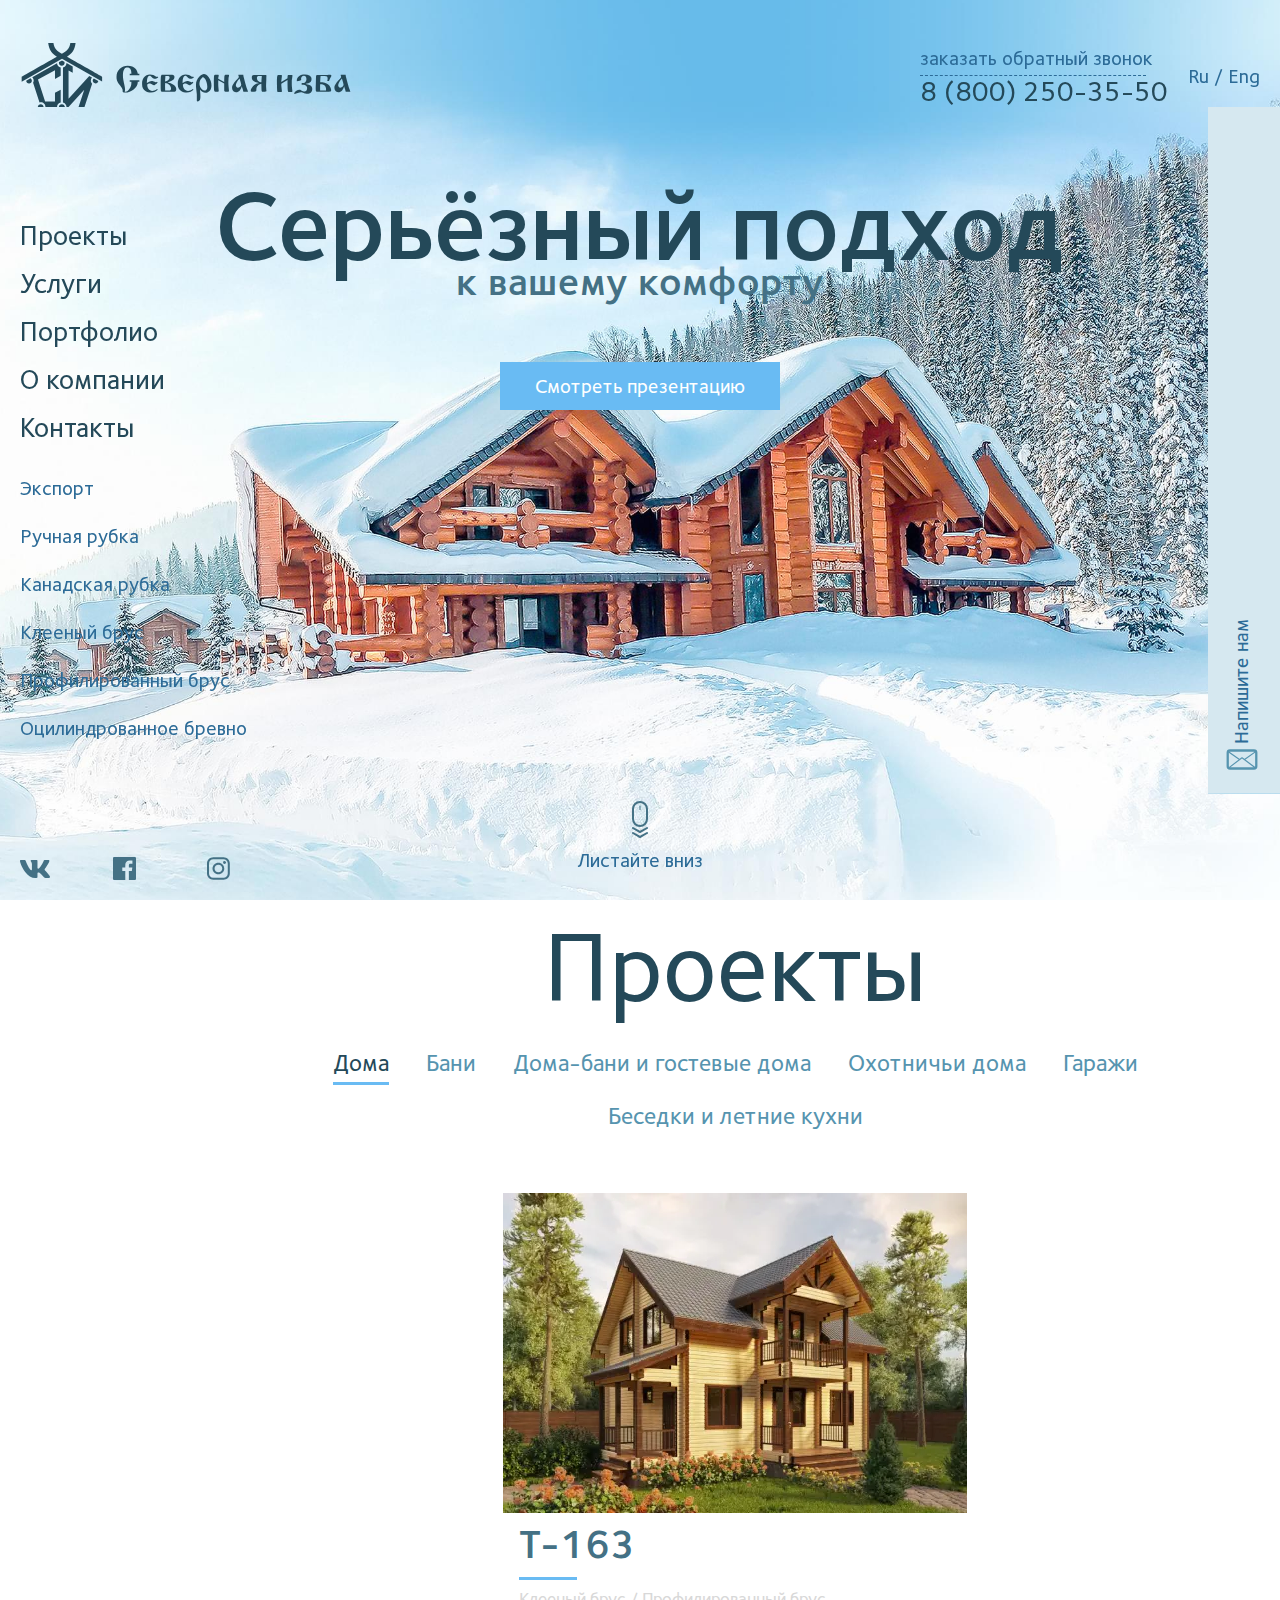
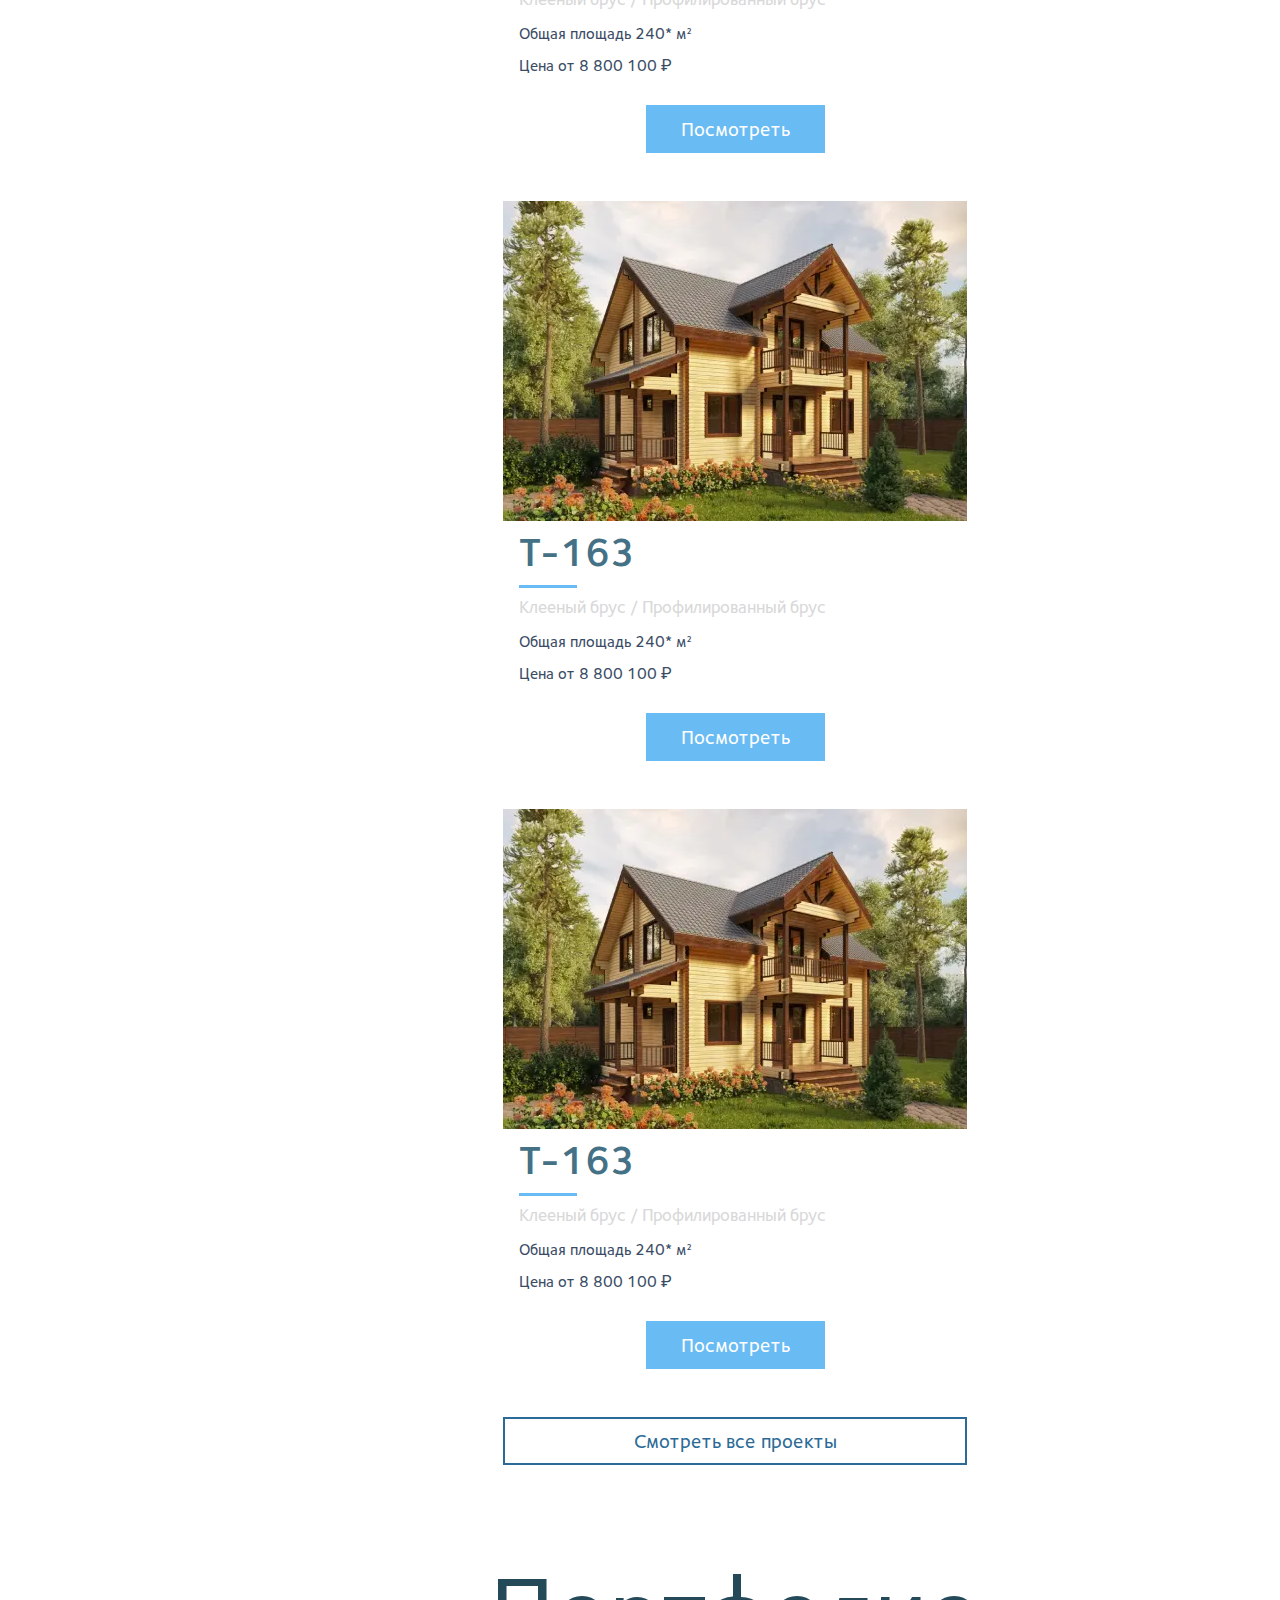
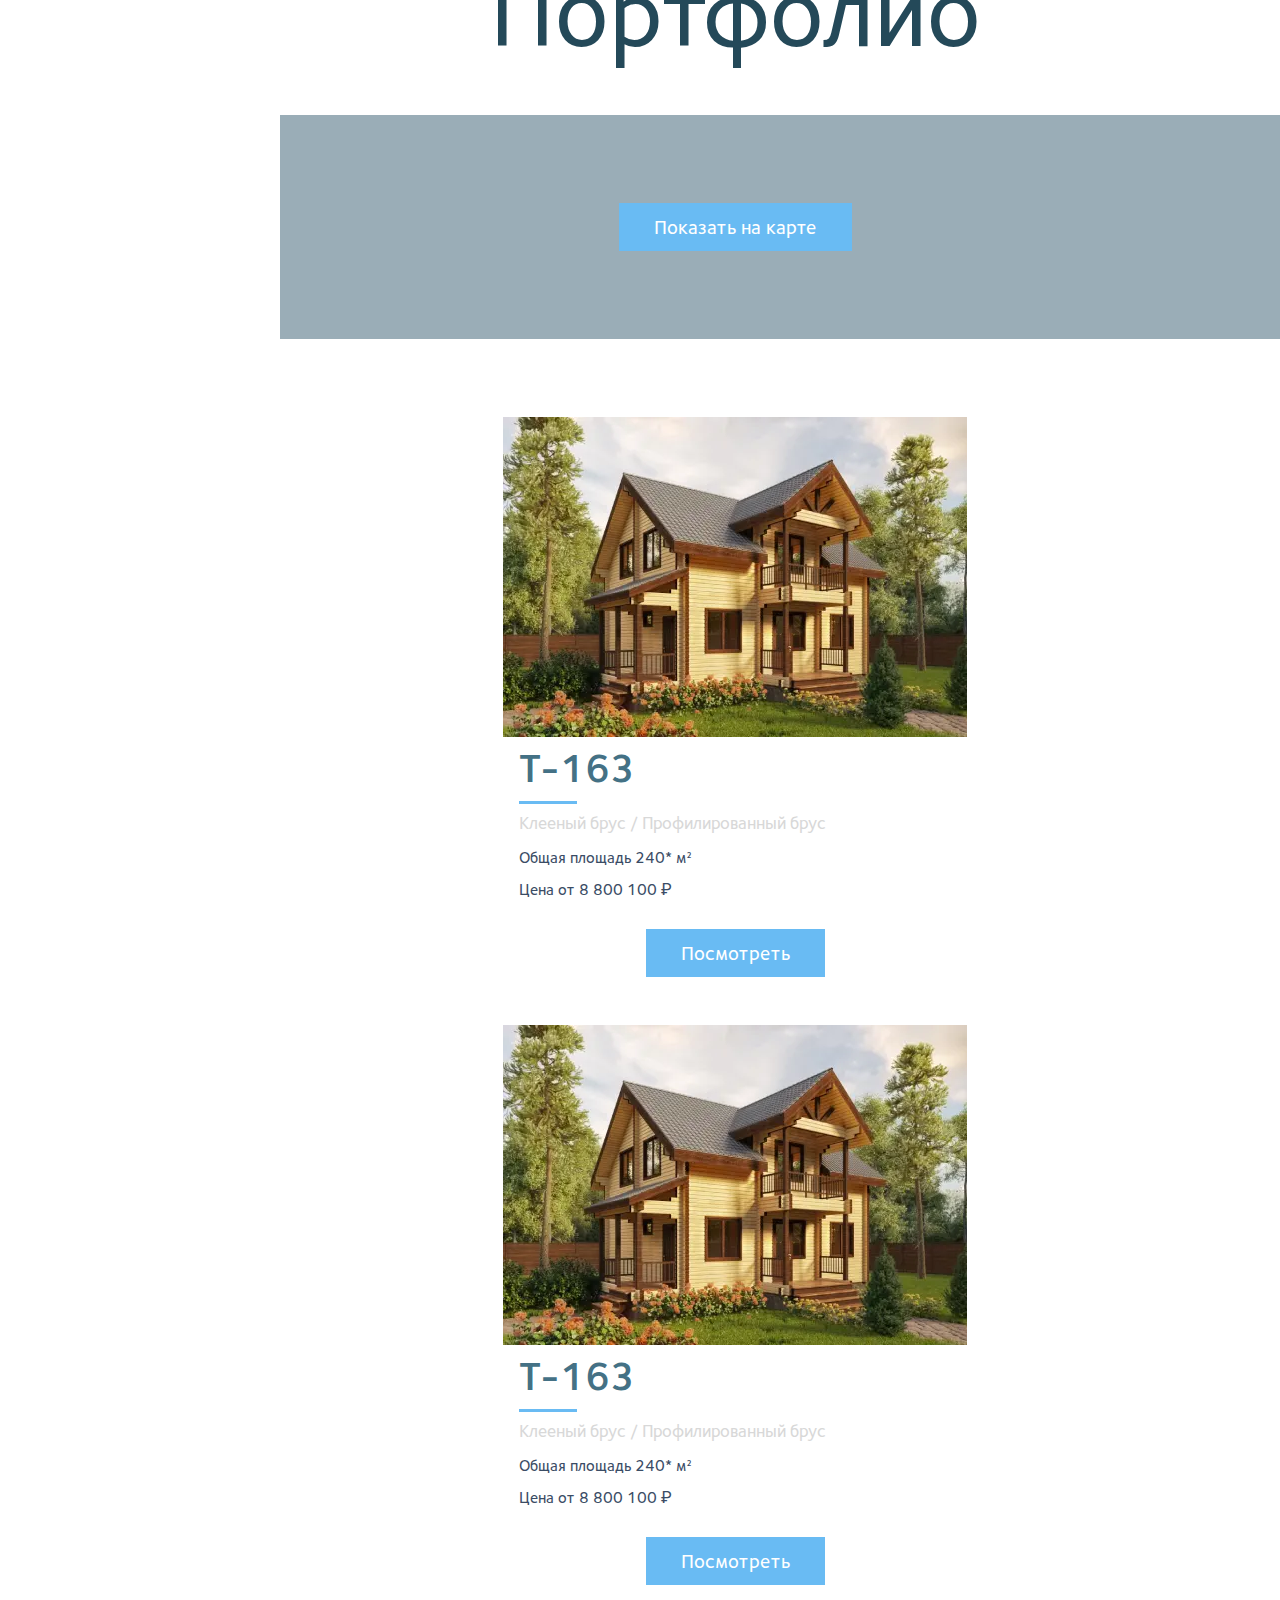
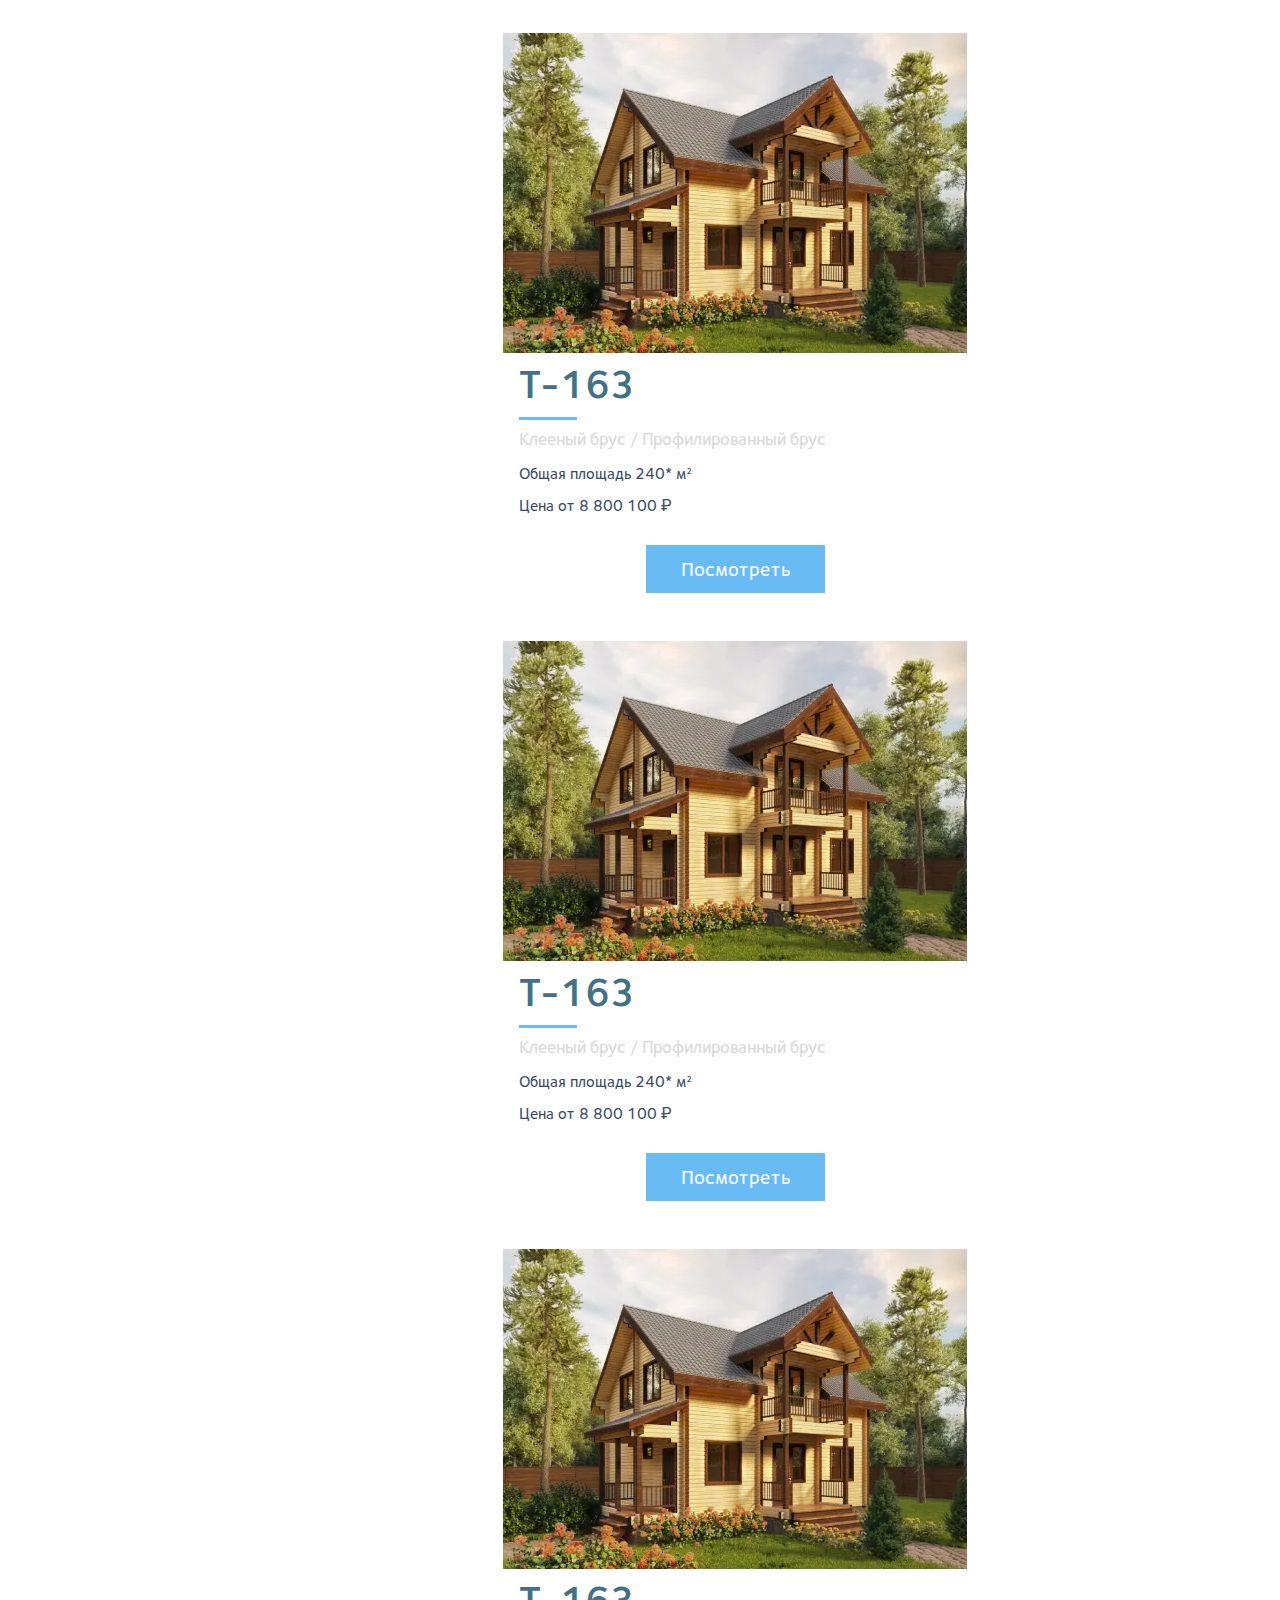
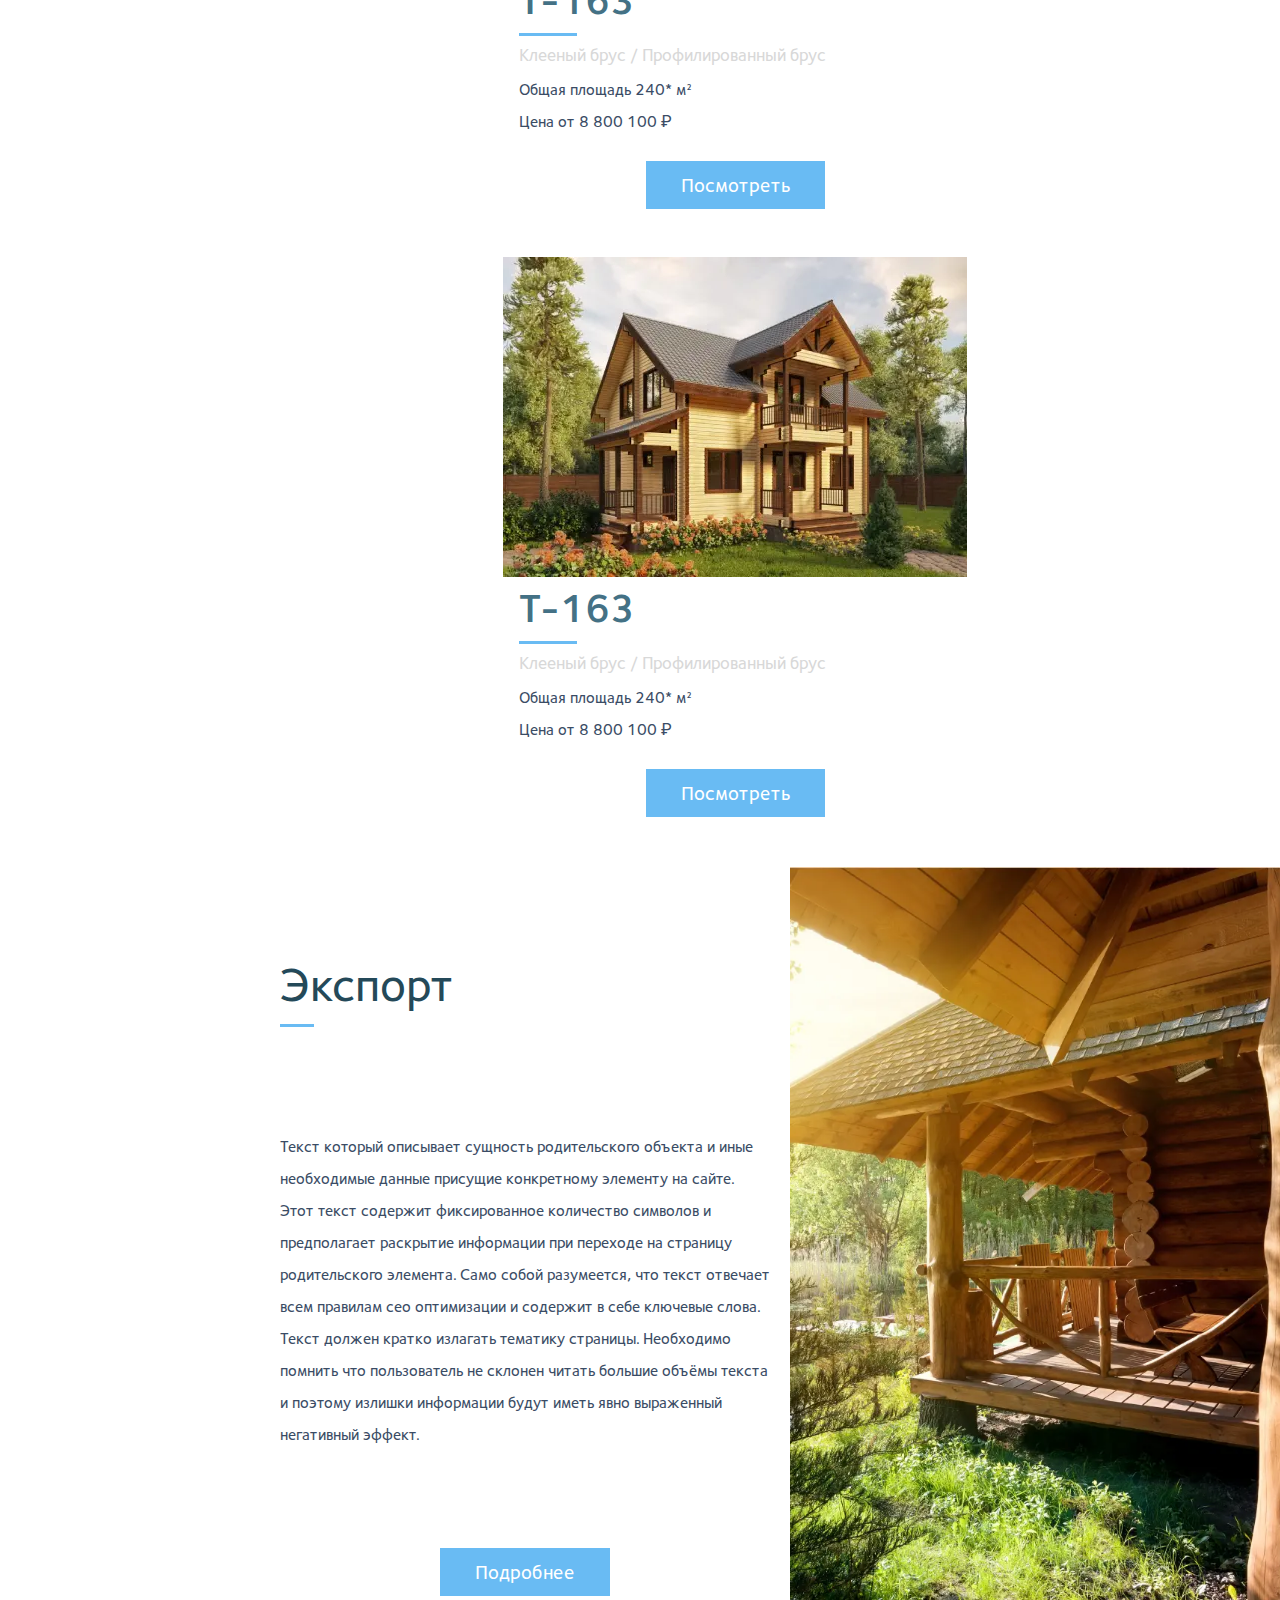
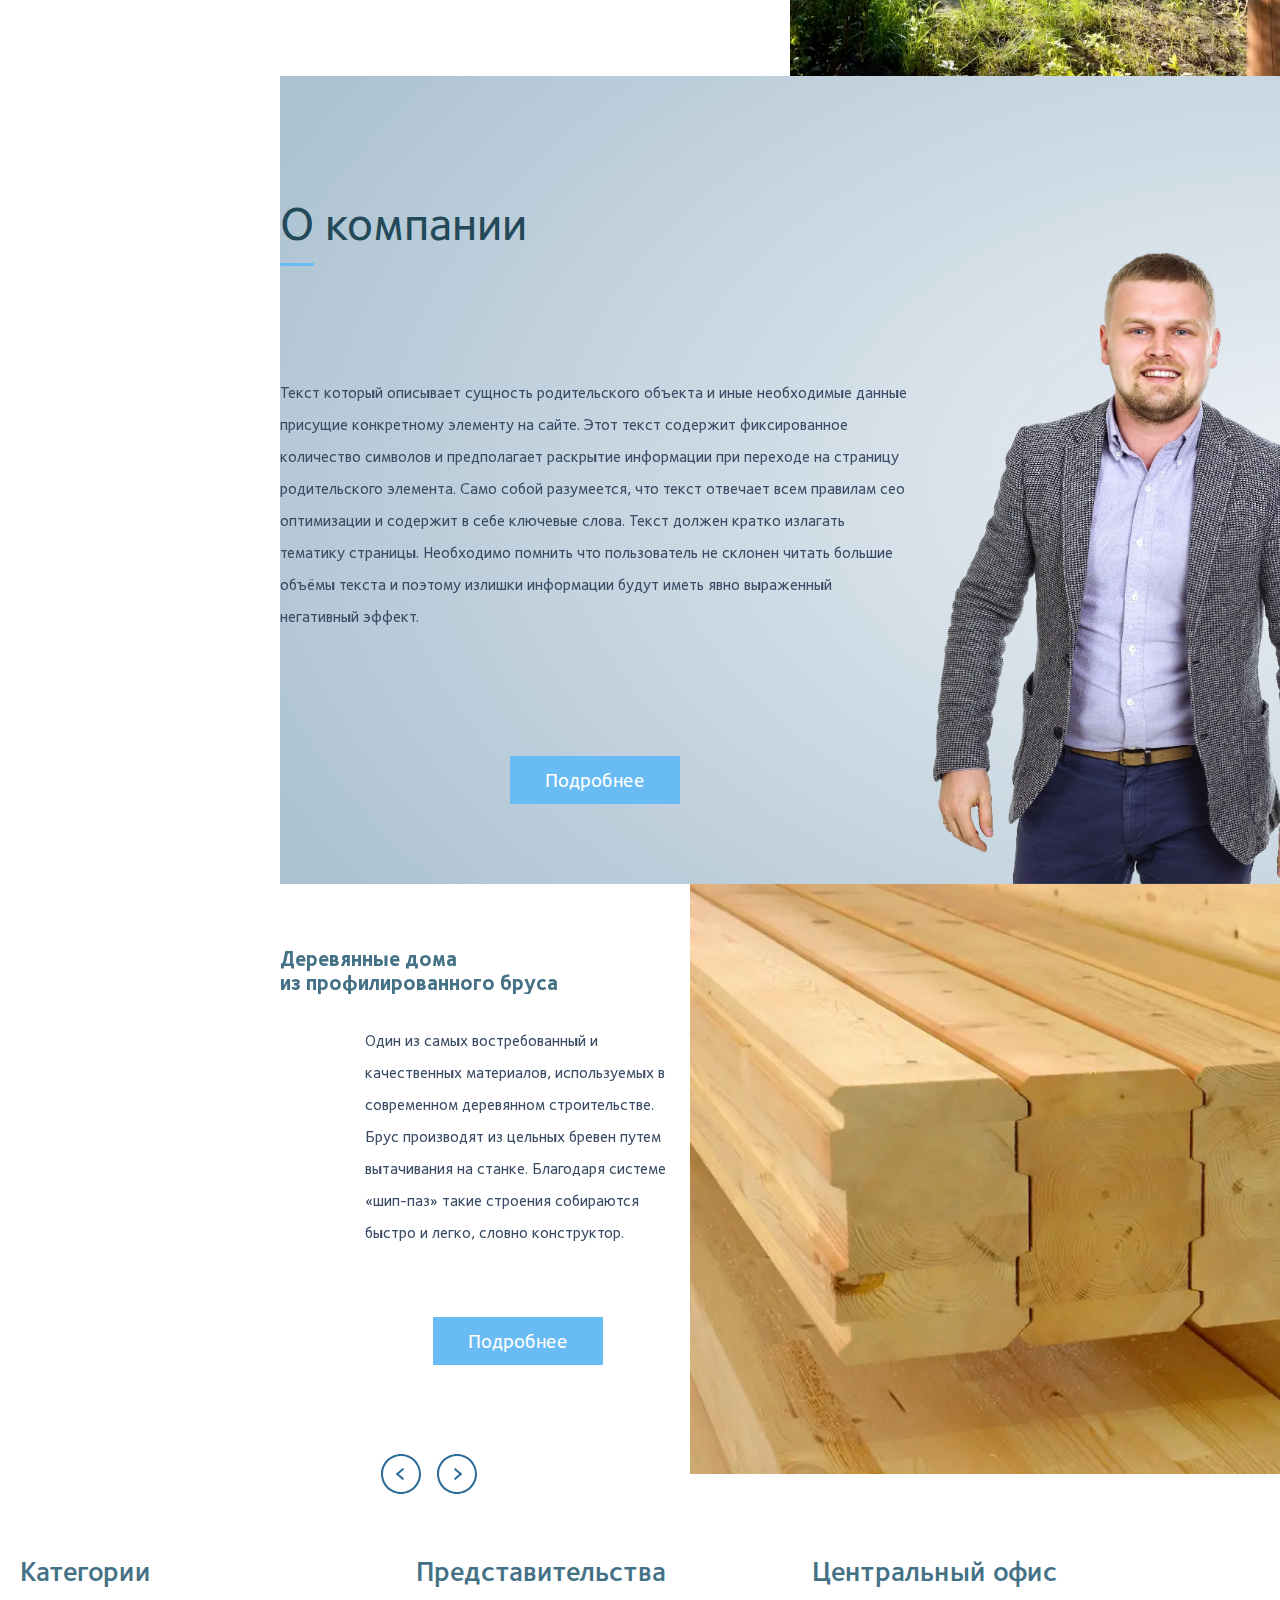
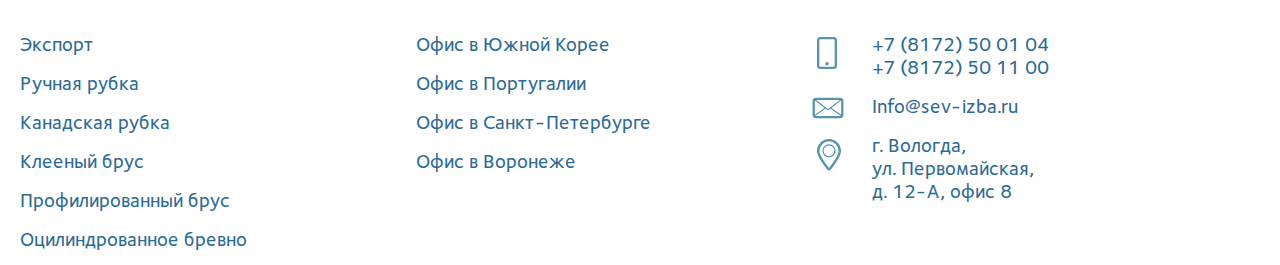
<file: index.html>
<!DOCTYPE html><html lang="ru"><head>	<link rel="stylesheet" href="css/style.min.css" />	<link rel="icon" href="img/logo2.svg" />	<meta http-equiv="Content-type" content="text/html;charset=UTF-8" />	<meta name="viewport" content="width=device-width, initial-scale=1, maximum-scale=1">	<meta name="robots" content="noodp">	<meta name="format-detection" content="telephone=no">	<!-- <meta name="format-detection" content="address=no"> -->	<meta name="description"		content="Срубы из Вологды Северная Изба Строительство деревянных домов Проектирование деревянных домов, производитель клееного бруса, производитель оцилиндрованного">	<meta name="keywords"		content="Срубы из Вологды Северная Изба Строительство деревянных домов. Проектирование. Производство. Строительство. Экспорт деревянных домов. Контакты, деревянные дома Вологда, деревянные дома в вологде, заказать дом из оцилиндрованного бревна, дом из оцилиндрованного бревна вологда, проект деревянного дома вологда , строительство деревянных домов подмосковье, срубы бань из вологды, вологда сруб бани, клееный брус северная изба, дома из оцилиндрованного бруса, строительство домов вологда под ключ, комплекты домов из клееного бруса">	<title>Срубы из Вологды Северная Изба Строительство деревянных домов</title></head><body>	<div class="main-wrapper">		<header class="header">	<div class="header__container">		<div class="header__mail">			<picture><source srcset="./img/mail_icon.svg" type="image/webp"><img src="./img/mail_icon.svg" alt="mail" class="header__mail-image"></picture>		</div>		<div class="header__logo logo-main">			<picture><source srcset="./img/logo_dark.svg" type="image/webp"><img src="./img/logo_dark.svg" alt="logo" class="logo-main__image"></picture>			<picture><source srcset="./img/logo2.svg" type="image/webp"><img src="./img/logo2.svg" alt="logo" class="logo-main__image-mini"></picture>		</div>		<div class="burger">			<span class="burger__span"></span>		</div>		<div class="header__group">			<div class="header__callback">				<div class="header__callback-text">заказать обратный звонок</div>				<div class="header__callback-text-tablet">Заказать обратный звонок</div>				<div class="header__callback-number">8 (800) 250-35-50</div>			</div>			<div class="header__language language">Ru / Eng			</div>			<div class="header__language-table language">Eng			</div>		</div>	</div></header>		<!-- <aside class="menu-wrapper"> --><menu class="menu">	<div class="menu__container">		<div class="menu__top">			<ul>				<li><a class="menu__top-link" data-type="projects-all">Проекты</a></li>				<li><a class="menu__top-link " data-type="services">Услуги</a></li>				<!-- <li><a class="menu__top-link" data-type="prices">Цены</a></li> -->				<li><a class="menu__top-link" data-type="portfolio-all">Портфолио</a></li>				<li><a class="menu__top-link" data-type="company">О компании</a></li>				<li><a class="menu__top-link" data-type="contacts">Контакты</a></li>			</ul>		</div>		<div class="menu__bottom">			<ul>				<li><a class="menu__bottom-link" data-type="hand-felling">Экспорт</a></li>				<li><a class="menu__bottom-link" data-type="hand-felling">Ручная рубка</a></li>				<li><a class="menu__bottom-link" data-type="hand-felling">Канадская рубка</a></li>				<li><a class="menu__bottom-link" data-type="hand-felling">Клееный брус</a></li>				<li><a class="menu__bottom-link" data-type="hand-felling">Профилированный брус</a></li>				<li><a class="menu__bottom-link" data-type="hand-felling">Оцилиндрованное бревно</a></li>			</ul>		</div>	</div>	<div class="social-nets">		<div class="social-nets__vk">			<a href=""><picture><source srcset="./img/vk_logo_dark.svg" type="image/webp"><img src="./img/vk_logo_dark.svg" alt="vk" class="social-nets__image social-nets__image_vk"></picture></a>		</div>		<div class="social-nets__fb">			<a href=""><picture><source srcset="./img/fb_logo_dark.svg" type="image/webp"><img src="./img/fb_logo_dark.svg" alt="fb" class="social-nets__image"></picture></a>		</div>		<div class="social-nets__inst">			<a href=""><picture><source srcset="./img/inst_logo_dark.svg" type="image/webp"><img src="./img/inst_logo_dark.svg" alt="instagram" class="social-nets__image"></picture></a>		</div>	</div></menu><!-- </aside> -->		<menu class="menu-disable">	<div class="menu-disable__container">		<div class="menu-disable__top">			<ul>				<li><a class="menu-disable__top-link" data-type="projects-all">Проекты</a></li>				<li><a class="menu-disable__top-link" data-type="services">Услуги</a></li>				<!-- <li><a class="menu-disable__top-link" data-type="prices">Цены</a></li> -->				<!-- <li><a class="menu-disable__top-link" data-type="portfolio-all">Портфолио</a></li> -->				<li><a class="menu-disable__top-link" data-type="company">О компании</a></li>				<li><a class="menu-disable__top-link" data-type="contacts">Контакты</a></li>			</ul>		</div>		<div class="menu-disable__bottom">			<ul>				<!-- <li><a class="menu-disable__bottom-link" data-type="hand-felling">Экспорт</a></li> -->				<li><a class="menu-disable__bottom-link" data-type="hand-felling">Ручная рубка</a></li>				<li><a class="menu-disable__bottom-link" data-type="hand-felling">Канадская рубка</a></li>				<li><a class="menu-disable__bottom-link" data-type="hand-felling">Клееный брус</a></li>				<li><a class="menu-disable__bottom-link" data-type="hand-felling">Профилированный брус</a></li>				<li><a class="menu-disable__bottom-link" data-type="hand-felling">Оцилиндрованное бревно</a></li>			</ul>		</div>		<div class="menu-disable__footer">			<div class="menu-disable__footer-text">				<a href="" class="menu-disable__footer-link">Eng</a>			</div>		</div>		<div class="social-nets">	<div class="social-nets__vk">		<a href=""><picture><source srcset="./img/vk_logo_dark.svg" type="image/webp"><img src="./img/vk_logo_dark.svg" alt="vk" class="social-nets__image social-nets__image_vk"></picture></a>	</div>	<div class="social-nets__fb">		<a href=""><picture><source srcset="./img/fb_logo_dark.svg" type="image/webp"><img src="./img/fb_logo_dark.svg" alt="fb" class="social-nets__image"></picture></a>	</div>	<div class="social-nets__inst">		<a href=""><picture><source srcset="./img/inst_logo_dark.svg" type="image/webp"><img src="./img/inst_logo_dark.svg" alt="instagram" class="social-nets__image"></picture></a>	</div></div>	</div></menu>		<section class="topic" data-startPage="yes">	<div class="topic__top">		<div class="topic__title title-main">Серьёзный подход		</div>		<div class="topic__text">к вашему комфорту		</div>		<button class="topic__button button">Смотреть презентацию		</button>	</div>	<div class="topic__footer">		<button class="topic__footer-button button">Заказать обратный звонок</button>	</div></section>		<section class="projects" data-type="projects" data-startPage="yes">	<div class="projects__title title-main">Проекты</div>	<menu class="projects__menu">		<div class="projects__menu-item projects__menu-item_active" data-type="house">Дома</div>		<div class="projects__menu-item" data-type="bath">Бани</div>		<div class="projects__menu-item">Дома-бани и гостевые дома</div>		<div class="projects__menu-item">Охотничьи дома</div>		<div class="projects__menu-item">Гаражи</div>		<div class="projects__menu-item">Беседки и летние кухни</div>	</menu>	<div class="projects__body">		<!-- Блок с домами: data-type="house" -->		<div class="projects__item main-item" data-type="house">			<div class="main-item__container">				<div class="main-item__foto">					<picture><source srcset="./img/houses/t163.webp" type="image/webp"><img src="./img/houses/t163.jpg" class="main-item__image" alt=""></picture>				</div>				<div class="main-item__description">					<div class="main-item__title">T-163</div>					<div class="main-item__contain">Клееный брус / Профилированный брус</div>					<div class="main-item__area">Общая площадь 240* м²					</div>					<div class="main-item__price">Цена от 8 800 100 <span class="main-item__price ruble">₽</span></div>				</div>			</div>			<button class="main-item__button button">Посмотреть</button>		</div>		<div class="projects__item main-item" data-type="house">			<div class="main-item__container">				<div class="main-item__foto">					<picture><source srcset="./img/houses/t163.webp" type="image/webp"><img src="./img/houses/t163.jpg" class="main-item__image" alt=""></picture>				</div>				<div class="main-item__description">					<div class="main-item__title">T-163</div>					<div class="main-item__contain">Клееный брус / Профилированный брус</div>					<div class="main-item__area">Общая площадь 240* м²					</div>					<div class="main-item__price">Цена от 8 800 100 <span class="main-item__price ruble">₽</span></div>				</div>			</div>			<button class="main-item__button button">Посмотреть</button>		</div>		<div class="projects__item main-item" data-type="house">			<div class="main-item__container">				<div class="main-item__foto">					<picture><source srcset="./img/houses/t163.webp" type="image/webp"><img src="./img/houses/t163.jpg" class="main-item__image" alt=""></picture>				</div>				<div class="main-item__description">					<div class="main-item__title">T-163</div>					<div class="main-item__contain">Клееный брус / Профилированный брус</div>					<div class="main-item__area">Общая площадь 240* м²					</div>					<div class="main-item__price">Цена от 8 800 100 <span class="main-item__price ruble">₽</span></div>				</div>			</div>			<button class="main-item__button button">Посмотреть</button>		</div>		<!-- Блок с банями: data-type="bath" -->	</div>	<button class="projects__button button_white">Смотреть все проекты</button></section>		<section class="projects-all" data-type="projects-all">	<div class="projects-all__container">		<div class="projects-all__title title-main">Проекты			<div class="projects-all__filter-mobile">фильтры +</div>		</div>		<form class="projects-all__form projects-form">			<div class="projects-form__clear-block-mobile">				<span class="projects-form__clear-block-mobile-text">Очистить фильтры</span>				<div class="projects-form__clear-block-mobile-exit"></div>			</div>			<select name="data-type" class="projects-form__text projects-form__build" data-placeholder="Тип строения">				<option value=""></option>				<!-- <option disabled selected value="">Тип строения</option> -->				<option value="" data-type="first">Любое строение</option>				<option value="house">Дом</option>				<option value="bath">Баня</option>				<option value="house-bath">Дом-баня / гостевой дом</option>				<option value="house-hunting">Охотничий дом</option>				<option value="garage">Гараж</option>				<option value="pavilion">Беседка / летняя кухня</option>			</select>			<select name="data-material" class="projects-form__text projects-form__material" data-placeholder="Материал">				<option value=""></option>>				<!-- <option disabled selected value="">Материал</option> -->				<option value="" data-type="first">Любой материал</option>				<option value="export">Экспорт</option>				<option value="hand-felling">Ручная рубка</option>				<option value="canadian-timber">Канадская рубка</option>				<option value="glued-timber">Клееный брус</option>				<option value="profiled-timber">Профилированный брус</option>				<option value="rounded-timber">Оцилиндрованное бревно</option>			</select>			<div class="projects-form__container">				<input type="number" data-type="price" value="" name="data-pricemin" placeholder="Стоимость, ₽, от"					class="projects-form__number">				<input type="number" data-type="price" value="" name="data-pricemax" placeholder="до"					class="projects-form__number">			</div>			<div class="projects-form__container">				<input type="number" data-type="size" value="" name="data-sizemin" placeholder="Площадь, м², от"					class="projects-form__number">				<input type="number" data-type="size" value="" name="data-sizemax" placeholder="до"					class="projects-form__number">			</div>			<select name="data-bedroom" class="projects-form__text projects-form__text-mini projects-form__bedroom"				data-placeholder="Количество спален">				<option value=""></option>>				<!-- <option disabled selected value="">Количество спален</option> -->				<option value="" data-type="first">Любое количество</option>				<option value="1" data-bedroom="1">Одна спальня</option>				<option value="2" data-bedroom="2">Две спальни</option>				<option value="3" data-bedroom="3">Три спальни</option>				<option value="4" data-bedroom="4">Четыре спальни</option>			</select>			<div class="projects-form__radio-group projects-form__text-mini">Этажность:				<input type="radio" data-floor="1" name="data-floor" id="r1" value="1" class="projects-form__radio">				<label for="r1">1</label>				<input type="radio" data-floor="2" name="data-floor" id="r2" value="2" class="projects-form__radio">				<label for="r2">2</label>				<input type="radio" data-floor="3" name="data-floor" id="r3" value="3" class="projects-form__radio">				<label for="r3">3</label>			</div>			<select name="data-season" class="projects-form__text projects-form__text-mini projects-form__season"				data-placeholder="Сезонность">				<option value=""></option>>				<!-- <option disabled selected value="">Сезонность</option> -->				<option value="" data-type="first">Любой сезон</option>				<option value="summer" data-season="summer">Лето</option>				<option value="winter" data-season="winter">Круглогодично</option>			</select>			<div class="projects-form__container">				<input type="number" data-type="terrace" name="data-terracemin" value="" placeholder="Терасса, м², от"					class="projects-form__number">				<input type="number" data-type="terrace" name="data-terracemax" value="" placeholder="до"					class="projects-form__number">			</div>			<button class="projects-form__button-mobile">Показать проекты домов</button>		</form>		<div class="projects-all__body">			<!-- Блок с домами: data-type="house" -->			<div class="projects-all__item item-projects-all" data-type="house" data-material="glued-timber"				data-sizemin="235" data-sizemax="235" data-pricemin="12000000" data-pricemax="12000000" data-season="summer"				data-floor="2" data-bedroom="2" data-terracemin="30" data-terracemax="30">				<div class="item-projects-all__title">L-100 summer</div>				<div class="item-projects-all__contain">Клееный брус</div>				<div class="item-projects-all__foto">					<picture><source srcset="./img/houses/l100.webp" type="image/webp"><img src="./img/houses/l100.jpg" class="item-projects-all__image" alt=""></picture>				</div>				<div class="item-projects-all__category square">					<div class="item-projects-all__category-text">Общая площадь</div>					<div class="item-projects-all__category-size">235 м²					</div>				</div>				<div class="item-projects-all__category bedroom">					<div class="item-projects-all__category-text">Кол-во спален</div>					<div class="item-projects-all__category-size">2 шт					</div>				</div>				<div class="item-projects-all__category price">					<div class="item-projects-all__category-text">Стоимость</div>					<div class="item-projects-all__category-size">12 000 000 <span							class="item-projects-all__category-size ruble">₽</span>					</div>				</div>				<button class="item-projects-all__button button">Посмотреть</button>			</div>			<div class="projects-all__item item-projects-all" data-type="house" data-material="rounded-timber"				data-sizemin="335" data-sizemax="335" data-pricemin="22000000" data-pricemax="22000000" data-season="winter"				data-floor="3" data-bedroom="3" data-terracemin="50" data-terracemax="50">				<div class="item-projects-all__title">L-44 winter</div>				<div class="item-projects-all__contain">Оцилиндрованное бревно</div>				<div class="item-projects-all__foto">					<picture><source srcset="./img/houses/l44.webp" type="image/webp"><img src="./img/houses/l44.jpg" class="item-projects-all__image" alt=""></picture>				</div>				<div class="item-projects-all__category square">					<div class="item-projects-all__category-text">Общая площадь</div>					<div class="item-projects-all__category-size">335 м²					</div>				</div>				<div class="item-projects-all__category bedroom">					<div class="item-projects-all__category-text">Кол-во спален</div>					<div class="item-projects-all__category-size">3 шт					</div>				</div>				<div class="item-projects-all__category price">					<div class="item-projects-all__category-text">Стоимость</div>					<div class="item-projects-all__category-size">22 000 000 <span							class="item-projects-all__category-size ruble">₽</span>					</div>				</div>				<button class="item-projects-all__button button">Посмотреть</button>			</div>			<div class="projects-all__item item-projects-all" data-type="house" data-material="profiled-timber"				data-sizemin="135" data-sizemax="135" data-pricemin="9000000" data-pricemax="9000000" data-season="summer"				data-floor="1" data-bedroom="1" data-terracemin="20" data-terracemax="20">				<div class="item-projects-all__title">L-100 summer</div>				<div class="item-projects-all__contain">Профилированный брус</div>				<div class="item-projects-all__foto">					<picture><source srcset="./img/houses/l100.webp" type="image/webp"><img src="./img/houses/l100.jpg" class="item-projects-all__image" alt=""></picture>				</div>				<div class="item-projects-all__category square">					<div class="item-projects-all__category-text">Общая площадь</div>					<div class="item-projects-all__category-size">135 м²					</div>				</div>				<div class="item-projects-all__category bedroom">					<div class="item-projects-all__category-text">Кол-во спален</div>					<div class="item-projects-all__category-size">1 шт					</div>				</div>				<div class="item-projects-all__category price">					<div class="item-projects-all__category-text">Стоимость</div>					<div class="item-projects-all__category-size">9 000 000 <span							class="item-projects-all__category-size ruble">₽</span>					</div>				</div>				<button class="item-projects-all__button button">Посмотреть</button>			</div>			<div class="projects-all__item item-projects-all" data-type="bath" data-material="hand-felling"				data-sizemin="90" data-sizemax="90" data-pricemin="7000000" data-pricemax="7000000" data-season="summer"				data-floor="1" data-bedroom="1" data-terracemin="10" data-terracemax="10">				<div class="item-projects-all__title">L-44 bath summer</div>				<div class="item-projects-all__contain">Ручная рубка</div>				<div class="item-projects-all__foto">					<picture><source srcset="./img/houses/l44.webp" type="image/webp"><img src="./img/houses/l44.jpg" class="item-projects-all__image" alt=""></picture>				</div>				<div class="item-projects-all__category square">					<div class="item-projects-all__category-text">Общая площадь</div>					<div class="item-projects-all__category-size">90 м²					</div>				</div>				<div class="item-projects-all__category bedroom">					<div class="item-projects-all__category-text">Кол-во спален</div>					<div class="item-projects-all__category-size">1 шт					</div>				</div>				<div class="item-projects-all__category price">					<div class="item-projects-all__category-text">Стоимость</div>					<div class="item-projects-all__category-size">7 000 000 <span							class="item-projects-all__category-size ruble">₽</span>					</div>				</div>				<button class="item-projects-all__button button">Посмотреть</button>			</div>			<!-- Блок с банями: data-type="bath" -->		</div>		<button class="projects-all__button button_white">Смотреть все проекты</button>	</div></section>		<section class="project-solo">	<nav class="project-solo__navigation-top">		<p class="project-solo__navigation-top-item">проекты</p>		<p class="project-solo__navigation-top-item">дома</p>	</nav>	<div class="project-solo__project-number title-main line1024">L-34</div>	<div class="project-solo__slider slider">		<div class="slider__container">			<div class="slider__container-image">				<div class="slider__image">					<picture><source srcset="./img/houses/solo/l34.webp" type="image/webp"><img src="./img/houses/solo/l34.jpg" alt="l34"></picture>				</div>				<div class="slider__image">					<picture><source srcset="./img/houses/solo/l34.webp" type="image/webp"><img src="./img/houses/solo/l34.jpg" alt="l34"></picture>				</div>				<div class="slider__image">					<picture><source srcset="./img/houses/solo/l34.webp" type="image/webp"><img src="./img/houses/solo/l34.jpg" alt="l34"></picture>				</div>			</div>			<div class="slider__portfolio-link">				<div class="slider__portfolio-link-title">Посмотреть вживую				</div>				<div class="slider__portfolio-link-text">В разделе портфолио есть фото завершенного проекта				</div>			</div>			<section class="slider__arrow-group">				<button class="slider__arrow"></button>				<button class="slider__arrow slider__arrow_right"></button>			</section>			<button class="slider__button button">Заказать строительство</button>			<div class="slider__button-wrapper"></div>		</div>	</div>	<select class="project-solo__material" value="" data-placeholder="Материал">		<!-- Добавляем пустой тег <option>, чтобы отображался атрибут data-placeholder="Материал" (его отдельно стилизуем) -->		<option value=""></option>		<!-- <option hidden disabled value="" data-type="zero">Материал</option> -->		<option data-type="first" value="">Любой материал</option>		<option value="">Оцилиндрованное бревно</option>		<option value="">Клееный брус</option>		<option value="">Профилированный брус</option>		<option value="">Ручная рубка</option>		<option value="">Канадская рубка</option>	</select>	<section class="project-solo__description solo-description">		<div class="solo-description__price">			<div class="solo-description__price-title">Базовая цена</div>			<div class="solo-description__price-price">6 276 524 <span class="solo-description__price-price ruble">₽</span>			</div>			<output class="solo-description__price-meter2">26 152 <span					class="solo-description__price-meter2 ruble">₽</span> за м²</output>		</div>		<div class="solo-description__properties">			<div class="solo-description__properties-item properties-item">				<div class="properties-item__image-container">					<picture><source srcset="./img/full-square.webp" type="image/webp"><img class="properties-item__image" src="./img/full-square.png" alt="logo"></picture>				</div>				<div class="properties-item__title">Общая площадь				</div>				<div class="properties-item__value">≈240 м²</div>			</div>			<div class="solo-description__properties-item properties-item">				<div class="properties-item__image-container">					<picture><source srcset="./img/height.webp" type="image/webp"><img class="properties-item__image" src="./img/height.png" alt="logo"></picture>				</div>				<div class="properties-item__title">Высота 1 этажа				</div>				<div class="properties-item__value">2,9 м</div>			</div>			<div class="solo-description__properties-item properties-item">				<div class="properties-item__image-container">					<picture><source srcset="./img/height.webp" type="image/webp"><img class="properties-item__image" src="./img/height.png" alt="logo"></picture>				</div>				<div class="properties-item__title">Высота аттиковой стены 2 этажа				</div>				<div class="properties-item__value">2,9 м</div>			</div>			<div class="solo-description__properties-item properties-item">				<div class="properties-item__image-container">					<picture><source srcset="./img/bedroom.webp" type="image/webp"><img class="properties-item__image" src="./img/bedroom.png" alt="logo"></picture>				</div>				<div class="properties-item__title long">Количество спален				</div>				<div class="properties-item__title short">Кол-во спален				</div>				<div class="properties-item__value">2</div>			</div>			<div class="solo-description__properties-item properties-item">				<div class="properties-item__image-container">					<picture><source srcset="./img/shower.webp" type="image/webp"><img class="properties-item__image" src="./img/shower.png" alt="logo"></picture>				</div>				<div class="properties-item__title long">Количество душевых				</div>				<div class="properties-item__title short">Кол-во душевых				</div>				<div class="properties-item__value">4</div>			</div>			<div class="solo-description__properties-item properties-item">				<div class="properties-item__image-container">					<picture><source srcset="./img/terrace.webp" type="image/webp"><img class="properties-item__image" src="./img/terrace.png" alt="logo"></picture>				</div>				<div class="properties-item__title">Площадь террас				</div>				<div class="properties-item__value">≈240 м²</div>			</div>		</div>	</section>	<div class="project-solo__download-offer solo-description__properties-item properties-item last">		<div class="properties-item__image-container last">			<picture><source srcset="./img/download-offer.webp" type="image/webp"><img class="properties-item__image" src="./img/download-offer.png" alt="logo"></picture>		</div>		<div class="properties-item__title last">Скачать предложение		</div>		<div class="properties-item__value last">по проекту L-34</div>	</div>	<div class="project-solo__title  title-one">Что включено</div>	<div class="project-solo__text">Подготовка: выезд специалистов-консультантов на объект; корректировка проекта;		размещение строения на генплане; разбивка осей на местности, определяющих габариты будущего дома.		Строительство: все работы выполняются только штатными сотрудниками; на строительной площадке проводится системный		технический контроль; доставка материала включена до 100 км.	</div>	<ul class="project-solo__text">		<li>Персональный менеджер 7/24 (принцип “одного окна”, консультации) </li>		<li>Срок строительства проекта CKD-240 - 80 дней</li>		<li>Гарантия выполнения сроков договора. </li>		<li>2 технических обслуживания включены в стоимость</li>		<li>Гарантия: 5 лет</li>	</ul>	<section class="project-solo__features features">		<div class="features__item">			<div class="features__image-container">				<picture><source srcset="./img/foundation.webp" type="image/webp"><img class="features__image" src="./img/foundation.png" alt="logo"></picture>			</div>			<div class="features__title">Фундамент			</div>			<div class="features__text">Свайно-ростверковый. Самый распространненый на сегодняшний день тип фундамента.				Сваи на глубину 1,8 м, ростверк по сваям 250х440 мм.</div>		</div>		<div class="features__item">			<div class="features__image-container">				<picture><source srcset="./img/roof.webp" type="image/webp"><img class="features__image" src="./img/roof.png" alt="logo"></picture>			</div>			<div class="features__title">Кровля			</div>			<div class="features__text">Металлочерепица. Стропильная система из сухой строганной доски, металлочерепица,				кровельный пирог 200 мм, водосточная система.</div>		</div>		<div class="features__item">			<div class="features__image-container">				<picture><source srcset="./img/wall.webp" type="image/webp"><img class="features__image" src="./img/wall.png" alt="logo"></picture>			</div>			<div class="features__title">Стены			</div>			<div class="features__text">Стеновой клееный брус 200х185 (оптимальная толщина стен для постоянного проживания				в нашем регионе), перекрытия из сухой строганной доски.</div>		</div>		<div class="features__item">			<div class="features__image-container">				<picture><source srcset="./img/window.webp" type="image/webp"><img class="features__image" src="./img/window.png" alt="logo"></picture>			</div>			<div class="features__title">Наружные окна			</div>			<div class="features__text">Оконные и дверные конструкции с использованием профилей из твердого ПВХ. Текстурная				ламинация в любой цвет снаружи или внутри.</div>		</div>		<div class="features__item">			<div class="features__image-container">				<picture><source srcset="./img/price.webp" type="image/webp"><img class="features__image" src="./img/price.png" alt="logo"></picture>			</div>			<div class="features__title">Цена не изменна			</div>			<div class="features__text">Изменение заявленной стоимости возможно только в одном случае: неровный участок				(перепад);			</div>		</div>		<div class="features__item change">			<div class="features__image-container">				<picture><source srcset="./img/price.webp" type="image/webp"><img class="features__image" src="./img/price.png" alt="logo"></picture>			</div>			<div class="features__title">Хотите изменить комплектацию?			</div>			<div class="features__text">Посмотрите подробное описание				- Создайте свою комплектацию и узнайте ее стоимость онлайн			</div>			<button class="features__item__button button">Изменить</button>		</div>		<div class="features__item">			<div class="features__image-container">				<picture><source srcset="./img/door.webp" type="image/webp"><img class="features__image" src="./img/door.png" alt="logo"></picture>			</div>			<div class="features__title">Наружные двери			</div>			<div class="features__text">Оконные и дверные конструкции с использованием профилей из твердого ПВХ. Текстурная				ламинация в любой цвет снаружи или внутри.</div>		</div>		<div class="features__item">			<div class="features__image-container">				<picture><source srcset="./img/floor.webp" type="image/webp"><img class="features__image" src="./img/floor.png" alt="logo"></picture>			</div>			<div class="features__title">Перекрытия			</div>			<div class="features__text">Оконные и дверные конструкции с использованием профилей из твердого ПВХ. Текстурная				ламинация в любой цвет снаружи или внутри.</div>		</div>	</section>	<section class="project-solo__plan plan">		<div class="plan__wrapper"></div>		<div class="plan__title title-one">Планировки		</div>		<div class="plan__slider">			<div class="plan__slider-item">				<picture><source srcset="./img/plan1.webp" type="image/webp"><img class="plan__slider-image" src="./img/plan1.jpg" alt="plan"></picture>			</div>			<div class="plan__slider-item item2">				<picture><source srcset="./img/plan2.webp" type="image/webp"><img class="plan__slider-image" src="./img/plan2.jpg" alt="plan"></picture>			</div>			<div class="plan__slider-item">				<picture><source srcset="./img/plan1.webp" type="image/webp"><img class="plan__slider-image" src="./img/plan1.jpg" alt="plan"></picture>			</div>			<section class="plan__arrow-group">				<button class="plan__arrow"></button>				<button class="plan__arrow plan__arrow_right"></button>			</section>		</div>		<div class="plan__title-bottom">Хотите свою планировку?		</div>		<div class="plan__text">Запишитесь на встречу с архитектором CKD и разработайте собственную планировку совершенно			бесплатно.</div>		<div class="plan__button button">Заказать</div>	</section>	<section class="project-solo__similar-projects similar-projects">		<div class="similar-projects__title  title-one">Похожие проекты</div>		<div class="projects__body">			<!-- Блок с домами: data-type="house" -->			<div class="projects__item main-item" data-type="house">				<div class="main-item__container">					<div class="main-item__foto">						<picture><source srcset="./img/houses/t163.webp" type="image/webp"><img src="./img/houses/t163.jpg" class="main-item__image" alt=""></picture>					</div>					<div class="main-item__description">						<div class="main-item__title">T-163</div>						<div class="main-item__contain">Клееный брус / Профилированный брус</div>						<div class="main-item__area">Общая площадь 240* м²						</div>						<div class="main-item__price">Цена от 8 800 100 <span class="main-item__price ruble">₽</span></div>					</div>				</div>				<button class="main-item__button button">Посмотреть</button>			</div>			<div class="projects__item main-item" data-type="house">				<div class="main-item__container">					<div class="main-item__foto">						<picture><source srcset="./img/houses/t163.webp" type="image/webp"><img src="./img/houses/t163.jpg" class="main-item__image" alt=""></picture>					</div>					<div class="main-item__description">						<div class="main-item__title">T-163</div>						<div class="main-item__contain">Клееный брус / Профилированный брус</div>						<div class="main-item__area">Общая площадь 240* м²						</div>						<div class="main-item__price">Цена от 8 800 100 <span class="main-item__price ruble">₽</span></div>					</div>				</div>				<button class="main-item__button button">Посмотреть</button>			</div>			<div class="projects__item main-item" data-type="house">				<div class="main-item__container">					<div class="main-item__foto">						<picture><source srcset="./img/houses/t163.webp" type="image/webp"><img src="./img/houses/t163.jpg" class="main-item__image" alt=""></picture>					</div>					<div class="main-item__description">						<div class="main-item__title">T-163</div>						<div class="main-item__contain">Клееный брус / Профилированный брус</div>						<div class="main-item__area">Общая площадь 240* м²						</div>						<div class="main-item__price">Цена от 8 800 100 <span class="main-item__price ruble">₽</span></div>					</div>				</div>				<button class="main-item__button button">Посмотреть</button>			</div>			<!-- Блок с банями: data-type="bath" -->		</div>	</section>	<div class="project-solo__button-bottom button_white">Смотреть все проекты</div></section>		<section class="portfolio" data-startPage="yes">	<div class="portfolio__title title-main">Портфолио</div>	<section class="portfolio__body">		<div id="map" class="portfolio__map">			<picture><source srcset="./img/close-button-item-map.webp" type="image/webp"><img src="./img/close-button-item-map.png" class="portfolio__map-exit" alt=""></picture>		</div>		<div class="portfolio__item main-item" data-place="dolgoprudniy">			<div class="main-item__container">				<div class="main-item__foto">					<picture><source srcset="./img/map-house.webp" type="image/webp"><img src="./img/map-house.jpg" class="main-item__image" alt=""></picture>					<picture><source srcset="./img/close-button-item-map.webp" type="image/webp"><img src="./img/close-button-item-map.png" class="main-item__exit" alt=""></picture>				</div>				<div class="main-item__description">					<div class="main-item__title">Охотничий домик в Долгопрудном</div>					<div class="main-item__contain">Клееный брус / Профилированный брус</div>					<div class="main-item__area">Общая площадь 240* м²					</div>					<div class="main-item__price">Цена от 8 800 100 <span class="main-item__price ruble">₽</span></div>				</div>			</div>			<button class="main-item__button">Подробнее</button>		</div>		<div class="portfolio__item main-item" data-place="balashiha">			<div class="main-item__container">				<div class="main-item__foto">					<picture><source srcset="./img/map-house.webp" type="image/webp"><img src="./img/map-house.jpg" class="main-item__image" alt=""></picture>					<picture><source srcset="./img/close-button-item-map.webp" type="image/webp"><img src="./img/close-button-item-map.png" class="main-item__exit" alt=""></picture>				</div>				<div class="main-item__description">					<div class="main-item__title">Дом в Балашихе</div>					<div class="main-item__contain">Клееный брус / Профилированный брус</div>					<div class="main-item__area">Общая площадь 240* м²					</div>					<div class="main-item__price">Цена от 8 800 100 <span class="main-item__price ruble">₽</span></div>				</div>			</div>			<button class="main-item__button">Подробнее</button>		</div>		<div class="portfolio__item main-item" data-place="moskovskiy">			<div class="main-item__container">				<div class="main-item__foto">					<picture><source srcset="./img/map-house.webp" type="image/webp"><img src="./img/map-house.jpg" class="main-item__image" alt=""></picture>					<picture><source srcset="./img/close-button-item-map.webp" type="image/webp"><img src="./img/close-button-item-map.png" class="main-item__exit" alt=""></picture>				</div>				<div class="main-item__description">					<div class="main-item__title">Баня в Московском</div>					<div class="main-item__contain">Клееный брус / Профилированный брус</div>					<div class="main-item__area">Общая площадь 240* м²					</div>					<div class="main-item__price">Цена от 8 800 100 <span class="main-item__price ruble">₽</span></div>				</div>			</div>			<button class="main-item__button">Подробнее</button>		</div>		<div class="portfolio__mark" data-place="dolgoprudniy">			<picture><source srcset="./img/placemark.webp" type="image/webp"><img src="./img/placemark.png" alt="mark" class="portfolio__mark-image"></picture>		</div>		<div class="portfolio__mark portfolio__mark_middle" data-place="balashiha">			<picture><source srcset="./img/placemark.webp" type="image/webp"><img src="./img/placemark.png" alt="mark" class="portfolio__mark-image"></picture>		</div>		<div class="portfolio__mark portfolio__mark_small" data-place="moskovskiy">			<picture><source srcset="./img/placemark.webp" type="image/webp"><img src="./img/placemark.png" alt="mark" class="portfolio__mark-image"></picture>		</div>	</section>	<button class="portfolio__button button">Показать на карте</button>	<section class="portfolio-items">		<!-- Блок с домами: data-type="house" -->		<div class="portfolio__item main-item" data-type="house">			<div class="main-item__container">				<div class="main-item__foto">					<picture><source srcset="./img/houses/t163.webp" type="image/webp"><img src="./img/houses/t163.jpg" class="main-item__image" alt=""></picture>				</div>				<div class="main-item__description">					<div class="main-item__title">T-163</div>					<div class="main-item__contain">Клееный брус / Профилированный брус</div>					<div class="main-item__area">Общая площадь 240* м²					</div>					<div class="main-item__price">Цена от 8 800 100 <span class="main-item__price ruble">₽</span></div>				</div>			</div>			<button class="main-item__button button">Посмотреть</button>		</div>		<div class="portfolio__item main-item" data-type="house">			<div class="main-item__container">				<div class="main-item__foto">					<picture><source srcset="./img/houses/t163.webp" type="image/webp"><img src="./img/houses/t163.jpg" class="main-item__image" alt=""></picture>				</div>				<div class="main-item__description">					<div class="main-item__title">T-163</div>					<div class="main-item__contain">Клееный брус / Профилированный брус</div>					<div class="main-item__area">Общая площадь 240* м²					</div>					<div class="main-item__price">Цена от 8 800 100 <span class="main-item__price ruble">₽</span></div>				</div>			</div>			<button class="main-item__button button">Посмотреть</button>		</div>		<div class="portfolio__item main-item" data-type="house">			<div class="main-item__container">				<div class="main-item__foto">					<picture><source srcset="./img/houses/t163.webp" type="image/webp"><img src="./img/houses/t163.jpg" class="main-item__image" alt=""></picture>				</div>				<div class="main-item__description">					<div class="main-item__title">T-163</div>					<div class="main-item__contain">Клееный брус / Профилированный брус</div>					<div class="main-item__area">Общая площадь 240* м²					</div>					<div class="main-item__price">Цена от 8 800 100 <span class="main-item__price ruble">₽</span></div>				</div>			</div>			<button class="main-item__button button">Посмотреть</button>		</div>		<div class="portfolio__item main-item" data-type="house">			<div class="main-item__container">				<div class="main-item__foto">					<picture><source srcset="./img/houses/t163.webp" type="image/webp"><img src="./img/houses/t163.jpg" class="main-item__image" alt=""></picture>				</div>				<div class="main-item__description">					<div class="main-item__title">T-163</div>					<div class="main-item__contain">Клееный брус / Профилированный брус</div>					<div class="main-item__area">Общая площадь 240* м²					</div>					<div class="main-item__price">Цена от 8 800 100 <span class="main-item__price ruble">₽</span></div>				</div>			</div>			<button class="main-item__button button">Посмотреть</button>		</div>		<div class="portfolio__item main-item" data-type="house">			<div class="main-item__container">				<div class="main-item__foto">					<picture><source srcset="./img/houses/t163.webp" type="image/webp"><img src="./img/houses/t163.jpg" class="main-item__image" alt=""></picture>				</div>				<div class="main-item__description">					<div class="main-item__title">T-163</div>					<div class="main-item__contain">Клееный брус / Профилированный брус</div>					<div class="main-item__area">Общая площадь 240* м²					</div>					<div class="main-item__price">Цена от 8 800 100 <span class="main-item__price ruble">₽</span></div>				</div>			</div>			<button class="main-item__button button">Посмотреть</button>		</div>		<div class="portfolio__item main-item" data-type="house">			<div class="main-item__container">				<div class="main-item__foto">					<picture><source srcset="./img/houses/t163.webp" type="image/webp"><img src="./img/houses/t163.jpg" class="main-item__image" alt=""></picture>				</div>				<div class="main-item__description">					<div class="main-item__title">T-163</div>					<div class="main-item__contain">Клееный брус / Профилированный брус</div>					<div class="main-item__area">Общая площадь 240* м²					</div>					<div class="main-item__price">Цена от 8 800 100 <span class="main-item__price ruble">₽</span></div>				</div>			</div>			<button class="main-item__button button">Посмотреть</button>		</div>	</section></section>		<section class="portfolio-all" data-type="portfolio-all">	<div class="portfolio-all__title title-main">Портфолио</div>	<section class="portfolio-all__body">		<!-- Блок с домами: data-type="house" -->		<div class="portfolio__item main-item" data-type="house">			<div class="main-item__container">				<div class="main-item__foto">					<picture><source srcset="./img/houses/t163.webp" type="image/webp"><img src="./img/houses/t163.jpg" class="main-item__image" alt=""></picture>				</div>				<div class="main-item__description">					<div class="main-item__title">T-163</div>					<div class="main-item__contain">Клееный брус / Профилированный брус</div>					<div class="main-item__area">Общая площадь 240* м²					</div>					<div class="main-item__price">Цена от 8 800 100 <span class="main-item__price ruble">₽</span></div>				</div>			</div>			<button class="main-item__button button">Посмотреть</button>		</div>		<div class="portfolio__item main-item" data-type="house">			<div class="main-item__container">				<div class="main-item__foto">					<picture><source srcset="./img/houses/t163.webp" type="image/webp"><img src="./img/houses/t163.jpg" class="main-item__image" alt=""></picture>				</div>				<div class="main-item__description">					<div class="main-item__title">T-163</div>					<div class="main-item__contain">Клееный брус / Профилированный брус</div>					<div class="main-item__area">Общая площадь 240* м²					</div>					<div class="main-item__price">Цена от 8 800 100 <span class="main-item__price ruble">₽</span></div>				</div>			</div>			<button class="main-item__button button">Посмотреть</button>		</div>		<div class="portfolio__item main-item" data-type="house">			<div class="main-item__container">				<div class="main-item__foto">					<picture><source srcset="./img/houses/t163.webp" type="image/webp"><img src="./img/houses/t163.jpg" class="main-item__image" alt=""></picture>				</div>				<div class="main-item__description">					<div class="main-item__title">T-163</div>					<div class="main-item__contain">Клееный брус / Профилированный брус</div>					<div class="main-item__area">Общая площадь 240* м²					</div>					<div class="main-item__price">Цена от 8 800 100 <span class="main-item__price ruble">₽</span></div>				</div>			</div>			<button class="main-item__button button">Посмотреть</button>		</div>		<div class="portfolio__item main-item" data-type="house">			<div class="main-item__container">				<div class="main-item__foto">					<picture><source srcset="./img/houses/t163.webp" type="image/webp"><img src="./img/houses/t163.jpg" class="main-item__image" alt=""></picture>				</div>				<div class="main-item__description">					<div class="main-item__title">T-163</div>					<div class="main-item__contain">Клееный брус / Профилированный брус</div>					<div class="main-item__area">Общая площадь 240* м²					</div>					<div class="main-item__price">Цена от 8 800 100 <span class="main-item__price ruble">₽</span></div>				</div>			</div>			<button class="main-item__button button">Посмотреть</button>		</div>		<div class="portfolio__item main-item" data-type="house">			<div class="main-item__container">				<div class="main-item__foto">					<picture><source srcset="./img/houses/t163.webp" type="image/webp"><img src="./img/houses/t163.jpg" class="main-item__image" alt=""></picture>				</div>				<div class="main-item__description">					<div class="main-item__title">T-163</div>					<div class="main-item__contain">Клееный брус / Профилированный брус</div>					<div class="main-item__area">Общая площадь 240* м²					</div>					<div class="main-item__price">Цена от 8 800 100 <span class="main-item__price ruble">₽</span></div>				</div>			</div>			<button class="main-item__button button">Посмотреть</button>		</div>		<div class="portfolio__item main-item" data-type="house">			<div class="main-item__container">				<div class="main-item__foto">					<picture><source srcset="./img/houses/t163.webp" type="image/webp"><img src="./img/houses/t163.jpg" class="main-item__image" alt=""></picture>				</div>				<div class="main-item__description">					<div class="main-item__title">T-163</div>					<div class="main-item__contain">Клееный брус / Профилированный брус</div>					<div class="main-item__area">Общая площадь 240* м²					</div>					<div class="main-item__price">Цена от 8 800 100 <span class="main-item__price ruble">₽</span></div>				</div>			</div>			<button class="main-item__button button">Посмотреть</button>		</div>	</section></section>		<section class="export" data-startPage="yes">	<div class="export__wrapper"></div>	<h1 class="export__title title-one">Экспорт</h1>	<div class="export__text text-main">Текст который описывает сущность родительского объекта и иные необходимые данные		присущие конкретному элементу на сайте.		Этот текст содержит фиксированное количество символов и предполагает раскрытие информации при переходе на страницу		родительского элемента. Само собой разумеется, что текст отвечает всем правилам сео оптимизации и содержит в себе		ключевые слова. Текст должен кратко излагать тематику страницы. Необходимо помнить что пользователь не склонен		читать большие объёмы текста и поэтому излишки информации будут иметь явно выраженный негативный эффект. </div>	<button class="export__button button">Подробнее</button>	<div class="export__image-container">		<picture><source srcset="./img/photo-export.webp" type="image/webp"><img class="export__image" src="./img/photo-export.jpg" alt="photo"></picture>	</div></section>		<section class="company" data-type="company" data-startPage="yes">	<div class="company__wrapper"></div>	<div class="company__photo-wrapper"></div>	<div class="company__photo">		<picture><source srcset="./img/director.webp" type="image/webp"><img class="company__image" src="./img/director.png" alt="photo"></picture>	</div>	<h1 class="company__title title-one">О компании</h1>	<div class="company__text text-main">Текст который описывает сущность родительского объекта и иные необходимые данные		присущие конкретному элементу на сайте.		Этот текст содержит фиксированное количество символов и предполагает раскрытие информации при переходе на страницу		родительского элемента. Само собой разумеется, что текст отвечает всем правилам сео оптимизации и содержит в себе		ключевые слова. Текст должен кратко излагать тематику страницы. Необходимо помнить что пользователь не склонен		читать большие объёмы текста и поэтому излишки информации будут иметь явно выраженный негативный эффект. </div>	<button class="company__button button">Подробнее</button></section>		<section class="triple-slider">	<div class="triple-slider__wrapper"></div>	<div class="triple-slider__slider-title slider-title">		<div class="slider-title__item title-two">Деревянные дома <br> из профилированного бруса</div>		<div class="slider-title__item title-two">Дома <br> из оцилиндрованного бревна</div>	</div>	<div class="triple-slider__slider-text slider-text">		<div class="slider-text__item text-main">Один из самых востребованный и качественных материалов, используемых в			современном деревянном строительстве. Брус производят из цельных бревен путем вытачивания на станке. Благодаря			системе «шип-паз» такие строения собираются быстро и легко, словно конструктор.</div>		<div class="slider-text__item text-main">Lorem ipsum dolor sit amet consectetur, adipisicing elit. Quaerat			excepturi blanditiis perspiciatis, quam labore maiores quasi suscipit, qui aut dolor ipsum tenetur ipsam			accusamus, perferendis repellendus ad a earum velit?</div>	</div>	<button class="triple-slider__button button">Подробнее</button>	<div class="triple-slider__slider-left slider-left">		<div class="slider-left__item">			<picture><source srcset="./img/image-left-slider.webp" type="image/webp"><img class="slider-left__image" src="./img/image-left-slider.jpg" alt="image"></picture>		</div>		<div class="slider-left__item">			<picture><source srcset="./img/image-left-slider.webp" type="image/webp"><img class="slider-left__image" src="./img/image-left-slider.jpg" alt="image"></picture>		</div>	</div>	<div class="triple-slider__slider-main slider-main" data-startPage="yes">		<div class="slider-main__item">			<picture><source srcset="./img/image-main-slider.webp" type="image/webp"><img class="slider-main__image" src="./img/image-main-slider.jpg" alt="image"></picture>		</div>		<div class="slider-main__item">			<picture><source srcset="./img/image-main-slider.webp" type="image/webp"><img class="slider-main__image" src="./img/image-main-slider.jpg" alt="image"></picture>		</div>	</div>	<div class="triple-slider__slider-right slider-right">		<div class="slider-right__item">			<picture><source srcset="./img/image-right-slider.webp" type="image/webp"><img class="slider-right__image" src="./img/image-right-slider.jpg" alt="image"></picture>		</div>		<div class="slider-right__item">			<picture><source srcset="./img/image-right-slider.webp" type="image/webp"><img class="slider-right__image" src="./img/image-right-slider.jpg" alt="image"></picture>		</div>	</div>	<section class="triple-slider__arrow-group">		<button class="triple-slider__arrow"></button>		<button class="triple-slider__arrow triple-slider__arrow_right"></button>	</section></section>		<section class="contacts" data-type="contacts">	<div class="contacts__title-main title-main line">Контактная информация</div>	<div class="contacts__text text-main">Текст который описывает сущность родительского объекта и иные необходимые		данные присущие конкретному элементу на сайте. Этот текст содержит фиксированное количество символов и		предполагает раскрытие информации при переходе на страницу родительского элемента</div>	<section class="contacts__office office">		<div class="office__title title-two">Главный офис в Вологде</div>		<div class="office__item">			<div class="office__item-title">Адрес головного офиса			</div>			<div class="office__item-text">160011 г. Вологда, ул Первомайская 12-А, офис 8			</div>		</div>		<div class="office__item">			<div class="office__item-title">Время работы			</div>			<div class="office__item-text">c 9:00 до 18:00			</div>		</div>		<div class="office__item">			<div class="office__item-title">Телефоны			</div>			<div class="office__item-text">+7 (800) 250 35 50 (звонок по РФ бесплатный) <br>				+7 (8172) 50 01 04<br>				+7 (911) 508-11-44			</div>		</div>		<div class="office__item">			<div class="office__item-title">Email			</div>			<div class="office__item-text">info@sev-izba.ru			</div>		</div>		<div class="office__item">			<div class="office__item-title">Реквизиты			</div>			<div class="office__item-text">ООО «Крона»			</div>			<div class="office__item-text item-text-closed">				ИНН 3525379962<br>				КПП 352501001<br>				ОГРН 1163525081686<br>				р/с 40702810112000012465<br>				к/с 30101810900000000644 в Вологодском<br>отделении №8638 ПАО Сербанк России<br>				БИК 041909644<br>				директор Бельский М.В. на основании Устава			</div>		</div>	</section>	<section class="contacts__foreing-offices foreing-offices">		<div class="foreing-offices__item">			<div class="foreing-offices__title title-two">Вологда</div>			<div class="foreing-offices__subtitle text-main">Северная Изба</div>			<div class="foreing-offices__text text-main">Republic of Korea Gyeonggi-do ,448-140, Yongin-si, Suji-gu,				Seongbok-dong,				771</div>			<button class="foreing-offices__button-write button_white">Написать</button>			<button class="foreing-offices__button-call button">Позвонить</button>			<div class="foreing-offices__line-bottom"></div>		</div>		<div class="foreing-offices__item">			<div class="foreing-offices__title title-two">Португалия			</div>			<div class="foreing-offices__subtitle text-main">Северная Изба «VILLA de Madeira»</div>			<div class="foreing-offices__text text-main">Republic of Korea Gyeonggi-do ,448-140, Yongin-si, Suji-gu,				Seongbok-dong,				771</div>			<button class="foreing-offices__button-write button_white">Написать</button>			<button class="foreing-offices__button-call button">Позвонить</button>			<div class="foreing-offices__line-bottom"></div>		</div>		<div class="foreing-offices__item">			<div class="foreing-offices__title title-two">Вологда</div>			<div class="foreing-offices__subtitle text-main">Северная Изба</div>			<div class="foreing-offices__text text-main">Republic of Korea Gyeonggi-do ,448-140, Yongin-si, Suji-gu,				Seongbok-dong,				771</div>			<button class="foreing-offices__button-write button_white">Написать</button>			<button class="foreing-offices__button-call button">Позвонить</button>			<div class="foreing-offices__line-bottom"></div>		</div>		<div class="foreing-offices__item">			<div class="foreing-offices__title title-two">Португалия			</div>			<div class="foreing-offices__subtitle text-main">Северная Изба «VILLA de Madeira»</div>			<div class="foreing-offices__text text-main">Republic of Korea Gyeonggi-do ,448-140, Yongin-si, Suji-gu,				Seongbok-dong,				771</div>			<button class="foreing-offices__button-write button_white">Написать</button>			<button class="foreing-offices__button-call button">Позвонить</button>			<div class="foreing-offices__line-bottom"></div>		</div>	</section>	<div id="contacts-map" class="contacts__map"></div></section><section class="representations" data-type="contacts">	<div class="representations__background"></div>	<div class="representations__title title-main line">Представительства</div>	<div class="representations__content content">		<div class="content__item">			<div class="content__title title-two">Южная Корея</div>			<div class="content__subtitle text-main">SANGWOON TRADE Co.</div>			<div class="content__text text-main">Republic of Korea Gyeonggi-do ,448-140, Yongin-si, Suji-gu,				Seongbok-dong, 771</div>			<div class="content__phone text-main">82(0)10-5285-7708 <br>				82(0)10-7410-7112</div>			<button class="content__button button">Написать</button>			<div class="content__line-bottom"></div>		</div>		<div class="content__item">			<div class="content__title title-two">Португалия</div>			<div class="content__subtitle text-main">Северная Изба «VILLA de Madeira»</div>			<div class="content__text text-main">A República De Portugal 2970-006 Sesimbra de Castelo. Fabricante «VILLA				de Madeira»</div>			<div class="content__phone text-main">+351 961 724 107</div>			<button class="content__button button">Написать</button>			<div class="content__line-bottom"></div>		</div>		<div class="content__item">			<div class="content__title title-two">Санкт-Петербург</div>			<div class="content__subtitle text-main">Северная Изба СПБ</div>			<div class="content__text text-main">г. Санкт-Петербург, Менделеевская ул., дом 2, оф.312</div>			<div class="content__phone text-main">+7 (812) 939 89 86</div>			<button class="content__button button">Написать</button>			<div class="content__line-bottom"></div>		</div>		<div class="content__item">			<div class="content__title title-two">Воронеж</div>			<div class="content__subtitle text-main">Северная Изба Черноземье</div>			<div class="content__text text-main">г. Воронеж ул. Куцыгина 32 оф.305</div>			<div class="content__phone text-main">+7 (900) 958 85 45<br>				+7 (900) 958 85 45<br>				+7 (919) 232 55 62			</div>			<button class="content__button button">Написать</button>			<div class="content__line-bottom"></div>		</div>	</div></section>		<section class="services" data-type="services">	<div class="services__title title-main">Услуги</div>	<menu class="services__menu">		<div class="services__menu-item active" data-type="projecting">Проектирование</div>		<div class="services__menu-item" data-type="production">Производство</div>		<div class="services__menu-item" data-type="building">Строительство</div>	</menu>	<div class="services__menu-line"></div>	<div class="services__content" data-type="projecting">		<div class="services__item item">			<div class="item__title title-two line">Комплексное проектирование</div>			<div class="item__text text-main">Качественное проектирование — это залог беспроблемного строительства,				максимальный срок эксплуатации вашего дома и комфортная жизнь в нём.</div>			<div class="item__link">Подробнее</div>		</div>		<div class="services__item item">			<div class="item__title title-two line">Эскизное проектирование</div>			<div class="item__text text-main">Состав чертежей: привязка объекта на участке, планы этажей, фасады здания,				продольные и поперечные разрезы, спецификация дверных и оконных проемов.</div>			<div class="item__link">Подробнее</div>		</div>		<div class="services__item item">			<div class="item__title title-two line">Архитектурное				проектирование</div>			<div class="item__text text-main">Этот этап является ключевым. Он включает целый ряд разделов, которые детально				будут описывать устройство вашего дома</div>			<div class="item__link">Подробнее</div>		</div>		<div class="services__item item">			<div class="item__title title-two line">Конструктивные				решения</div>			<div class="item__text text-main">Проект Конструктивные решения - аббревиатура КР - является частью общего				проекта вашего будущего дома.</div>			<div class="item__link">Подробнее</div>		</div>		<div class="services__item item">			<div class="item__title title-two line">Дизайн				проект</div>			<div class="item__text text-main">На первый взгляд может показаться, что создание интерьера – это одно чистое				творчество и масса удовольствий. </div>			<div class="item__link">Подробнее</div>		</div>		<div class="services__item item">			<div class="item__title title-two line">Инженерные системы</div>			<div class="item__text text-main">Газ, электричество, канализация и водопровод нужны современному человеку как				воздух.</div>			<div class="item__link">Подробнее</div>		</div>		<div class="services__item item">			<div class="item__title title-two line">Ландшафтный				дизайн</div>			<div class="item__text text-main">Если вы выбрали экологичный деревянный дом, то любовь к природе,				натуральности и красоте должна привести вас к желанию создать красивый ландшафт.</div>			<div class="item__link">Подробнее</div>		</div>	</div>	<div class="services__content" data-type="production">		<div class="services__item item">			<div class="item__title title-two line">Производство</div>			<div class="item__text text-main">Lorem ipsum dolor sit amet consectetur adipisicing elit. Ipsam explicabo				recusandae, ratione accusantium molestiae, ab earum reprehenderit quibusdam delectus modi deleniti labore				excepturi, soluta asperiores obcaecati debitis dolorem ut fugit?</div>			<div class="item__link">Подробнее</div>		</div>		<div class="services__item item">			<div class="item__title title-two line">Производство</div>			<div class="item__text text-main">Lorem ipsum dolor sit amet consectetur adipisicing elit. Ipsam explicabo				recusandae, ratione accusantium molestiae, ab earum reprehenderit quibusdam delectus modi deleniti labore				excepturi, soluta asperiores obcaecati debitis dolorem ut fugit?</div>			<div class="item__link">Подробнее</div>		</div>		<div class="services__item item">			<div class="item__title title-two line">Производство</div>			<div class="item__text text-main">Lorem ipsum dolor sit amet consectetur adipisicing elit. Ipsam explicabo				recusandae, ratione accusantium molestiae, ab earum reprehenderit quibusdam delectus modi deleniti labore				excepturi, soluta asperiores obcaecati debitis dolorem ut fugit?</div>			<div class="item__link">Подробнее</div>		</div>	</div>	<div class="services__content" data-type="building">		<div class="services__item item">			<div class="item__title title-two line">Строительство</div>			<div class="item__text text-main">Lorem ipsum dolor sit amet consectetur adipisicing elit. Ipsam explicabo				recusandae, ratione accusantium molestiae, ab earum reprehenderit quibusdam delectus modi deleniti labore				excepturi, soluta asperiores obcaecati debitis dolorem ut fugit?</div>			<div class="item__link">Подробнее</div>		</div>	</div></section>		<footer class="footer" data-startPage="yes">	<div class="footer__container container">		<div class="footer__category">			<div class="footer__title">Категории</div>			<ul>				<li><a href="" class="footer__item ">Экспорт</a></li>				<li><a href="" class="footer__item ">Ручная рубка</a></li>				<li><a href="" class="footer__item ">Канадская рубка</a></li>				<li><a href="" class="footer__item ">Клееный брус</a></li>				<li><a href="" class="footer__item ">Профилированный брус</a></li>				<li><a href="" class="footer__item ">Оцилиндрованное бревно</a></li>			</ul>		</div>		<div class="footer__representations">			<div class="footer__title">Представительства</div>			<ul>				<li><a href="" class="footer__item ">Офис в Южной Корее</a></li>				<li><a href="" class="footer__item ">Офис в Португалии</a></li>				<li><a href="" class="footer__item ">Офис в Санкт-Петербурге</a></li>				<li><a href="" class="footer__item ">Офис в Воронеже</a></li>			</ul>		</div>		<div class="footer__office">			<div class="footer__title">Центральный офис</div>			<ul>				<li><a href="" class="footer__item footer__item-tel">+7 (8172) 50 01 04 <br> +7 (8172) 50 11 00</a></li>				<li><a href="" class="footer__item footer__item-email">Info@sev-izba.ru</a></li>				<li><a href="" class="footer__item footer__item-address">г. Вологда, <br>ул. Первомайская, <br> д. 12-А,						офис						8</a>				</li>			</ul>		</div>		<div class="footer__map" id="mapFooter">			<!-- <picture><source srcset="./img/map-office2.webp" type="image/webp"><img class="footer__map-image" src="./img/map-office2.jpg" alt="map"></picture> -->		</div>	</div></footer>		<section class="hand-felling" data-type="hand-felling">	<section class="hand-felling__items-block items-block">		<div class="items-block__title title-main">Дома ручной рубки</div>		<div class="items-block__body">			<!-- Блок с домами: data-type="house" -->			<div class="items-block__item main-item" data-type="house" data-visible="yes">				<div class="main-item__container">					<div class="main-item__foto">						<picture><source srcset="./img/houses/t163.webp" type="image/webp"><img src="./img/houses/t163.jpg" class="main-item__image" alt=""></picture>					</div>					<div class="main-item__description">						<div class="main-item__title">T-163</div>						<div class="main-item__contain">Клееный брус / Профилированный брус</div>						<div class="main-item__area">Общая площадь 240* м²						</div>						<div class="main-item__price">Цена от 8 800 100 <span class="main-item__price ruble">₽</span></div>					</div>				</div>				<button class="main-item__button button">Посмотреть</button>			</div>			<div class="items-block__item main-item" data-type="house" data-visible="yes">				<div class="main-item__container">					<div class="main-item__foto">						<picture><source srcset="./img/houses/t163.webp" type="image/webp"><img src="./img/houses/t163.jpg" class="main-item__image" alt=""></picture>					</div>					<div class="main-item__description">						<div class="main-item__title">T-163</div>						<div class="main-item__contain">Клееный брус / Профилированный брус</div>						<div class="main-item__area">Общая площадь 240* м²						</div>						<div class="main-item__price">Цена от 8 800 100 <span class="main-item__price ruble">₽</span></div>					</div>				</div>				<button class="main-item__button button">Посмотреть</button>			</div>			<div class="items-block__item main-item" data-type="house" data-visible="yes">				<div class="main-item__container">					<div class="main-item__foto">						<picture><source srcset="./img/houses/t163.webp" type="image/webp"><img src="./img/houses/t163.jpg" class="main-item__image" alt=""></picture>					</div>					<div class="main-item__description">						<div class="main-item__title">T-163</div>						<div class="main-item__contain">Клееный брус / Профилированный брус</div>						<div class="main-item__area">Общая площадь 240* м²						</div>						<div class="main-item__price">Цена от 8 800 100 <span class="main-item__price ruble">₽</span></div>					</div>				</div>				<button class="main-item__button button">Посмотреть</button>			</div>			<div class="items-block__item main-item" data-type="house">				<div class="main-item__container">					<div class="main-item__foto">						<picture><source srcset="./img/houses/t163.webp" type="image/webp"><img src="./img/houses/t163.jpg" class="main-item__image" alt=""></picture>					</div>					<div class="main-item__description">						<div class="main-item__title">T-163</div>						<div class="main-item__contain">Клееный брус / Профилированный брус</div>						<div class="main-item__area">Общая площадь 240* м²						</div>						<div class="main-item__price">Цена от 8 800 100 <span class="main-item__price ruble">₽</span></div>					</div>				</div>				<button class="main-item__button button">Посмотреть</button>			</div>			<div class="items-block__item main-item" data-type="house">				<div class="main-item__container">					<div class="main-item__foto">						<picture><source srcset="./img/houses/t163.webp" type="image/webp"><img src="./img/houses/t163.jpg" class="main-item__image" alt=""></picture>					</div>					<div class="main-item__description">						<div class="main-item__title">T-163</div>						<div class="main-item__contain">Клееный брус / Профилированный брус</div>						<div class="main-item__area">Общая площадь 240* м²						</div>						<div class="main-item__price">Цена от 8 800 100 <span class="main-item__price ruble">₽</span></div>					</div>				</div>				<button class="main-item__button button">Посмотреть</button>			</div>			<div class="items-block__item main-item" data-type="house">				<div class="main-item__container">					<div class="main-item__foto">						<picture><source srcset="./img/houses/t163.webp" type="image/webp"><img src="./img/houses/t163.jpg" class="main-item__image" alt=""></picture>					</div>					<div class="main-item__description">						<div class="main-item__title">T-163</div>						<div class="main-item__contain">Клееный брус / Профилированный брус</div>						<div class="main-item__area">Общая площадь 240* м²						</div>						<div class="main-item__price">Цена от 8 800 100 <span class="main-item__price ruble">₽</span></div>					</div>				</div>				<button class="main-item__button button">Посмотреть</button>			</div>			<!-- Блок с банями: data-type="bath" -->		</div>	</section>	<section class="hand-felling__description description">		<div class="description__container">			<div class="description__wrapper"></div>			<div class="description__text text-main">Деревянные дома ручной рубки – одна из древнейших технологий				возведения				жилых и				вспомогательных строений. Практически в любом регионе планеты, обладающим достаточными запасами строительной				древесины, уже несколько тысячелетий тому назад зодчие возводили рубленые дома, фортификационные сооружения				и				даже мосты, выделяющиеся своей оригинальной эстетикой и уникальными эксплуатационными характеристиками. <br>				<br>				Благодаря высокой экологичности и здоровому микроклимату в ХХІ				столетии				мода на				классические деревянные дома, выстроенные по канонам древнерусского зодчества, постепенно возвращается.				Итак,				вы решились приобрести деревянный дом ручной рубки. Давайте более детально познакомимся с технологией				строительства и преимуществами рубленных зданий.			</div>			<div class="description__button button_white">Смотреть проекты домов</div>			<div class="description__image-container-one">				<picture><source srcset="./img/photo-export.webp" type="image/webp"><img class="description__image-one" src="./img/photo-export.jpg" alt="photo"></picture>			</div>		</div>	</section>	<section class="hand-felling__advantages advantages">		<div class="advantages__container">			<div class="advantages__title title-three">Преимущества</div>			<div class="advantages__slider-group">				<div class="advantages__text ">					<div class="advantages__text-container text-main">						• изготовление дома ручной рубки только из зимнего леса;						• ручная ювелирная работа при производстве сруба из бревна;						• множество индивидуальных решений при производстве сруба (дикий стиль, современный стиль,						классический						сруб, технология Post and Beam);						• различные варианты обработки дерева (под рубанок, под скобель, неполное снятие коры);						• при обработке под скобель сохраняется естественный защитный слой - заболонь;						• минимальное образование трещин по сравнению с оцилиндрованным бревном (при изготовлении сруба из						зимнего						леса);						• высокая экология жилых и вспомогательных помещений;					</div>				</div>				<div class="advantages__text ">					<div class="advantages__text-container text-main">						• отсутствие необходимости в специальной внутренней отделке						помещения;						• оптимальные климатические условия для проживания в течение круглого года (показатель влажности и						температурный режим, антисептические свойства смол);						• высокие эксплуатационные характеристики и долгосрочность строения. Например, деревянным домам в						музее						деревянного зодчества Семенково (под Вологдой) уже более 100 лет!						• постройка дома обойдется в 1,5 раза дешевле, чем покупка квартиры в стандартной новостройке при						меньшей						площади квартиры в 2 раза);						• для жилых пространств натуральные бревна выполняют роль надежного защитного фильтра.					</div>				</div>				<section class="advantages__arrow-group">					<button class="advantages__arrow"></button>					<button class="advantages__arrow advantages__arrow_right"></button>				</section>			</div>		</div>	</section>	<section class="hand-felling__bottom-block bottom-block">		<div class="bottom-block__container">			<div class="bottom-block__logs">				<picture><source srcset="./img/logs.webp" type="image/webp"><img class="bottom-block__logs-photo" src="./img/logs.jpg" alt="logs-photo"></picture>			</div>			<div class="bottom-block__select-image">				<picture><source srcset="./img/selecting-log.webp" type="image/webp"><img class="bottom-block__select-photo" src="./img/selecting-log.jpg" alt="select-photo"></picture>			</div>			<div class="bottom-block__select-text-gpoup">				<div class="bottom-block__select-title title-three">Выбор материалов для строительства деревянного дома				</div>				<div class="bottom-block__select-text text-main">Деревянные дома ручной рубки чаще всего возводят из ели,					сосны, кедра и лиственницы. Качественная древесина обладает необходимой прочностью для строительства					объемных двух-трехэтажных строений.					Для бревенчатого дома ручной рубки подбирают нижнюю наиболее смолистую часть свежесрубленной					древесины. В процессе обработки мастера получают подготовленное для дальнейшего строительства бревно с					минимальным количеством сучком и визуальных дефектов.</div>			</div>			<div class="bottom-block__process-image">				<picture><source srcset="./img/processing-log.webp" type="image/webp"><img class="bottom-block__process-photo" src="./img/processing-log.jpg" alt="process-photo"></picture>			</div>			<div class="bottom-block__process-text-gpoup">				<div class="bottom-block__process-title title-three">Обработка бревен				</div>				<div class="bottom-block__process-text text-main">После получения материалов для строительства					деревянного дома, необходимо немедленно приступать к их обработке, в противном случае лес может					потерять свои базовые характеристики. Таким образом, бревна окоряются вручную, проходят антисепцию, а					затем складируются в штабелях и просушиваются с целью снижения влажности строительного материала.				</div>			</div>		</div>	</section></section>	</div>	<div class="scroll">	<div class="scroll__logo">		<picture><source srcset="./img/scroll_icon.svg" type="image/webp"><img src="./img/scroll_icon.svg" alt="logo" class="scroll__image"></picture>	</div>	<div class="scroll__text">Листайте вниз</div></div>	<section class="feedback">	<div class="feedback__before">		<p>Напишите нам</p>	</div>	<form id="feedbackForm" enctype="multipart/form-data" class="feedback__form feedback-form" method="post">		<div class=" feedback-form__exit">			<picture><source srcset="./img/close-button.webp" type="image/webp"><img class="feedback-form__exit-image" src="./img/close-button.png" alt="exit"></picture>		</div>		<div class="feedback-form__title">Напишите нам		</div>		<div class="feedback-form__text">Оставьте свое сообщение в этой форме, мы постараемся помочь вам в вашем вопросе!		</div>		<textarea class="feedback-form__input required" type="text" name="text" value="" placeholder="Добрый день!						 Подскажите пожалуйста примерные сроки поставки до" minlength="" required></textarea>		<input class="feedback-form__input required" type="text" name="yourname" value="" placeholder="Имя" minlength="4"			required>		<input class="feedback-form__input" type="tel" name="telephone" value="" placeholder="Телефон" minlength="7"			pattern="^((8|\+7)[\- ]?)?(\(?\d{3}\)?[\- ]?)?[\d\- ]{7,10}$">		<input class="feedback-form__input" type="email" name="email" value="" placeholder="e-mail" minlength="7"			pattern="^((8|\+7)[\- ]?)?(\(?\d{3}\)?[\- ]?)?[\d\- ]{7,10}$" required>		<button class="feedback-form__button button" type="submit" name="button">Отправить</button>		<div class="feedback-form__accept">Нажимая кнопку отправить вы соглашаетесь на обработку данных и подвеждаете факт			ознакомления с политикой конфиденциальности		</div>	</form></section><section class="feedback-form-succses feedback-form">	<div class="feedback-form-succses__container">		<div class="feedback-form-succses__title">Готово!		</div>		<div class="feedback-form-succses__text">В ближайшее время мы получим ваше сообщение, и свяжемся с вами. Ожидайте			звонка!		</div>		<picture><source srcset="./img/done.webp" type="image/webp"><img class="feedback-form-succses__image" src="./img/done.png" alt="succses"></picture>	</div></section><section class="button-to-top">	<picture><source srcset="./img/top_icon.svg" type="image/webp"><img class="button-to-top__image" src="./img/top_icon.svg" alt="button-to-top"></picture></section>	<section class="callback">	<form class="callback__form callback-form" action="index.html" method="post">		<div class="callback-form__exit">			<picture><source srcset="./img/close-button.webp" type="image/webp"><img class="callback-form__exit-image" src="./img/close-button.png" alt="exit"></picture>		</div>		<div class="callback-form__line"></div>		<div class="callback-form__title">Обратный звонок		</div>		<input class="callback-form__input required" type="text" name="yourname" value="" placeholder="Имя" minlength="3"			required>		<input class="callback-form__input" type="tel" name="telephone" value="" placeholder="Телефон" minlength="7"			pattern="^((8|\+7)[\- ]?)?(\(?\d{3}\)?[\- ]?)?[\d\- ]{7,10}$" required>		<div class="callback-form__accept-container">			<div class="callback-form__accept">Нажимая кнопку отправить вы соглашаетесь на обработку данных и подвеждаете				факт				ознакомления с политикой конфиденциальности			</div>		</div>		<button class="callback-form__button button" type="submit" name="button">Перезвонить</button>	</form>	<div class="callback-form callback-form_succses">		<div class="callback-form__exit">			<picture><source srcset="./img/close-button.webp" type="image/webp"><img class="callback-form__exit-image" src="./img/close-button.png" alt="exit"></picture>		</div>		<div class="callback-form_succses__image-wrapper">			<picture><source srcset="./img/done.webp" type="image/webp"><img class="callback-form_succses__image" src="./img/done.png" alt="succses"></picture>		</div>		<div class="callback-form__text">Ваша заявка принята!		</div>		<div class="callback-form__text callback-form__text_bottom">Ожидайте звонка в ближайшее время!		</div>		<button class="callback-form__button button" type="button" name="button">Ok</button>	</div></section>		<script src="https://ajax.googleapis.com/ajax/libs/jquery/3.4.1/jquery.min.js"></script>	<script src="js/slick.min.js"></script>	<script src="js/jquery.validate.js"></script>	<script src="js/jquery.formstyler.js"></script>	<!-- <script src="js/jquery.inputmask.min.js"></script> -->	<script src="https://api-maps.yandex.ru/2.1/?lang=ru_RU&amp;apikey=<50041e89-19da-4d75-befe-7b0fc5d035be>"		type="text/javascript"></script>	<!-- <script src="js/script.js"></script> -->	<script src="js/script.min.js"></script></body></html>
</file>
<file: css/style.min.css>
@charset "UTF-8";*{padding:0;margin:0;border:0}*,:after,:before{-webkit-box-sizing:border-box;box-sizing:border-box}:active,:focus{outline:0}a:active,a:focus{outline:0}aside,footer,header,nav{display:block}body,html{height:100%;width:100%;font-size:100%;line-height:1;font-size:14px;-ms-text-size-adjust:100%;-moz-text-size-adjust:100%;-webkit-text-size-adjust:100%}button,input,textarea{font-family:inherit}input::-ms-clear{display:none}button{cursor:pointer}button::-moz-focus-inner{padding:0;border:0}a,a:visited{text-decoration:none}a:hover{text-decoration:none}ul li{list-style:none}img{vertical-align:top}h1,h2,h3,h4,h5,h6{font-size:inherit;font-weight:inherit}@font-face{font-family:FS-Medium;font-style:normal;font-weight:500;src:local("FoundrySterlingOT3-Medium"),url(../fonts/Medium/FS-Medium.woff2) format("woff2"),url(../fonts/Medium/FS-Medium.woff) format("woff"),url(../fonts/Medium/FS-Medium.svg) format("svg"),url(../fonts/Medium/FS-Medium.otf) format("otf"),url(../fonts/Medium/FS-Medium.eot) format("eot")}@font-face{font-family:FS-Light;font-style:normal;font-weight:300;src:local("FoundrySterlingOT3-Light"),url(../fonts/Light/FS-Light.woff2) format("woff2"),url(../fonts/Light/FS-Light.woff) format("woff"),url(../fonts/Light/FS-Light.svg) format("svg"),url(../fonts/Light/FS-Light.otf) format("otf"),url(../fonts/Light/FS-Light.eot) format("eot")}@font-face{font-family:FS-ExtraBold;font-style:normal;font-weight:800;src:local("FoundrySterlingOT3-ExtraBold"),url(../fonts/ExtraBold/FS-ExtraBold.woff2) format("woff2"),url(../fonts/ExtraBold/FS-ExtraBold.woff) format("woff"),url(../fonts/ExtraBold/FS-ExtraBold.svg) format("svg"),url(../fonts/ExtraBold/FS-ExtraBold.otf) format("otf"),url(../fonts/ExtraBold/FS-ExtraBold.eot) format("eot")}@font-face{font-family:FS-Demi;font-style:normal;font-weight:600;src:local("FoundrySterlingOT3-Demi"),url(../fonts/Demi/FS-Demi.woff2) format("woff2"),url(../fonts/Demi/FS-Demi.woff) format("woff"),url(../fonts/Demi/FS-Demi.svg) format("svg"),url(../fonts/Demi/FS-Demi.otf) format("otf"),url(../fonts/Demi/FS-Demi.eot) format("eot")}@font-face{font-family:FS-Book;font-style:normal;font-weight:300;src:local("FoundrySterlingOT3-Book"),url(../fonts/Book/FS-Book.woff2) format("woff2"),url(../fonts/Book/FS-Book.woff) format("woff"),url(../fonts/Book/FS-Book.svg) format("svg"),url(../fonts/Book/FS-Book.otf) format("otf"),url(../fonts/Book/FS-Book.eot) format("eot")}@font-face{font-family:FS-Bold;font-style:normal;font-weight:700;src:local("FoundrySterlingOT3-Bold"),url(../fonts/Bold/FS-Bold.woff2) format("woff2"),url(../fonts/Bold/FS-Bold.woff) format("woff"),url(../fonts/Bold/FS-Bold.svg) format("svg"),url(../fonts/Bold/FS-Bold.otf) format("otf"),url(../fonts/Bold/FS-Bold.eot) format("eot")}@font-face{font-family:FS-BkItalic;font-style:italic;font-weight:300;src:local("FoundrySterlingOT3-BkItalic"),url(../fonts/BlackItalic/FS-BkItalic.woff2) format("woff2"),url(../fonts/BlackItalic/FS-BkItalic.woff) format("woff"),url(../fonts/BlackItalic/FS-BkItalic.svg) format("svg"),url(../fonts/BlackItalic/FS-BkItalic.otf) format("otf"),url(../fonts/BlackItalic/FS-BkItalic.eot) format("eot")}@font-face{font-family:Roboto;font-style:normal;font-weight:300;src:local("Roboto"),url(../fonts/Roboto-Light/Roboto-Light.woff2) format("woff2"),url(../fonts/Roboto-Light/Roboto-Light.woff) format("woff"),url(../fonts/Roboto-Light/Roboto-Light.svg) format("svg"),url(../fonts/Roboto-Light/Roboto-Light.otf) format("otf"),url(../fonts/Roboto-Light/Roboto-Light.eot) format("eot")}@font-face{font-family:Roboto;font-style:normal;font-weight:400;src:local("Roboto"),url(../fonts/Roboto-Regular/Roboto-Regular.woff2) format("woff2"),url(../fonts/Roboto-Regular/Roboto-Regular.woff) format("woff"),url(../fonts/Roboto-Regular/Roboto-Regular.svg) format("svg"),url(../fonts/Roboto-Regular/Roboto-Regular.otf) format("otf"),url(../fonts/Roboto-Regular/Roboto-Regular.eot) format("eot")}@font-face{font-family:Roboto;font-style:normal;font-weight:500;src:local("Roboto"),url(../fonts/Roboto-Medium/Roboto-Medium.woff2) format("woff2"),url(../fonts/Roboto-Medium/Roboto-Medium.woff) format("woff"),url(../fonts/Roboto-Medium/Roboto-Medium.svg) format("svg"),url(../fonts/Roboto-Medium/Roboto-Medium.otf) format("otf"),url(../fonts/Roboto-Medium/Roboto-Medium.eot) format("eot")}@font-face{font-family:Roboto;font-style:normal;font-weight:700;src:local("Roboto"),url(../fonts/Roboto-Bold/Roboto-Bold.woff2) format("woff2"),url(../fonts/Roboto-Bold/Roboto-Bold.woff) format("woff"),url(../fonts/Roboto-Bold/Roboto-Bold.svg) format("svg"),url(../fonts/Roboto-Bold/Roboto-Bold.otf) format("otf"),url(../fonts/Roboto-Bold/Roboto-Bold.eot) format("eot")}.logo-main{width:332px;height:64px;cursor:pointer}.logo-main__image{-o-object-fit:cover;object-fit:cover}.logo-main__image-mini{display:none}.language{font-family:FS-Medium;font-size:20px;color:#2c6b97;cursor:pointer}.header{-ms-grid-row:1;-ms-grid-column:1;-ms-grid-column-span:3;grid-area:head;position:fixed;left:50%;-webkit-transform:translateX(-50%);-ms-transform:translateX(-50%);transform:translateX(-50%);padding-top:43px;padding-bottom:20px;z-index:1002}.header_white{background-color:#fff;width:100vw}.header__container{margin:0 auto;width:1920px;display:-ms-grid;display:grid;-ms-grid-rows:auto;-ms-grid-columns:20px minmax(auto,350px) 1fr minmax(auto,1355px) 20px;grid-template:auto/20px minmax(auto,350px) 1fr minmax(auto,1355px) 20px;-webkit-box-align:center;-ms-flex-align:center;align-items:center}.header__mail{display:none;cursor:pointer;-ms-grid-column:2;-ms-grid-column-span:1;grid-column:2/3}.header__mail-image{width:32px;height:32px;-o-object-fit:contain;object-fit:contain;position:relative;top:2px}.header__logo{-ms-grid-column:2;-ms-grid-column-span:1;grid-column:2/3}.header__group{-ms-grid-column:4;-ms-grid-column-span:1;grid-column:4/5;-ms-grid-column-align:end;justify-self:end;display:-ms-grid;display:grid;-ms-grid-rows:1fr;-ms-grid-columns:auto 1fr auto;grid-template:1fr/auto 1fr auto;-webkit-box-align:center;-ms-flex-align:center;align-items:center}.header__callback{font-family:FS-Medium}.header__callback-text{color:#2c6b97;font-size:20px;cursor:pointer;position:relative;padding-bottom:9px}.header__callback-text::after{position:absolute;content:"";width:226px;border-bottom:1px dashed #2c6b97;left:0;top:28px}.header__callback-text-tablet{color:#2c6b97;cursor:pointer}.header__callback-number{color:#244959;font-size:28px;white-space:nowrap}.header__language{-ms-grid-column:3;grid-column:3;padding-left:20px}.header__language-table{display:none;-ms-grid-column-align:end;justify-self:end}.burger{z-index:20;display:none;position:relative;height:32px;width:32px;-webkit-user-select:none;-moz-user-select:none;-ms-user-select:none;user-select:none;cursor:pointer;top:7px;left:4px}.burger:after,.burger:before{content:"";position:absolute;height:2px;background-color:#5694af;border-radius:2px;-webkit-transition:all .4s;-o-transition:all .4s;transition:all .4s}.burger:before{top:2px;width:26px}.burger:after{top:18px;width:20px}.burger__span{position:absolute;width:14px;height:2px;background-color:#5694af;top:10.5px;border-radius:2px}.burger-disable{z-index:1001;-ms-grid-column:3;grid-column:3;-ms-grid-row:1;grid-row:1;-ms-grid-column-align:end;justify-self:end;display:none;position:relative;height:32px;width:32px;-webkit-user-select:none;-moz-user-select:none;-ms-user-select:none;user-select:none;cursor:pointer;-webkit-transition:all 3s;-o-transition:all 3s;transition:all 3s}.burger-disable:after,.burger-disable:before{content:"";position:absolute;width:26px;height:2px;background-color:#5694af;border-radius:2px;-webkit-transition:-webkit-transform .4s;transition:-webkit-transform .4s;-o-transition:transform .4s;transition:transform .4s;transition:transform .4s,-webkit-transform .4s;top:16px;left:3px}.burger-disable:before{-webkit-transform:rotate(45deg);-ms-transform:rotate(45deg);transform:rotate(45deg)}.burger-disable:after{-webkit-transform:rotate(-45deg);-ms-transform:rotate(-45deg);transform:rotate(-45deg)}.burger-disable .burger__span{display:none}.menu{font-family:FS-Medium;position:fixed;z-index:1;left:20px;height:100vh;white-space:nowrap;overflow:hidden;overflow-y:scroll;scrollbar-width:none;display:-ms-grid;display:grid;-ms-grid-rows:127px 1fr auto 1fr auto;-ms-grid-columns:auto;grid-template:[header] 127px 1fr [menu] auto 1fr [social] auto/auto}.menu::-webkit-scrollbar{height:12px;width:12px;background:0 0}.menu__container{grid-row:menu}.menu__top li{padding-bottom:20px}.menu__top li a{display:inline-block;cursor:pointer;color:#244959;font-size:28px}.menu__top li a:hover{color:#2c6b97;-webkit-transform:translate(1%,-2%) scale(1.02);-ms-transform:translate(1%,-2%) scale(1.02);transform:translate(1%,-2%) scale(1.02)}.menu__top .active{position:relative}.menu__top .active::after{position:absolute;content:url(../img/selector.png);top:-3px;right:-15px}.menu__bottom{padding-top:17px}.menu__bottom li{padding-bottom:28px}.menu__bottom li a{display:inline-block;cursor:pointer;color:#2c6b97;font-size:20px}.menu__bottom li a:hover{color:#358cc8;-webkit-transform:translate(1%,-2%) scale(1.03);-ms-transform:translate(1%,-2%) scale(1.03);transform:translate(1%,-2%) scale(1.03)}.menu__bottom .active{position:relative}.menu__bottom .active::after{position:absolute;content:url(../img/selector-bottom.png);top:-1px;right:-15px}.menu .social-nets{grid-row:social;display:-ms-grid;display:grid;-ms-grid-rows:auto;-ms-grid-columns:(1fr)[3];grid-template:auto/repeat(3,1fr);justify-items:space-between;-webkit-box-align:center;-ms-flex-align:center;align-items:center;margin-bottom:20px}.menu .social-nets__image{-o-object-fit:contain;object-fit:contain}.menu-disable{display:none;z-index:1001;font-family:FS-Medium;background-color:#fff;width:100vw;min-width:290px;overflow-y:scroll;height:100vh;position:fixed}.menu-disable__container{display:-ms-grid;display:grid;-ms-grid-rows:66px auto auto 1fr 76px;-ms-grid-columns:89px auto 1fr;grid-template:66px auto auto 1fr 76px/89px auto 1fr;height:100vh}.menu-disable__top{-ms-grid-row:2;grid-row:2;-ms-grid-column:2;grid-column:2;padding-bottom:24px}.menu-disable__top li{padding-bottom:23px}.menu-disable__top li a{color:#244959;font-size:28px;font-size:24px}.menu-disable__bottom{-ms-grid-row:3;grid-row:3;-ms-grid-column:2;grid-column:2}.menu-disable__bottom li{padding-bottom:32px}.menu-disable__bottom li a{color:#2c6b97;font-size:13px}.menu-disable .social-nets{display:none}.menu-disable__footer{-ms-grid-row:5;grid-row:5;-ms-grid-column:1;-ms-grid-column-span:3;grid-column:1/4;background-color:#e9f1f5;display:-webkit-box;display:-ms-flexbox;display:flex}.menu-disable__footer-text{margin:15px 0 0 92px}.menu-disable__footer-text a{text-decoration:none;color:#37739c}.scroll{position:fixed;bottom:27px;cursor:pointer;width:126px;height:72px;margin:auto;left:0;right:0;text-align:center}.scroll__logo{padding-bottom:10px}.scroll__image{-o-object-fit:contain;object-fit:contain}.scroll__text{font-size:20px;color:#2c6b97}.topic{-ms-grid-row:2;-ms-grid-column:1;-ms-grid-column-span:3;grid-area:topic;width:100vw;position:relative;top:0;left:50%;-webkit-transform:translateX(-50%);-ms-transform:translateX(-50%);transform:translateX(-50%);text-align:center;font-family:FS-Demi;padding-top:179px;height:100vh;background:url(../img/main-background-new.jpg) 0 36%/cover no-repeat}.topic__text{color:#447185;font-size:40px}.topic__button{margin-top:63px}.topic__button:hover{background-color:#6fb0dc}.topic__footer{display:none}.topic__footer .topic__footer-button{background-color:#d6e8f0;border:1px solid #2c6b97;color:#2c6b97;white-space:nowrap}.topic__footer .topic__footer-button:hover{background-color:#69bbf3;border:1px solid #69bbf3;color:#fff}div [hidden]{display:none}.main-item{display:-webkit-box;display:-ms-flexbox;display:flex;-webkit-box-orient:vertical;-webkit-box-direction:normal;-ms-flex-direction:column;flex-direction:column;-webkit-box-pack:justify;-ms-flex-pack:justify;justify-content:space-between;width:464px;height:560px}.main-item__container{display:-webkit-box;display:-ms-flexbox;display:flex;-webkit-box-orient:vertical;-webkit-box-direction:normal;-ms-flex-direction:column;flex-direction:column;-webkit-box-align:start;-ms-flex-align:start;align-items:flex-start;-webkit-box-pack:start;-ms-flex-pack:start;justify-content:flex-start}.main-item__foto{margin-bottom:5px}.main-item__image{width:464px;height:320px;-o-object-fit:cover;object-fit:cover}.main-item__description{padding-left:16px}.main-item__title{font-family:FS-Demi;font-size:40px;line-height:48px;color:#447185;position:relative;margin-bottom:22px}.main-item__title::after{content:"";position:absolute;top:59px;left:0;width:58px;height:3px;background-color:#69bbf3}.main-item__contain{font-size:18px;line-height:21px;color:#d8d8d8;margin-bottom:8px}.main-item__area,.main-item__price{font-size:16px;line-height:32px;color:#3a4c65}.main-item .ruble{font-family:Roboto;font-weight:400}div [hidden]{display:none}.item-projects-all{background-color:#d8e6bf;display:-ms-grid;display:grid;grid:[title] auto [contain] 30px [top-gap] 15px [photo] auto [middle-gap] 30px [category] auto/[left-gap] 15px [square] auto [bedroom] auto [price] auto [button] auto [right-gap] 15px;max-width:706px;min-width:570px}.item-projects-all__title{grid-row:title;grid-column:2/-2;font-family:FS-Demi;font-size:40px;color:#447185;position:relative}.item-projects-all__contain{grid-row:contain;grid-column:2/-2;-ms-grid-row-align:end;align-self:end;font-size:18px;line-height:21px;color:#a8a8a8}.item-projects-all__foto{grid-row:photo;grid-column:1/-1}.item-projects-all__image{width:100%;height:100%;-o-object-fit:cover;object-fit:cover}.item-projects-all__category{white-space:nowrap}.item-projects-all__category-text{font-size:16px;line-height:32px;color:#3a4c65}.item-projects-all__category-size{font-size:28px;line-height:32px;color:#447185}.item-projects-all__category .ruble{font-family:Roboto;font-weight:400}.item-projects-all .square{grid-row:category;grid-column:square}.item-projects-all .bedroom{grid-row:category;grid-column:bedroom}.item-projects-all .price{grid-row:category;grid-column:price}.item-projects-all__button{grid-row:category;grid-column:button;-ms-grid-column-align:center;justify-self:center}.projects{-ms-grid-row:3;-ms-grid-column:2;grid-area:projects;max-width:100vw;margin-bottom:100px;display:-ms-grid;display:grid;grid:repeat(4,auto)/[main] 1fr}.projects__title{-ms-grid-row:1;grid-row:1;grid-column:main;-ms-grid-column-align:center;justify-self:center;margin-bottom:47px}.projects__menu{-ms-grid-row:2;grid-row:2;grid-column:main;-ms-grid-column-align:center;justify-self:center;width:100%;display:-webkit-box;display:-ms-flexbox;display:flex;-webkit-box-pack:center;-ms-flex-pack:center;justify-content:center;-webkit-box-align:center;-ms-flex-align:center;align-items:center;-ms-flex-wrap:wrap;flex-wrap:wrap;margin-bottom:40px}.projects__menu-item{font-size:24px;line-height:28px;color:#5694af;cursor:pointer;margin:0 18.5px;padding-bottom:25px}.projects__menu-item:hover{color:#244959}.projects__menu-item_active{color:#244959;position:relative;z-index:0}.projects__menu-item_active::after{content:"";position:absolute;top:35px;left:0;width:100%;height:3px;background-color:#69bbf3}.projects__body{-ms-grid-row:3;grid-row:3;grid-column:main;width:100%;display:-ms-grid;display:grid;grid-template:auto/repeat(auto-fit,minmax(464px,1fr));-webkit-column-gap:16px;-moz-column-gap:16px;column-gap:16px;row-gap:48px;justify-items:center}.projects__item{background-color:#fff}.projects__button{-ms-grid-row:4;grid-row:4;grid-column:main;width:464px;height:48px;color:#2c6b97;font-size:18px;line-height:32px;text-align:center;background-color:#fff;border:2px solid #2c6b97;margin:48px auto 0}.projects-all{-ms-grid-row:4;-ms-grid-column:2;grid-area:projects-all;max-width:100vw;display:-ms-grid;display:grid;display:none;margin-bottom:150px}.projects-all__container{display:-ms-grid;display:grid;-ms-grid-rows:(auto)[4];-ms-grid-columns:1fr;grid-template:repeat(4,auto)/1fr}.projects-all__title{-ms-grid-row:1;grid-row:1;-ms-grid-column-align:center;justify-self:center;margin-bottom:47px}.projects-all__filter-mobile{display:none}.projects-all .projects-form{-ms-grid-row:2;grid-row:2;-ms-grid-column:1;grid-column:1;display:-webkit-box;display:-ms-flexbox;display:flex;-ms-flex-wrap:wrap;flex-wrap:wrap;grid-auto-rows:48px;padding-bottom:34px}.projects-all .projects-form__clear-block-mobile{width:100%;position:relative;font-size:15px;line-height:24px;color:#3a4c65;display:none}.projects-all .projects-form__clear-block-mobile-text{cursor:pointer}.projects-all .projects-form__clear-block-mobile-exit{content:"";background:url(../img/close-button.png) 0 0/cover no-repeat;width:16px;height:16px;position:absolute;right:0;top:5px;cursor:pointer}.projects-all .projects-form__number,.projects-all .projects-form__text{-webkit-appearance:none;-moz-appearance:none;appearance:none;background-color:#fff;border:1px solid #cfdee5;font-size:20px;line-height:23px;color:#6d7278;height:48px;padding-left:10px}.projects-all .projects-form__number:hover,.projects-all .projects-form__text:hover{color:#2c6b97;background-color:#eef3f6}.projects-all .projects-form__text{-ms-grid-column-span:1;grid-column:span 1;width:304px;background:url(../img/Show.png) 95% 55% no-repeat;background-color:#fff;margin-right:16px;margin-bottom:16px}.projects-all .projects-form__text .jq-selectbox__dropdown{top:57px;height:auto;width:101%;border:1px solid #cfdee5;left:-1px;background-color:#fff;font-size:20px;line-height:23px;color:#2c6b97}.projects-all .projects-form__text .jq-selectbox__dropdown ul li{padding-left:16px;line-height:40px}.projects-all .projects-form__text .jq-selectbox__dropdown ul li:hover{background-color:#eef3f6}.projects-all .projects-form__text-mini{-ms-grid-column-span:1;grid-column:span 1;width:250px;margin-right:16px;margin-bottom:16px}.projects-all .projects-form__number{width:192px;-moz-appearance:textfield;-ms-grid-column-span:1;grid-column:span 1}.projects-all .projects-form__number::-webkit-input-placeholder{font-family:Roboto;font-weight:400;font-size:19px;color:#6d7278;opacity:1;line-height:44px;-webkit-appearance:none}.projects-all .projects-form__number::-moz-placeholder{font-family:Roboto;font-weight:400;font-size:19px;color:#6d7278;opacity:1;line-height:44px;-webkit-appearance:none}.projects-all .projects-form__number:-ms-input-placeholder{font-family:Roboto;font-weight:400;font-size:19px;color:#6d7278;opacity:1;line-height:44px;-webkit-appearance:none}.projects-all .projects-form__number::-ms-input-placeholder{font-family:Roboto;font-weight:400;font-size:19px;color:#6d7278;opacity:1;line-height:44px;-webkit-appearance:none}.projects-all .projects-form__number::placeholder{font-family:Roboto;font-weight:400;font-size:19px;color:#6d7278;opacity:1;line-height:44px;-webkit-appearance:none}.projects-all .projects-form__number:hover::-webkit-input-placeholder{color:#2c6b97}.projects-all .projects-form__number:hover::-moz-placeholder{color:#2c6b97}.projects-all .projects-form__number:hover:-ms-input-placeholder{color:#2c6b97}.projects-all .projects-form__number:hover::-ms-input-placeholder{color:#2c6b97}.projects-all .projects-form__number:hover::placeholder{color:#2c6b97}.projects-all .projects-form__number:focus{-moz-appearance:number-input}.projects-all .projects-form__number:focus::-webkit-input-placeholder{opacity:0}.projects-all .projects-form__number:focus::-moz-placeholder{opacity:0}.projects-all .projects-form__number:focus:-ms-input-placeholder{opacity:0}.projects-all .projects-form__number:focus::-ms-input-placeholder{opacity:0}.projects-all .projects-form__number:focus::placeholder{opacity:0}.projects-all .projects-form__container{display:-webkit-box;display:-ms-flexbox;display:flex;-webkit-box-pack:center;-ms-flex-pack:center;justify-content:center;margin-right:16px;margin-bottom:16px}.projects-all .projects-form__radio-group{-ms-grid-column-span:1;grid-column:span 1;font-size:20px;line-height:23px;color:#6d7278;height:48px;line-height:44px}.projects-all .projects-form__radio-group label{display:inline-block;cursor:pointer;padding:0 13px;font-size:20px;color:#6d7278;line-height:34px;border:1px solid #cfdee5;border-radius:4px;-webkit-user-select:none;-moz-user-select:none;-ms-user-select:none;user-select:none;width:40px;height:40px}.projects-all .projects-form__radio-group label:hover{border:1px solid #2c6b97;color:#2c6b97}.projects-all .projects-form__radio-group .projects-form__radio{-webkit-appearance:none;-moz-appearance:none;appearance:none}.projects-all .projects-form__radio-group .projects-form__radio:checked+label{border:1px solid #2c6b97;color:#2c6b97}.projects-all .projects-form__button-mobile{display:none;width:100%;height:40px;background-color:#69bbf3;font-size:18px;line-height:21px;text-align:center;color:#fff;padding-bottom:3px}.projects-all .projects-form__button-mobile:hover{background-color:#6fb0dc}.projects-all .projects-form .jq-selectbox{padding:0;cursor:pointer}.projects-all .projects-form .jq-selectbox .placeholder{color:#6d7278}.projects-all .projects-form .jq-selectbox:hover .placeholder{color:#2c6b97}.projects-all .projects-form .jq-selectbox__select{height:100%}.projects-all .projects-form .jq-selectbox__select-text{height:100%;width:100%;padding-top:10px;padding-left:10px;color:#2c6b97}.projects-all .projects-form .jq-selectbox__dropdown ul{max-height:100%!important}.projects-all .projects-form .jq-selectbox li.disabled{display:none}.projects-all .projects-form .jq-selectbox li[data-type=first]{position:relative}.projects-all .projects-form .jq-selectbox li[data-type=first]::after{position:absolute;content:"";top:40px;left:15px;width:90%;height:1px;background-color:#cfdee5}.projects-all .projects-form .jq-selectbox.projects-form__text-mini li[data-type=first]::after{width:88%}.projects-all__body{-ms-grid-row:3;grid-row:3;display:-ms-grid;display:grid;grid-template-columns:repeat(auto-fit,minmax(570px,1fr));-webkit-column-gap:16px;-moz-column-gap:16px;column-gap:16px;row-gap:40px;justify-items:center}.projects-all__item{background-color:#fff}.projects-all__button{-ms-grid-row:4;grid-row:4;color:#2c6b97;text-align:center;background-color:#fff;border:2px solid #2c6b97;margin:48px auto 0}.projects-all__button:hover{background-color:#6fb0dc}.project-solo{-ms-grid-row:5;-ms-grid-column:2;margin-bottom:150px;grid-area:project-solo;padding-top:200px;display:-ms-grid;display:grid;display:none;grid:repeat(3,auto) [gap] 20px [title] auto [text] auto/[slider] minmax(900px,auto) [gap] minmax(20px,100px) [description] minmax(235px,auto);grid-gap:30px 0}.project-solo__navigation-top{-ms-grid-row:1;-ms-grid-row-span:1;grid-row:1/2;grid-column:slider;font-size:28px;line-height:32px;color:#244959}.project-solo__navigation-top-item{cursor:pointer;display:inline-block;position:relative;padding-left:30px}.project-solo__navigation-top-item::before{position:absolute;content:"";background:url(../img/left-arrow.png) 0 0/cover no-repeat;width:17px;height:30px;position:absolute;left:5px;top:5px}.project-solo__project-number{-ms-grid-row:2;-ms-grid-row-span:1;grid-row:2/3;grid-column:slider;-ms-grid-row-align:center;align-self:center}.project-solo .slider{-ms-grid-row:3;-ms-grid-row-span:1;grid-row:3/4;grid-column:slider;max-width:944px}.project-solo .slider__container{position:relative}.project-solo .slider__image img{max-width:100%;-o-object-fit:cover;object-fit:cover}.project-solo .slider__portfolio-link{width:215px;height:80px;background-color:#000;opacity:70%;color:#fff;position:absolute;bottom:16px;left:16px;cursor:pointer}.project-solo .slider__portfolio-link-title{font-size:20px;line-height:23px;padding:5px 0 2px 10px}.project-solo .slider__portfolio-link-text{font-size:14px;line-height:16px;padding-left:10px}.project-solo .slider__arrow-group{position:absolute;bottom:16px;left:50%;-webkit-transform:translateX(-50%);-ms-transform:translateX(-50%);transform:translateX(-50%);max-width:96px;width:96px;display:-webkit-box;display:-ms-flexbox;display:flex;-webkit-box-pack:justify;-ms-flex-pack:justify;justify-content:space-between}.project-solo .slider__arrow{content:"";background:url(../img/go-left.png) 0 0/cover no-repeat;width:40px;height:40px;left:5px;top:5px}.project-solo .slider__arrow:hover{background:url(../img/go-left-active.png) 0 0/cover no-repeat}.project-solo .slider__arrow_right{background:url(../img/go-right.png) 0 0/cover no-repeat}.project-solo .slider__arrow_right:hover{background:url(../img/go-right-active.png) 0 0/cover no-repeat}.project-solo .slider__button{text-align:center;color:#fff;background-color:#69bbf3;position:absolute;bottom:16px;right:16px}.project-solo .slider__button:hover{background-color:#6fb0dc}.project-solo .slider__button-wrapper{display:none}.project-solo .slider .slick-list{overflow:hidden}.project-solo .slider .slick-track{display:-webkit-box;display:-ms-flexbox;display:flex}.project-solo__material{-ms-grid-row:2;-ms-grid-row-span:1;grid-row:2/3;grid-column:slider/span 3;-ms-grid-column-align:end;justify-self:end;-ms-grid-row-align:center;align-self:center;-webkit-appearance:none;-moz-appearance:none;appearance:none;background-color:#fff;border:1px solid #cfdee5;font-size:20px;line-height:23px;color:#6d7278;height:48px;width:304px;background:url(../img/Show.png) 95% 55% no-repeat;cursor:pointer;padding-left:15px}.project-solo__material:hover{color:#2c6b97;background-color:#eef3f6}.project-solo select.project-solo__material{z-index:-1;cursor:auto}.project-solo .jq-selectbox{padding:0}.project-solo .jq-selectbox .placeholder{color:#6d7278}.project-solo .jq-selectbox:hover .placeholder{color:#2c6b97}.project-solo .jq-selectbox__select{height:100%}.project-solo .jq-selectbox__select-text{height:100%;padding-top:10px;padding-left:15px;font-size:20px;line-height:23px;color:#2c6b97}.project-solo .jq-selectbox__dropdown{top:57px;height:auto;width:100%;border:1px solid #cfdee5;left:0;background-color:#fff;font-size:20px;line-height:23px;color:#2c6b97}.project-solo .jq-selectbox__dropdown ul{max-height:auto!important}.project-solo .jq-selectbox__dropdown ul li{padding-left:16px;line-height:40px}.project-solo .jq-selectbox__dropdown ul li:hover{background-color:#eef3f6}.project-solo .jq-selectbox li.disabled{display:none}.project-solo .jq-selectbox li[data-type=first]{position:relative}.project-solo .jq-selectbox li[data-type=first]::after{position:absolute;content:"";top:40px;left:0;width:94%;height:1px;background-color:#cfdee5}.project-solo .solo-description{-ms-grid-row:3;-ms-grid-row-span:2;grid-row:3/5;grid-column:description}.project-solo .solo-description__price{position:relative;padding-bottom:67px}.project-solo .solo-description__price::after{position:absolute;content:"";bottom:25px;left:-10px;background-color:#d6e8f0;width:105%;height:2px}.project-solo .solo-description__price-title{font-size:16px;line-height:32px;color:#3a4c65}.project-solo .solo-description__price-price{font-size:40px;line-height:48px;color:#447185}.project-solo .solo-description .ruble{font-family:Roboto;font-weight:400}.project-solo .solo-description__price-meter2{font-size:24px;line-height:29px;color:#5694af}.project-solo .project-solo__download-offer,.project-solo .properties-item{display:-ms-grid;display:grid;-ms-grid-rows:(auto)[2];-ms-grid-columns:minmax(35px,65px) auto;grid-template:repeat(2,auto)/minmax(35px,65px) auto;padding-bottom:21px}.project-solo .project-solo__download-offer.last,.project-solo .properties-item.last{padding-bottom:0;padding-top:50px;cursor:pointer}.project-solo .project-solo__download-offer__image-container,.project-solo .properties-item__image-container{-ms-grid-row:1;-ms-grid-row-span:2;-ms-grid-column:1;-ms-grid-column-span:1;grid-area:1/1/3/2;width:35px;height:35px;-ms-grid-row-align:end;align-self:end}.project-solo .project-solo__download-offer__image-container.last,.project-solo .properties-item__image-container.last{width:65px;height:65px}.project-solo .project-solo__download-offer__image,.project-solo .properties-item__image{width:100%;height:100%}.project-solo .project-solo__download-offer__title,.project-solo .properties-item__title{-ms-grid-row:1;-ms-grid-row-span:1;-ms-grid-column:2;-ms-grid-column-span:1;grid-area:1/2/2/3;-ms-grid-row-align:end;align-self:end;font-size:16px;line-height:32px;color:#3a4c65}.project-solo .project-solo__download-offer__title.last,.project-solo .properties-item__title.last{font-size:20px;line-height:23px;color:#2c6b97;padding-left:16px}.project-solo .project-solo__download-offer .short,.project-solo .properties-item .short{display:none}.project-solo .project-solo__download-offer__value,.project-solo .properties-item__value{-ms-grid-row:2;-ms-grid-row-span:1;-ms-grid-column:2;-ms-grid-column-span:1;grid-area:2/2/3/3;-ms-grid-row-align:start;align-self:start;font-size:28px;font-weight:700;line-height:32px;color:#447185}.project-solo .project-solo__download-offer__value.last,.project-solo .properties-item__value.last{font-size:16px;line-height:32px;color:#3a4c65;padding-left:16px;font-weight:400}.project-solo__download-offer{grid-row:title;grid-column:slider/span 3;-ms-grid-row-align:start;align-self:start;-ms-grid-column-align:end;justify-self:end}.project-solo__title{grid-column:slider;grid-row:title;margin-bottom:50px}.project-solo__text{grid-column:slider;grid-row:text;font-size:16px;line-height:32px;color:#3a4c65;width:40vw;max-width:705px}.project-solo ul.project-solo__text{grid-column:slider/span 3;grid-row:text;-ms-grid-column-align:end;justify-self:end;list-style-type:none;width:auto}.project-solo ul.project-solo__text li{padding-left:10px;position:relative;white-space:nowrap}.project-solo ul.project-solo__text li:before{position:absolute;content:"";width:4px;height:4px;background-color:#3a4c65;border-radius:50%;top:50%;left:0}.project-solo .features{-ms-grid-row:10;grid-row:10;grid-column:slider/span 3;display:-ms-grid;display:grid;grid-template-columns:repeat(auto-fit,minmax(400px,1fr));grid-gap:40px 20px}.project-solo .features__item{display:-ms-grid;display:grid;-ms-grid-rows:65px 40px auto;-ms-grid-columns:auto 20px auto;grid-template:65px repeat(1,auto)/repeat(2,auto);grid-gap:40px 20px}.project-solo .features__image-container{-ms-grid-row:1;-ms-grid-row-span:1;-ms-grid-column:1;-ms-grid-column-span:1;grid-area:1/1/2/2;width:65px;height:65px;-ms-grid-row-align:end;align-self:end}.project-solo .features__image{width:100%;height:100%}.project-solo .features__title{position:relative;-ms-grid-row:1;-ms-grid-row-span:1;-ms-grid-column:2;-ms-grid-column-span:1;grid-area:1/2/2/3;-ms-grid-row-align:end;align-self:end;font-size:40px;line-height:48px;color:#447185}.project-solo .features__title::after{position:absolute;content:"";bottom:-20px;left:0;width:64px;height:3px;background-color:#69bbf3}.project-solo .features__text{-ms-grid-row:2;-ms-grid-row-span:1;-ms-grid-column:2;-ms-grid-column-span:1;grid-area:2/2/3/3;-ms-grid-row-align:start;align-self:start;font-size:16px;line-height:32px;color:#3a4c65}.project-solo .features__item.change{-ms-grid-rows:65px 40px auto 40px auto 40px 68px;-ms-grid-columns:20px 0 1fr 0 20px;grid-template:65px repeat(2,auto) 68px/20px 1fr 20px;-ms-grid-row-span:2;grid-row:span 2;grid-gap:40px 0;background-color:#d6e8f0;max-height:354px}.project-solo .features__item.change .features__image-container{display:none}.project-solo .features__item.change .features__title{-ms-grid-row:1;-ms-grid-row-span:2;-ms-grid-column:2;-ms-grid-column-span:1;grid-area:1/2/3/3}.project-solo .features__item.change .features__text{-ms-grid-row:3;-ms-grid-row-span:1;-ms-grid-column:2;-ms-grid-column-span:1;grid-area:3/2/4/3}.project-solo .features__item.change .button{-ms-grid-row:4;-ms-grid-row-span:1;-ms-grid-column:2;-ms-grid-column-span:1;grid-area:4/2/5/3;-ms-grid-column-align:end;justify-self:end}.project-solo .plan{max-width:100%;-ms-grid-row:11;grid-row:11;grid-column:slider/span 3;display:-ms-grid;display:grid;grid:260px auto 130px auto 80px/auto 90px;min-width:0;position:relative}.project-solo .plan__wrapper{width:1920px;height:100%;background-color:#d6e8f0;grid-row:1/-1;-ms-grid-column:1;-ms-grid-column-span:3;grid-column:1/span 3;z-index:-1;min-width:290px;position:absolute;left:-280px}.project-solo .plan__title{padding-top:60px}.project-solo .plan__slider{-ms-grid-row:2;grid-row:2;-ms-grid-row-align:center;align-self:center;position:relative}.project-solo .plan .slick-slider{min-width:0}.project-solo .plan .slick-list{overflow:hidden;margin:0 -10px}.project-solo .plan .slick-track{display:-webkit-box;display:-ms-flexbox;display:flex}.project-solo .plan__slider-item{display:-webkit-box;display:-ms-flexbox;display:flex;-webkit-box-pack:center;-ms-flex-pack:center;justify-content:center;background-color:#fff;margin:0 10px;padding:0 60px}.project-solo .plan__slider-image{max-width:572px;max-height:429px;width:100%;height:100%;-o-object-fit:cover;object-fit:cover}.project-solo .plan__arrow-group{-ms-grid-row:2;grid-row:2;-ms-grid-column:1;-ms-grid-column-span:1;grid-column:1/span 1;position:absolute;bottom:50%;left:50%;-webkit-transform:translate(-50%,50%);-ms-transform:translate(-50%,50%);transform:translate(-50%,50%);width:98%;display:-webkit-box;display:-ms-flexbox;display:flex;-webkit-box-pack:justify;-ms-flex-pack:justify;justify-content:space-between}.project-solo .plan__arrow{content:"";background:url(../img/left_icon.svg) 0 0/cover no-repeat;width:40px;height:40px;left:5px;top:5px}.project-solo .plan__arrow_right{background:url(../img/right_icon.svg) 0 0/cover no-repeat}.project-solo .plan__title-bottom{-ms-grid-row:3;grid-row:3;-ms-grid-column:1;grid-column:1;-ms-grid-row-align:center;align-self:center;font-size:40px;line-height:48px;color:#447185;position:relative;padding-left:80px}.project-solo .plan__title-bottom::after{position:absolute;content:"";bottom:-20px;left:82px;width:64px;height:3px;background-color:#69bbf3}.project-solo .plan__text{-ms-grid-row:4;grid-row:4;-ms-grid-column:1;grid-column:1;-ms-grid-column-align:start;justify-self:start;font-size:16px;line-height:32px;color:#3a4c65;padding-left:80px;max-width:500px}.project-solo .plan__button{-ms-grid-row:4;grid-row:4;-ms-grid-column:1;grid-column:1;-ms-grid-column-align:end;justify-self:end;-ms-grid-row-align:end;align-self:end;margin-right:80px;padding-top:12px}.project-solo .similar-projects{max-width:100%;-ms-grid-row:12;grid-row:12;grid-column:slider/span 3}.project-solo .similar-projects__title{margin-bottom:100px}.project-solo .button_white{-ms-grid-row:13;grid-row:13;grid-column:slider/span 3;-ms-grid-column-align:center;justify-self:center;margin-top:50px;padding:7px 28px 5px}.portfolio{-ms-grid-row:6;-ms-grid-column:2;-ms-grid-column-span:2;grid-area:portfolio;display:-ms-grid;display:grid;grid:auto/[map] 1fr;grid-gap:30px 0}.portfolio__title{-ms-grid-row:1;grid-row:1;grid-column:map;-ms-grid-column-align:center;justify-self:center;padding-bottom:40px}.portfolio__body{position:relative;-ms-grid-row:2;grid-row:2;grid-column:map/span 2}.portfolio__body .main-item{display:none;-webkit-box-orient:vertical;-webkit-box-direction:normal;-ms-flex-direction:column;flex-direction:column;-webkit-box-pack:justify;-ms-flex-pack:justify;justify-content:space-between;width:336px;height:576px;background-color:#fff;position:absolute}.portfolio__body .main-item[data-place=dolgoprudniy]{top:50px;left:100px}.portfolio__body .main-item[data-place=balashiha]{top:100px;right:130px}.portfolio__body .main-item[data-place=moskovskiy]{top:150px;left:100px}.portfolio__body .main-item__container{display:-webkit-box;display:-ms-flexbox;display:flex;-webkit-box-orient:vertical;-webkit-box-direction:normal;-ms-flex-direction:column;flex-direction:column;-webkit-box-align:start;-ms-flex-align:start;align-items:flex-start;-webkit-box-pack:start;-ms-flex-pack:start;justify-content:flex-start}.portfolio__body .main-item__foto{margin-bottom:5px;position:relative}.portfolio__body .main-item__image{width:336px;height:240px;-o-object-fit:cover;object-fit:cover}.portfolio__body .main-item__exit{position:absolute;top:16px;right:16px;width:24px;height:24px;-o-object-fit:cover;object-fit:cover;cursor:pointer}.portfolio__body .main-item__description{padding-left:16px}.portfolio__body .main-item__title{font-family:FS-Demi;font-size:28px;line-height:32px;color:#447185;margin:10px 0 22px}.portfolio__body .main-item__title::after{display:none}.portfolio__body .main-item__contain{font-size:18px;line-height:21px;color:#d8d8d8;margin-bottom:8px;position:relative}.portfolio__body .main-item__contain::before{content:"";position:absolute;top:-5px;left:0;width:58px;height:3px;background-color:#69bbf3}.portfolio__body .main-item__area,.portfolio__body .main-item__price{font-size:16px;line-height:32px;color:#3a4c65}.portfolio__body .main-item__button{width:176px;height:48px;background-color:#69bbf3;font-size:20px;line-height:32px;text-align:center;color:#fff;-ms-flex-item-align:center;-ms-grid-row-align:center;align-self:center;margin-bottom:30px}.portfolio__body .main-item__button:hover{background-color:#6fb0dc}.portfolio__map{position:relative;overflow:hidden;height:224px;background-color:#e9f1f5;-webkit-transition:all .5s ease;-o-transition:all .5s ease;transition:all .5s ease}.portfolio__map::after{position:absolute;content:"";width:100%;height:100%;background-color:rgba(36,73,89,.4);top:0;left:0}.portfolio__map-exit{z-index:1;position:absolute;top:16px;right:16px;height:24px;-o-object-fit:cover;object-fit:cover;cursor:pointer;display:none}.portfolio__map-withoutAfter{position:relative}.portfolio__map-withoutAfter::after{display:none}.portfolio__map-image_big{height:768px}.portfolio__mark{display:none;position:absolute;cursor:pointer}.portfolio__mark[data-place=dolgoprudniy]{top:15px;left:550px}.portfolio__mark[data-place=balashiha]{top:280px;left:950px}.portfolio__mark[data-place=moskovskiy]{top:650px;left:450px}.portfolio__button{grid-column:map;-ms-grid-row:2;grid-row:2;z-index:2;-ms-grid-column-align:center;justify-self:center;-ms-grid-row-align:center;align-self:center}.portfolio-items{-ms-grid-row:3;grid-row:3;position:relative;width:100%;margin-top:48px;margin-bottom:50px;display:-ms-grid;display:grid;grid-template:auto/repeat(auto-fit,minmax(464px,1fr));-webkit-column-gap:16px;-moz-column-gap:16px;column-gap:16px;row-gap:48px;justify-items:center}.portfolio-all{-ms-grid-row:8;-ms-grid-column:2;grid-area:portfolio-all;display:none}.portfolio-all__title{text-align:center;padding-bottom:40px}.portfolio-all__body{display:-ms-grid;display:grid;position:relative;width:100%;margin-top:48px;margin-bottom:50px;display:grid;grid-template:auto/repeat(auto-fit,minmax(464px,1fr));-webkit-column-gap:16px;-moz-column-gap:16px;column-gap:16px;row-gap:48px;justify-items:center}.export{-ms-grid-row:9;-ms-grid-column:2;-ms-grid-column-span:2;grid-area:export;height:1080px;display:-ms-grid;display:grid;grid:[gap-top] minmax(20px,75px) [title] auto [middle-gap] minmax(30px,115px) [text] auto [bottom-gap] minmax(20px,140px) [button] auto minmax(80px,1fr)/[title] minmax(auto,1fr) [image] minmax(auto,1fr);-webkit-column-gap:20px;-moz-column-gap:20px;column-gap:20px}.export__wrapper{display:none;min-width:100%}.export__title.title-one{grid-column:title;grid-row:title;-ms-grid-row-align:start;align-self:start;margin:0;padding:0}.export__text{grid-column:title;grid-row:text;-ms-grid-row-align:start;align-self:start}.export__button{grid-column:title;grid-row:button;-ms-grid-column-align:center;justify-self:center}.export__image-container{grid-column:image;grid-row:1/-1;height:100%}.export__image{width:100%;height:100%;-o-object-fit:cover;object-fit:cover}.company{-ms-grid-row:10;-ms-grid-column:2;-ms-grid-column-span:2;grid-area:company;max-width:100vw;height:950px;display:-ms-grid;display:grid;grid:[gap-top] minmax(20px,75px) [title] auto [middle-gap] minmax(30px,115px) [text] auto [bottom-gap] minmax(20px,140px) [button] auto minmax(80px,1fr)/[title] minmax(auto,1fr) [image] minmax(auto,1fr);-webkit-column-gap:20px;-moz-column-gap:20px;column-gap:20px}.company__wrapper{display:none}.company__photo-wrapper{grid-column:1/-1;grid-row:1/-1;width:1920px;min-width:290px;background:-o-radial-gradient(80% 50%,90% 90%,#edf1f5,#adc3d2);background:radial-gradient(90% 90% at 80% 50%,#edf1f5,#adc3d2);position:relative;left:100%;-webkit-transform:translateX(-100%);-ms-transform:translateX(-100%);transform:translateX(-100%)}.company__photo{grid-column:image;grid-row:2/-1;z-index:1}.company__image{width:100%;height:100%;-o-object-fit:contain;object-fit:contain;-o-object-position:50% 100px;object-position:50% 100px}.company__title{grid-column:title;grid-row:title;-ms-grid-row-align:start;align-self:start;margin:0;padding:0}.company__text{grid-column:title;grid-row:text;-ms-grid-row-align:start;align-self:start;z-index:1}.company__button{grid-column:title;grid-row:button;-ms-grid-column-align:center;justify-self:center;z-index:1}.triple-slider{-ms-grid-row:11;-ms-grid-column:2;-ms-grid-column-span:2;grid-area:triple-slider;width:100%;display:-ms-grid;display:grid;grid:110px repeat(3,auto)/[title] 65px [text] minmax(auto,305px) [slider] auto [center] 150px auto [right] 0;grid-gap:30px 20px}.triple-slider__wrapper{display:none;min-width:100%}.triple-slider__slider-title{grid-column:title/span 3;-ms-grid-row:1;grid-row:1;min-width:0}.triple-slider__slider-title .slick-list{height:105%;overflow:hidden}.triple-slider__slider-title .slick-track{display:-webkit-box;display:-ms-flexbox;display:flex}.triple-slider__slider-text{grid-column:text;-ms-grid-row:2;grid-row:2;min-width:0}.triple-slider__slider-text .slick-list{overflow:hidden}.triple-slider__slider-text .slick-track{display:-webkit-box;display:-ms-flexbox;display:flex}.triple-slider__button{grid-column:slider;-ms-grid-row:1;grid-row:1;-ms-grid-row-align:end;align-self:end;-ms-grid-column-align:end;justify-self:end}.triple-slider .slider-left,.triple-slider .slider-right{min-width:0;position:relative;z-index:1;top:0;left:0}.triple-slider .slider-left .slick-list,.triple-slider .slider-right .slick-list{overflow:hidden}.triple-slider .slider-left .slick-track,.triple-slider .slider-right .slick-track{display:-webkit-box;display:-ms-flexbox;display:flex}.triple-slider .slider-left__item,.triple-slider .slider-right__item{width:400px;height:273px}.triple-slider .slider-left__image,.triple-slider .slider-right__image{max-width:400px;max-height:273px;width:100%;height:100%;-o-object-fit:cover;object-fit:cover}.triple-slider .slider-left .opacity,.triple-slider .slider-right .opacity{opacity:0;-webkit-transition:opacity .8s;-o-transition:opacity .8s;transition:opacity .8s}.triple-slider .slider-left{grid-column:text/span 2;-ms-grid-row:3;grid-row:3}.triple-slider .slider-main{grid-column:slider/span 3;-ms-grid-row:2;-ms-grid-row-span:3;grid-row:2/span 3;min-width:0}.triple-slider .slider-main__image{width:100%;height:100%;max-width:945px;max-height:670px}.triple-slider .slider-main .slick-list{overflow:hidden}.triple-slider .slider-main .slick-track{display:-webkit-box;display:-ms-flexbox;display:flex}.triple-slider .slider-right{-ms-grid-column-span:3;grid-column:span 3/-1;-ms-grid-row:1;grid-row:1}.triple-slider .slider-right__item{display:-webkit-box;display:-ms-flexbox;display:flex;-webkit-box-pack:end;-ms-flex-pack:end;justify-content:flex-end}.triple-slider__arrow-group{grid-column:text;-ms-grid-row:4;grid-row:4;-ms-grid-row-align:end;align-self:end;position:relative;left:20px;top:20px;max-width:96px;width:96px;display:-webkit-box;display:-ms-flexbox;display:flex;-webkit-box-pack:justify;-ms-flex-pack:justify;justify-content:space-between}.triple-slider__arrow{content:"";background:url(../img/left_icon.svg) 0 0/cover no-repeat;width:40px;height:40px;left:5px;top:5px}.triple-slider__arrow_right{background:url(../img/right_icon.svg) 0 0/cover no-repeat}.contacts{-ms-grid-row:12;-ms-grid-column:2;-ms-grid-column-span:2;grid-area:contacts;max-width:100%;display:-ms-grid;display:grid;display:none;grid:repeat(4,auto)/0 [title] minmax(auto,75px) [office] minmax(auto,545px) 20px [map] 1fr;grid-gap:60px 0}.contacts__title-main{-ms-grid-row:1;grid-row:1;grid-column:title/span 2;-ms-grid-row-align:end;align-self:end}.contacts>.line::after{display:none}.contacts__text{-ms-grid-row:2;grid-row:2;grid-column:title/span 2;-ms-grid-row-align:end;align-self:end}.contacts__office{-ms-grid-row:3;grid-row:3;grid-column:office}.contacts__foreing-offices{display:none;grid-column:title}.contacts__map{-ms-grid-row:1;-ms-grid-row-span:4;grid-row:1/span 4;grid-column:map}.office{display:-ms-grid;display:grid;row-gap:20px}.office__item{display:-ms-grid;display:grid;grid:auto/150px auto;-webkit-column-gap:20px;-moz-column-gap:20px;column-gap:20px}.office__item-title{-ms-grid-column:1;grid-column:1;font-size:14px;line-height:24px;color:#999}.office__item-text,.office__item-text_active{-ms-grid-column:2;grid-column:2;-ms-grid-column-align:start;justify-self:start;-ms-grid-row-align:start;align-self:start;font-size:16px;line-height:32px;color:#3a4c65}.office__item-text:nth-last-of-type(2),.office__item-text_active:nth-last-of-type(2){position:relative}.office__item-text:nth-last-of-type(2)::after,.office__item-text_active:nth-last-of-type(2)::after{position:absolute;cursor:pointer;content:"";top:15px;right:-15px;width:10px;height:7px;background-image:url(../img/Show2.png)}.office__item-text_active::after{-webkit-transform:rotate(180deg);-ms-transform:rotate(180deg);transform:rotate(180deg)}.item-text-closed{display:none}.foreing-offices__item{display:-ms-grid;display:grid;grid:repeat(3,auto) 50px/[title] 20px [text] auto;row-gap:5px}.foreing-offices__item:nth-last-child(1) .foreing-offices__line-bottom{margin-bottom:0}.foreing-offices__title{grid-column:title/span 2;-ms-grid-row:1;grid-row:1}.foreing-offices__subtitle{grid-column:title/span 2;-ms-grid-row:2;grid-row:2}.foreing-offices__text{grid-column:text;-ms-grid-row:3;grid-row:3}.foreing-offices__button-call,.foreing-offices__button-write{-ms-grid-row:4;grid-row:4;grid-column:title/span 2;-ms-grid-column-align:start;justify-self:start;-ms-grid-row-align:end;align-self:end}.foreing-offices__button-call{-ms-grid-column-align:end;justify-self:end}.foreing-offices__line-bottom{-ms-grid-column:1;-ms-grid-column-span:3;grid-column:1/span 3;-ms-grid-row:6;grid-row:6;width:100%;height:3px;background-color:#d8d8d8;margin:10px 0 30px 0}.representations{-ms-grid-row:13;-ms-grid-column:2;-ms-grid-column-span:2;grid-area:representations;display:none;grid:auto/[main] 1fr 10%}.representations__background{-ms-grid-row:1;-ms-grid-row-span:2;grid-row:1/span 2;-ms-grid-column:1;-ms-grid-column-span:2;grid-column:1/span 2;background-color:#d6e8f0;width:1920px;position:relative;left:100%;-webkit-transform:translateX(-100%);-ms-transform:translateX(-100%);transform:translateX(-100%);z-index:-1}.representations__title{-ms-grid-row:1;grid-row:1;grid-column:main;margin:100px 0 100px}.representations .content{-ms-grid-row:2;grid-row:2;grid-column:main}.representations .content__item{display:-ms-grid;display:grid;grid:auto/minmax(345px,345px) minmax(230px,1fr) minmax(200px,200px) minmax(auto,190px);-webkit-column-gap:30px;-moz-column-gap:30px;column-gap:30px;margin-bottom:50px}.representations .content__item .title-two::after{display:none}.representations .content__title{-ms-grid-row:1;grid-row:1;-ms-grid-column:1;grid-column:1;white-space:nowrap;font-weight:700}.representations .content__subtitle{-ms-grid-row:2;grid-row:2;-ms-grid-column:1;grid-column:1}.representations .content__text{-ms-grid-row:1;-ms-grid-row-span:2;grid-row:1/span 2;-ms-grid-column:2;grid-column:2;position:relative}.representations .content__text::before{position:absolute;content:url(../img/location_icon.svg);top:5px;left:-30px}.representations .content__phone{-ms-grid-row:1;-ms-grid-row-span:2;grid-row:1/span 2;-ms-grid-column:3;grid-column:3;font-family:FS-ExtraBold}.representations .content__button{-ms-grid-row:1;-ms-grid-row-span:2;grid-row:1/span 2;-ms-grid-column:4;grid-column:4;-ms-grid-column-align:end;justify-self:end}.representations .content__line-bottom{-ms-grid-row:3;grid-row:3;-ms-grid-column:1;-ms-grid-column-span:4;grid-column:1/span 4;width:100%;height:1px;background-color:#d8d8d8;margin-top:20px}.services{-ms-grid-row:14;-ms-grid-column:2;grid-area:services;margin-bottom:150px;display:-ms-grid;display:grid;display:none;grid:auto/[title] 1fr;grid-gap:30px 20px}.services__title{grid-column:title;-ms-grid-row:1;grid-row:1;-ms-grid-column-align:center;justify-self:center;margin-bottom:20px}.services__menu{grid-column:title;-ms-grid-row:2;grid-row:2;-ms-grid-column-align:center;justify-self:center;display:-ms-grid;display:grid;grid:auto/repeat(3,1fr);width:100%}.services__menu .active{color:#244959;position:relative}.services__menu .active::after{position:absolute;bottom:-15px;left:0;content:"";width:100%;height:3px;background-color:#69bbf3}.services__menu-item{-ms-grid-column-align:center;justify-self:center;font-size:24px;line-height:28px;color:#5694af;cursor:pointer}.services__menu-line{display:none;grid-column:title;-ms-grid-row:3;grid-row:3;-ms-grid-column-align:center;justify-self:center;width:100%;height:2px;background-color:#d8d8d8;margin-top:-15px}.services__content{grid-column:title;-ms-grid-row:4;grid-row:4;-ms-grid-column-align:center;justify-self:center;display:-ms-grid;display:grid;width:100%;grid-template-columns:repeat(auto-fit,minmax(400px,1fr));gap:40px 20px}.services__content:not([data-type=projecting]){display:none}.services .item{display:-ms-grid;display:grid;grid:auto/400px}.services .item__text{margin:30px 0 15px}.services .item__link{font-size:20px;line-height:23px;color:#2c6b97;cursor:pointer}.services .item .title-two::after{bottom:-10px;left:0;width:64px;height:3px}.footer{-ms-grid-row:16;-ms-grid-column:1;-ms-grid-column-span:3;grid-area:foot;max-width:100vw;padding-top:40px}.footer .container{display:-ms-grid;display:grid;-webkit-column-gap:20px;-moz-column-gap:20px;column-gap:20px;white-space:nowrap;-ms-grid-rows:auto 100px;-ms-grid-columns:0 20px minmax(auto,279px) 20px minmax(auto,279px) 20px minmax(auto,279px) 20px 1fr 20px minmax(auto,792px) 20px 1fr;grid-template:auto 100px/0 repeat(3,minmax(auto,279px)) 1fr minmax(auto,792px) 1fr}.footer__title{font-family:FS-Demi;font-size:28px;line-height:32px;color:#447185;padding:40px 0 45px}.footer__item{font-size:20px;line-height:23px;color:#2c6b97;display:inline-block;margin-bottom:16px}.footer__category{-ms-grid-row:1;-ms-grid-column:2;grid-area:1/2}.footer__representations{-ms-grid-row:1;-ms-grid-column:3;grid-area:1/3}.footer__office{-ms-grid-row:1;-ms-grid-column:4;grid-area:1/4}.footer__office .footer__item{position:relative;padding-left:60px}.footer__office .footer__item::before{position:absolute;content:"";background:url(../img/phone_icon.svg) 0 0/contain no-repeat;top:6px;left:5px;width:32px;height:32px}.footer__office .footer__item-email::before{background-image:url(../img/mail_icon.svg);top:4px;left:0}.footer__office .footer__item-address::before{background-image:url(../img/location_icon.svg);top:7px}.footer__map{-ms-grid-row:1;-ms-grid-row-span:2;-ms-grid-column:6;-ms-grid-column-span:2;grid-area:1/6/3/8;width:100%;height:auto}.feedback{z-index:11;display:-webkit-box;display:-ms-flexbox;display:flex;-webkit-box-pack:center;-ms-flex-pack:center;justify-content:center;position:fixed;top:50%;-webkit-transform:translateY(-50%);-ms-transform:translateY(-50%);transform:translateY(-50%)}.feedback__before{width:72px;height:687px;background-color:#d6e8f0;border-right:none}.feedback__before p{width:130px;-webkit-transform:rotate(-90deg);-ms-transform:rotate(-90deg);transform:rotate(-90deg);position:relative;bottom:-562px;left:-33px;font-size:20px;color:#2c6b97;cursor:pointer}.feedback__before p::before{position:absolute;content:"";background:url(../img/mail_icon.svg) 0 0/contain no-repeat;width:32px;height:32px;bottom:-8px;left:-27px;-webkit-transform:rotate(-90deg);-ms-transform:rotate(-90deg);transform:rotate(-90deg)}.feedback-form{width:336px;height:687px;background-color:#fff;-webkit-box-orient:vertical;-webkit-box-direction:normal;-ms-flex-direction:column;flex-direction:column;-webkit-box-align:start;-ms-flex-align:start;align-items:flex-start;-webkit-box-pack:start;-ms-flex-pack:start;justify-content:flex-start;position:relative;z-index:1000;color:#2b2d3a;text-align:center;padding:37px 0 19px}.feedback-form label[for=text]{position:absolute;top:334px;left:50%;-webkit-transform:translateX(-50%);-ms-transform:translateX(-50%);transform:translateX(-50%);white-space:nowrap;color:red}.feedback-form label[for=yourname]{position:absolute;top:398px;left:50%;-webkit-transform:translateX(-50%);-ms-transform:translateX(-50%);transform:translateX(-50%);white-space:nowrap;color:red}.feedback-form label[for=telephone]{position:relative;white-space:nowrap;color:red}.feedback-form label[for=email]{position:absolute;top:526px;left:50%;-webkit-transform:translateX(-50%);-ms-transform:translateX(-50%);transform:translateX(-50%);white-space:nowrap;color:red}.feedback-form__exit-image{width:20px;height:20px;-o-object-fit:contain;object-fit:contain;position:absolute;right:16px;top:15px;cursor:pointer}.feedback-form__title{color:#447185;font-size:28px;line-height:32px;margin-bottom:18px}.feedback-form__text{color:#3a4c65;font-size:16px;line-height:32px;width:278px;height:103px;margin:0 auto 18px auto;text-align:left}.feedback-form textarea{width:304px;height:127px;border:1px solid #358cc8;background-color:#fff;color:#244959;line-height:24px;font-size:18px;margin-bottom:16px}.feedback-form textarea::-webkit-input-placeholder{padding-top:25px}.feedback-form textarea::-moz-placeholder{padding-top:25px}.feedback-form textarea:-ms-input-placeholder{padding-top:25px}.feedback-form textarea::-ms-input-placeholder{padding-top:25px}.feedback-form textarea::placeholder{padding-top:25px}.feedback-form__input{width:304px;height:48px;background-color:#fffbdc;border-radius:2px;border:1px solid #d8d8d8;padding-left:13px;font-size:14px;line-height:16px;margin-bottom:16px}.feedback-form__input:focus:invalid{border:1px solid #358cc8;background-color:#fff}.feedback-form__input:valid{background-color:#fff}.feedback-form__input:invalid{-webkit-box-shadow:none;box-shadow:none;background-color:#fffbdc}.feedback-form__input:focus::-webkit-input-placeholder{opacity:0}.feedback-form__input:focus::-moz-placeholder{opacity:0}.feedback-form__input:focus:-ms-input-placeholder{opacity:0}.feedback-form__input:focus::-ms-input-placeholder{opacity:0}.feedback-form__input:focus::placeholder{opacity:0}.feedback-form input:last-of-type{margin-bottom:0}.feedback-form__accept{width:336px;height:111px;font-size:9px;line-height:16px;color:#84abbc;margin:0 auto;background-color:#e9f1f5;padding:43px 31px 0}.feedback-form__button{position:relative;top:23px;background-color:#69bbf3;color:#fff}.feedback-form__button:hover{background-color:#6fb0dc}.feedback-form-succses{display:none}.button-to-top{display:none;width:72px;background-color:#fff;position:fixed;right:0;text-align:center;z-index:11}.button-to-top__image{position:absolute;bottom:50%;left:50%;-webkit-transform:translate(-50%,50%);-ms-transform:translate(-50%,50%);transform:translate(-50%,50%);cursor:pointer}.callback{display:-webkit-box;display:-ms-flexbox;display:flex;-webkit-box-pack:center;-ms-flex-pack:center;justify-content:center;position:fixed;width:256px;height:400px;right:216px;top:48px;z-index:1002}.callback-form{width:100%;height:100%;display:-webkit-box;display:-ms-flexbox;display:flex;background-color:#fff;-webkit-box-orient:vertical;-webkit-box-direction:normal;-ms-flex-direction:column;flex-direction:column;-webkit-box-align:center;-ms-flex-align:center;align-items:center;-webkit-box-pack:start;-ms-flex-pack:start;justify-content:flex-start;position:relative;z-index:1000;color:#2b2d3a;text-align:center;padding:37px 0 19px;border-radius:10px}.callback-form label[for=yourname]{position:absolute;top:44%;left:50%;-webkit-transform:translateX(-50%);-ms-transform:translateX(-50%);transform:translateX(-50%);color:#f14848;font-size:11px;white-space:nowrap}.callback-form label[for=telephone]{position:absolute;text-align:left;white-space:nowrap;font-size:11px;top:60%;left:50%;-webkit-transform:translateX(-50%);-ms-transform:translateX(-50%);transform:translateX(-50%);color:#f14848}.callback-form__exit-image{width:20px;height:20px;-o-object-fit:contain;object-fit:contain;position:absolute;right:13px;top:15px;cursor:pointer}.callback-form__line{display:none}.callback-form__title{color:#447185;font-size:28px;line-height:32px;margin-bottom:18px;padding:0 30px}.callback-form__input{width:224px;height:48px;background-color:#fffbdc;border-radius:2px;border:1px solid #d8d8d8;padding-left:13px;font-size:14px;line-height:16px;margin-bottom:16px}.callback-form__input:focus:invalid{border:1px solid #358cc8;background-color:#fff}.callback-form__input:valid{background-color:#fff}.callback-form__input:invalid{-webkit-box-shadow:none;box-shadow:none;background-color:#fffbdc}.callback-form__input:focus::-webkit-input-placeholder{opacity:0}.callback-form__input:focus::-moz-placeholder{opacity:0}.callback-form__input:focus:-ms-input-placeholder{opacity:0}.callback-form__input:focus::-ms-input-placeholder{opacity:0}.callback-form__input:focus::placeholder{opacity:0}.callback-form input:last-of-type{margin-bottom:48px}.callback-form__accept-container{display:-webkit-box;display:-ms-flexbox;display:flex;-webkit-box-pack:center;-ms-flex-pack:center;justify-content:center;-webkit-box-align:center;-ms-flex-align:center;align-items:center;background-color:#e9f1f5;height:110px}.callback-form__accept{width:100%;height:100%;font-size:9px;line-height:16px;color:#84abbc;margin:0 auto;background-color:#e9f1f5;padding:38px 31px 0}.callback-form__button{position:relative;top:-141px;background-color:#69bbf3;color:#fff}.callback-form__button:hover{background-color:#6fb0dc}.callback-form_succses{display:none;grid:repeat(5 auto)/20px [content] auto 20px;z-index:1000}.callback-form_succses__image-wrapper{position:static;-ms-grid-row:4;grid-row:4;grid-column:content}.callback-form_succses__image{width:80px;height:80px;-o-object-fit:contain;object-fit:contain}.callback-form_succses .callback-form__text{position:static;-ms-grid-row:2;grid-row:2;grid-column:content;-ms-grid-column-align:center;justify-self:center;width:calc(100% - 40px);font-weight:500;font-size:23px;line-height:29px;margin:0;color:#447185}.callback-form_succses .callback-form__text_bottom{padding:0;position:static;-ms-grid-row:3;grid-row:3;grid-column:content;font-size:18px}.callback-form_succses .callback-form__button{position:static;-ms-grid-row:5;grid-row:5;grid-column:content;-ms-grid-column-align:center;justify-self:center}.hand-felling{-ms-grid-row:15;-ms-grid-column:2;grid-area:hand-felling;display:-ms-grid;display:grid;display:none;grid:[items] auto [description] auto [advantages] auto [bottom-block] auto/[main] 1fr;position:relative}.hand-felling .items-block{grid-row:items;max-width:100vw;margin-bottom:100px;display:-ms-grid;display:grid;grid:auto/[main] 1fr}.hand-felling .items-block__title{-ms-grid-row:1;grid-row:1;grid-column:main;-ms-grid-column-align:center;justify-self:center;margin-bottom:70px}.hand-felling .items-block__body{-ms-grid-row:2;grid-row:2;grid-column:main;width:100%;display:-ms-grid;display:grid;grid-template:auto/repeat(auto-fit,minmax(464px,1fr));-webkit-column-gap:16px;-moz-column-gap:16px;column-gap:16px;row-gap:48px;justify-items:center}.hand-felling .items-block__item{background-color:#fff}.hand-felling .description{grid-row:description;position:relative}.hand-felling .description__container{background-color:#fff;position:absolute;top:0;left:0;width:calc(1920px - 280px);display:-ms-grid;display:grid;grid:[top] 70px [text] minmax(auto,1fr) [button] auto [center] minmax(10px,70px) [bottom] 100px/[gap1] minmax(10px,5vw) [text] 1fr [gap2] minmax(10px,5vw) [image] minmax(512px,1fr)}.hand-felling .description__wrapper{display:none}.hand-felling .description__text{grid-column:text;grid-row:text;-ms-grid-row-align:center;align-self:center}.hand-felling .description__button{grid-column:text;grid-row:button;-ms-grid-column-align:start;justify-self:start;-ms-grid-row-align:center;align-self:center;margin-top:50px;padding:9px 35px 0}.hand-felling .description__image-container-one{grid-column:image;grid-row:1/-1;position:relative;z-index:1}.hand-felling .description__image-one{-o-object-fit:cover;object-fit:cover;width:100%;height:100%}.hand-felling .advantages{grid-row:advantages;grid-column:main;position:relative}.hand-felling .advantages__container{background-color:#d6e8f0;position:absolute;top:-100px;left:-280px;z-index:0;width:1920px;display:-ms-grid;display:grid;grid:[top] 100px [top-gap] 100px [title] auto [text] 1fr [bottom-gap] 100px [bottom] 100px/[menu] 280px [main] 1fr [gap] 90px;-webkit-column-gap:60px;-moz-column-gap:60px;column-gap:60px}.hand-felling .advantages__title{grid-row:title;grid-column:main;margin-bottom:50px}.hand-felling .advantages__slider-group{grid-row:text;grid-column:main;z-index:1;display:-webkit-box;display:-ms-flexbox;display:flex;-webkit-column-gap:60px;-moz-column-gap:60px;column-gap:60px;min-width:0;position:relative}.hand-felling .advantages__slider-group .slick-list{overflow:hidden}.hand-felling .advantages__slider-group .slick-track{display:-webkit-box;display:-ms-flexbox;display:flex}.hand-felling .advantages__text-container{height:auto}.hand-felling .advantages__arrow-group{display:none}.hand-felling .advantages__arrow{content:"";background:url(../img/left_icon.svg) 0 0/cover no-repeat;width:40px;height:40px;left:5px;top:5px}.hand-felling .advantages__arrow_right{background:url(../img/right_icon.svg) 0 0/cover no-repeat}.hand-felling .advantages .slick-dots{position:absolute;left:50px;bottom:-70px;display:-webkit-box;display:-ms-flexbox;display:flex;width:40px;-webkit-box-pack:justify;-ms-flex-pack:justify;justify-content:space-between}.hand-felling .advantages .slick-dots li button{font-size:0;background-color:#2c6b97;width:9px;height:9px;border-radius:50%}.hand-felling .advantages .slick-dots li.slick-active button{background-color:transparent;border:2px solid #2c6b97}.hand-felling .bottom-block{grid-row:bottom-block;position:relative;top:-200px}.hand-felling .bottom-block__container{position:absolute;width:calc(1920px - 280px);display:-ms-grid;display:grid;grid:[logs-top] auto [logs-bottom] 100px [select] auto [process] auto/[left-gap] 60px [left] auto [gap] 60px [right] auto [right-gap] 90px}.hand-felling .bottom-block__logs{grid-row:logs-top/select;grid-column:1/-1;height:620px}.hand-felling .bottom-block__logs-photo{width:100%;height:100%;-o-object-fit:cover;object-fit:cover}.hand-felling .bottom-block__select-image{grid-row:logs-bottom/process;grid-column:left;height:900px}.hand-felling .bottom-block__select-photo{width:100%;height:100%;-o-object-fit:cover;object-fit:cover}.hand-felling .bottom-block__select-text-gpoup{grid-row:select;grid-column:right;-ms-grid-row-align:center;align-self:center;margin-bottom:40px}.hand-felling .bottom-block__select-title{margin-top:50px;margin-bottom:50px}.hand-felling .bottom-block__process-image{grid-row:process/-1;grid-column:right/-1;height:900px}.hand-felling .bottom-block__process-photo{width:100%;height:100%;-o-object-fit:cover;object-fit:cover}.hand-felling .bottom-block__process-text-gpoup{grid-row:process;grid-column:left;-ms-grid-row-align:center;align-self:center;margin-bottom:40px}.hand-felling .bottom-block__process-title{margin-bottom:50px;margin-top:50px}.jq-checkbox,.jq-radio{position:relative;display:inline-block;overflow:hidden;-webkit-user-select:none;-moz-user-select:none;-ms-user-select:none;user-select:none}.jq-checkbox input,.jq-radio input{position:absolute;z-index:-1;margin:0;padding:0;opacity:0}.jq-file{position:relative;display:inline-block;overflow:hidden}.jq-file input{position:absolute;top:0;right:0;height:auto;margin:0;padding:0;opacity:0;font-size:100px;line-height:1em}.jq-file__name{overflow:hidden;white-space:nowrap;-o-text-overflow:ellipsis;text-overflow:ellipsis}.jq-select-multiple,.jq-selectbox{position:relative;display:inline-block}.jq-select-multiple select,.jq-selectbox select{position:absolute;top:0;left:0;width:100%;height:100%;margin:0;padding:0;opacity:0}.jq-select-multiple li,.jq-selectbox li{-webkit-user-select:none;-moz-user-select:none;-ms-user-select:none;user-select:none;white-space:nowrap}.jq-selectbox{z-index:10}.jq-selectbox__select{position:relative}.jq-selectbox__select-text{overflow:hidden;-webkit-user-select:none;-moz-user-select:none;-ms-user-select:none;user-select:none;white-space:nowrap;-o-text-overflow:ellipsis;text-overflow:ellipsis}.jq-selectbox__dropdown{position:absolute}.jq-selectbox__search input{-webkit-appearance:textfield}.jq-selectbox__search input::-webkit-search-cancel-button,.jq-selectbox__search input::-webkit-search-decoration{-webkit-appearance:none}.jq-selectbox__dropdown ul{position:relative;overflow:auto;overflow-x:hidden;list-style:none;-webkit-overflow-scrolling:touch}.jq-select-multiple ul{position:relative;overflow-x:hidden;-webkit-overflow-scrolling:touch}.jq-number{display:inline-block}.jq-number__field input{-moz-appearance:textfield;text-align:left}.jq-number__field input::-webkit-inner-spin-button,.jq-number__field input::-webkit-outer-spin-button{margin:0;-webkit-appearance:none}body,html{font-family:FS-Medium;height:100%}html{scrollbar-width:none;-ms-overflow-style:none}html::-webkit-scrollbar{width:0}body{overflow-x:hidden}.main-wrapper{width:1920px;margin:0 auto;max-width:100vw;display:-ms-grid;display:grid;-ms-grid-columns:[menu] 280px [body] 1fr [feedback] 0;grid-template-columns:[menu] 280px [body] 1fr [feedback] 0;-ms-grid-rows:auto;grid-template-rows:auto;grid-template-areas:"head head head" "topic topic topic" ". projects ." ". projects-all ." ". project-solo ." ". portfolio portfolio" ". portfolio-items ." ". portfolio-all ." ". export export" ". company company" ". triple-slider triple-slider" ". contacts contacts" ". representations representations" ". services ." ". hand-felling ." "foot foot foot"}.title-main{font-size:100px;line-height:80px;color:#244959}.line,.line1024{position:relative}.line1024::after,.line::after{position:absolute;content:"";bottom:-30px;left:7px;width:142px;height:3px;background-color:#69bbf3}.line1024::after{display:none}.title-one{font-size:100px;line-height:80px;color:#244959;position:relative;-ms-flex-item-align:start;-ms-grid-row-align:start;align-self:start;padding-top:30px;white-space:nowrap}.title-one::after{position:absolute;content:"";bottom:-30px;left:7px;width:142px;height:3px;background-color:#69bbf3}.title-three,.title-two{font-size:40px;line-height:48px;color:#447185;position:relative;-ms-flex-item-align:start;-ms-grid-row-align:start;align-self:start}.title-three::after,.title-two::after{position:absolute;content:"";bottom:-10px;left:0;width:64px;height:3px;background-color:#69bbf3}.text-main{font-size:16px;line-height:32px;color:#3a4c65}.button,.button_white,.button_white_big{font-family:FS-Medium;height:48px;padding:2px 35px 5px;background-color:#69bbf3;color:#fff;font-size:20px;text-align:center;cursor:pointer;-ms-flex-item-align:center;-ms-grid-row-align:center;align-self:center}.button:hover,.button_white:hover,.button_white_big:hover{background-color:#6fb0dc}.button_white,.button_white_big{background-color:#fff;color:#2c6b97;border:2px solid #2c6b97}input::-webkit-inner-spin-button,input::-webkit-outer-spin-button{-webkit-appearance:none;margin:0}input[type=number]{-moz-appearance:textfield}@media screen and (min-width:1024px){.feedback{right:-336px}}@media screen and (min-width:1025px){.header__callback-text-tablet{display:none}.projects{padding-top:20px}.callback{display:none}.callback-form{-webkit-box-pack:justify;-ms-flex-pack:justify;justify-content:space-between;padding:0}.callback-form__title{margin:36px 0 25px}.callback-form__accept-container{border-radius:0 0 10px 10px}.callback-form__accept{border-radius:0 0 10px 10px;font-size:10px;line-height:16px;padding:34px 16px 0;text-align:left}.callback-form__button{position:absolute;top:257px;left:48px}.hand-felling .items-block{padding-top:20px}}@media screen and (max-width:2650px){.topic{background:url(../img/main-background-new.jpg) 80% 30%/110vw auto no-repeat}}@media screen and (max-width:2250px){.topic{background:url(../img/main-background-new.jpg) 80% 30%/122vw auto no-repeat}}@media screen and (max-width:2080px){.project-solo .features{grid-template-columns:repeat(auto-fit,minmax(385px,1fr))}.project-solo .plan{grid:260px auto 130px auto 80px/auto}.main-wrapper{-ms-grid-columns:[menu] 280px [body] 1fr [feedback] 90px;grid-template-columns:[menu] 280px [body] 1fr [feedback] 90px}}@media screen and (max-width:2050px){.portfolio__map-exit{right:100px}}@media screen and (max-width:2020px){.portfolio{grid:auto/[map] 1fr 90px}.company__photo-wrapper{width:100vw}.representations__background{width:100vw}}@media screen and (max-width:1920px){.header{width:100vw}.header__container{width:100vw}.topic{background:url(../img/main-background-new.jpg) 80% 30%/130vw auto no-repeat}.item-projects-all__category-size{font-size:calc(28 / 1920 * 100vw)}.project-solo .plan__wrapper{width:100vw}.export{height:calc((100vw - 1024px)/ (1920 - 1024) * (1080 - 700) + 700px)}.company{height:calc((100vw - 1024px)/ (1920 - 1024) * (1080 - 700) + 700px)}.hand-felling .description__container{width:calc(100vw - 280px)}.hand-felling .advantages__container{width:100vw}.hand-felling .bottom-block__container{width:calc(100vw - 280px)}.hand-felling .bottom-block__logs{height:calc((100vw - 1024px)/ (1920 - 1024) * (620 - 300) + 300px)}.hand-felling .bottom-block__select-image{height:calc((100vw - 1024px)/ (1920 - 1024) * (900 - 600) + 600px)}.hand-felling .bottom-block__process-image{height:calc((100vw - 1024px)/ (1920 - 1024) * (900 - 450) + 450px)}}@media screen and (max-width:1800px){.projects-all .projects-form__text{width:275px}.projects-all .projects-form__text-mini{width:250px}.projects-all .projects-form__number{width:170px}}@media screen and (max-width:1730px){.triple-slider .slider-left__item,.triple-slider .slider-right__item{width:auto;height:200px}}@media screen and (max-width:1600px){.topic{background:url(../img/main-background-new.jpg) 80% 24%/130vw auto no-repeat}.company__image{-o-object-position:0 100px;object-position:0 100px}}@media screen and (max-width:1573px){.project-solo .features__item.change{-webkit-box-ordinal-group:2;-ms-flex-order:1;order:1}}@media screen and (max-width:1558px){.item-projects-all{max-width:570px}}@media screen and (max-width:1550px){.triple-slider__slider-title{-ms-flex-item-align:end;-ms-grid-row-align:end;align-self:end}.triple-slider__button{grid-column:text;-ms-grid-row:3;grid-row:3;-ms-grid-column-align:center;justify-self:center}.triple-slider .slider-left,.triple-slider .slider-right{display:none}.triple-slider .slider-main{grid-column:slider/span 4;-ms-grid-row:1;-ms-grid-row-span:4;grid-row:1/span 4}.triple-slider .slider-main__image{width:auto;max-height:590px}.contacts__title-main{font-size:68px}.services__content{grid-template-columns:repeat(auto-fit,minmax(230px,1fr));gap:40px 20px}.services .item{grid:auto/230px}.services .item .title-two::after{display:block;width:39px}.title-three,.title-two{font-size:21px;line-height:24px;font-family:FS-Bold}.title-three::after,.title-two::after{display:none}.title-three::after{display:block;width:34px}}@media screen and (max-width:1500px){.project-solo{grid:repeat(3,auto) [gap] 20px [title] auto [text] auto/[slider] minmax(565px,auto) [gap] minmax(20px,100px) [description] minmax(150px,auto)}.project-solo .slider__portfolio-link{bottom:auto;left:auto;top:16px;right:16px}.project-solo .slider__arrow-group{-webkit-transform:translateY(-50%);-ms-transform:translateY(-50%);transform:translateY(-50%);bottom:auto;left:16px}.project-solo .slider__button{-webkit-transform:translateY(-50%);-ms-transform:translateY(-50%);transform:translateY(-50%);bottom:auto;left:auto;right:16px}.project-solo__material{max-width:265px;height:40px;font-size:13px;line-height:15px}.project-solo .jq-selectbox__select-text{padding-top:5px}.project-solo .jq-selectbox__dropdown{top:50px}.project-solo .solo-description__price{padding-bottom:18px}.project-solo .solo-description__price::after{bottom:10px}.project-solo .solo-description__price-title{font-size:14px;line-height:24px}.project-solo .solo-description__price-price{font-size:24px;line-height:29px}.project-solo .solo-description__price-meter2{font-size:16px;line-height:19px}.project-solo .project-solo__download-offer,.project-solo .properties-item{-ms-grid-rows:(auto)[2];-ms-grid-columns:minmax(20px,40px) auto;grid-template:repeat(2,auto)/minmax(20px,40px) auto;padding-bottom:8px}.project-solo .project-solo__download-offer.last,.project-solo .properties-item.last{padding-top:65px}.project-solo .project-solo__download-offer__image-container,.project-solo .properties-item__image-container{width:20px;height:20px}.project-solo .project-solo__download-offer__image-container.last,.project-solo .properties-item__image-container.last{width:50px;height:50px}.project-solo .project-solo__download-offer__title,.project-solo .properties-item__title{font-size:14px;line-height:24px;white-space:normal}.project-solo .project-solo__download-offer__title.last,.project-solo .properties-item__title.last{font-size:13px;line-height:15px}.project-solo .project-solo__download-offer__value,.project-solo .properties-item__value{font-size:22px;line-height:22px}.project-solo .project-solo__download-offer__value.last,.project-solo .properties-item__value.last{font-size:14px;line-height:22px}.project-solo__download-offer{width:240px}.project-solo__text{grid-column:slider/span 3;-ms-grid-column-align:center;justify-self:center;width:auto;max-width:100%}.project-solo ul.project-solo__text{-ms-grid-row:7;grid-row:7;-ms-grid-column-align:center;justify-self:center}.triple-slider__arrow-group{bottom:auto;left:16px}.representations{grid:auto/[main] 50px [content] 1fr 11%}.representations__background{-ms-grid-column:1;-ms-grid-column-span:3;grid-column:1/span 3}.representations .content{grid-column:content}.representations .content__item{grid:auto/minmax(190px,1fr) minmax(230px,1fr) 183px}.representations .content__phone{font-size:14px;line-height:24px;-ms-grid-column-align:center;justify-self:center}.representations .content__button{-ms-grid-row:3;grid-row:3;-ms-grid-column:3;grid-column:3;-ms-grid-column-align:center;justify-self:center;margin-top:10px}.representations .content__line-bottom{-ms-grid-column:1;-ms-grid-column-span:3;grid-column:1/span 3;-ms-grid-row:4;grid-row:4}}@media screen and (max-width:1440px){.footer .container{-ms-grid-rows:auto auto;-ms-grid-columns:0 (minmax(auto,1fr))[3] 72px;grid-template:auto auto/0 repeat(3,minmax(auto,1fr)) 72px}.footer__map{-ms-grid-row:2;-ms-grid-row-span:1;-ms-grid-column:1;-ms-grid-column-span:5;grid-area:2/1/3/6;-ms-grid-column-align:center;justify-self:center;-ms-grid-row-align:center;align-self:center}}@media screen and (max-width:1400px){.company__title{font-size:48px}.company__title::after{width:34px;left:0;bottom:-5px}.hand-felling .description__container{grid:[top] 30px [text] minmax(auto,1fr) [button] auto [center] minmax(10px,70px) [bottom] 70px/[gap1] 0 [text] 1fr [gap2] 10px [image] minmax(280px,1fr)}.hand-felling .advantages__container{grid:[top] 70px [top-gap] 70px [title] auto [text] 1fr [bottom-gap] 70px [bottom] 70px/[menu] 280px [main] 1fr [gap] 90px;top:-70px}.hand-felling .bottom-block{top:-140px}}@media screen and (max-width:1300px){.item-projects-all__category-size{font-size:21px;line-height:24px}.project-solo .project-solo__download-offer.last,.project-solo .properties-item.last{padding-top:44px}.project-solo .plan{grid:130px auto 130px auto/1fr 1fr}.project-solo .plan__title{-ms-grid-column:1;-ms-grid-column-span:2;grid-column:1/3;padding-top:30px}.project-solo .plan__slider{-ms-grid-column:1;-ms-grid-column-span:2;grid-column:1/3}.project-solo .plan__slider-item{margin:0 10px;padding:0}.project-solo .plan__arrow-group{width:83px;bottom:auto;top:-72px;left:auto;right:0}.project-solo .plan__arrow{width:32px;height:32px}.project-solo .plan__title-bottom{width:200px;font-size:21px;line-height:24px;-ms-flex-item-align:start;-ms-grid-row-align:start;align-self:start;padding:20px 0 0}.project-solo .plan__title-bottom::after{display:none}.project-solo .plan__text{-ms-grid-row:3;grid-row:3;-ms-grid-column:2;grid-column:2;max-width:400px;padding:20px 0 0;margin-left:-100px}.project-solo .plan__button{-ms-grid-column:2;grid-column:2;margin:30px 0}.project-solo .similar-projects__title{margin-bottom:60px}.export__title.title-one{margin-bottom:0}.representations .line::after{bottom:-30px;left:7px;width:142px}.hand-felling .advantages__slider-group{-webkit-column-gap:40px;-moz-column-gap:40px;column-gap:40px}.line1024::after,.line::after{width:34px;left:0;bottom:-5px}.title-one{font-size:48px}.title-one::after{width:34px;left:0;bottom:-5px}}@media screen and (max-width:1220px){.representations .line::after{width:46px;left:2px;bottom:-15px}.title-main{font-size:68px}}@media screen and (max-width:1100px){.project-solo{grid:repeat(3,auto) [gap] 26px [title] auto [text] auto/[slider] minmax(480px,auto) [gap] minmax(20px,100px) [description] minmax(150px,auto);grid-gap:20px 0}.project-solo .project-solo__download-offer .long,.project-solo .properties-item .long{display:none}.project-solo .project-solo__download-offer .short,.project-solo .properties-item .short{display:block}.project-solo .features{grid-template-columns:repeat(auto-fit,minmax(230px,1fr))}.project-solo .features__item{-ms-grid-rows:50px 10px 20px 10px auto;-ms-grid-columns:auto 0 auto;grid-template:50px 20px auto/repeat(2,auto);grid-gap:10px 0}.project-solo .features__image-container{width:50px;height:50px}.project-solo .features__title{font-size:21px;line-height:24px;-ms-grid-row:2;-ms-grid-row-span:1;-ms-grid-column:1;-ms-grid-column-span:2;grid-area:2/1/3/3}.project-solo .features__title::after{width:34px;bottom:-15px}.project-solo .features__text{font-size:14px;line-height:24px;-ms-grid-row:3;-ms-grid-row-span:1;-ms-grid-column:1;-ms-grid-column-span:2;grid-area:3/1/4/3;padding-top:10px}.project-solo .features__item.change{-ms-grid-rows:60px 20px auto 20px 68px;-ms-grid-columns:20px 0 1fr 0 20px;grid-template:60px auto 68px/20px 1fr 20px;height:272px;grid-gap:20px 0;-webkit-box-ordinal-group:1;-ms-flex-order:0;order:0}.project-solo .features__item.change .features__title{-ms-grid-row:1;-ms-grid-row-span:1;-ms-grid-column:2;-ms-grid-column-span:1;grid-area:1/2/2/3}.project-solo .features__item.change .features__text{-ms-grid-row:2;-ms-grid-row-span:1;-ms-grid-column:2;-ms-grid-column-span:1;grid-area:2/2/3/3}.project-solo .features__item.change .button{width:166px;-ms-grid-row:3;-ms-grid-row-span:1;-ms-grid-column:2;-ms-grid-column-span:1;grid-area:3/2/4/3}}@media screen and (max-width:1024px){.logo-main{width:233px;height:45px}.header{padding-top:5px}.header__container{-ms-grid-rows:65px;-ms-grid-columns:20px minmax(auto,250px) 1fr auto 20px;grid-template:65px/20px minmax(auto,250px) 1fr auto 20px}.header__logo{-ms-grid-column:2;grid-column:2}.header__group{-ms-grid-column:4;grid-column:4;-ms-grid-rows:1fr;-ms-grid-columns:auto auto;grid-template:1fr/auto auto}.header__callback{display:-webkit-box;display:-ms-flexbox;display:flex;-ms-flex-wrap:wrap;flex-wrap:wrap;-webkit-box-pack:end;-ms-flex-pack:end;justify-content:flex-end;-webkit-box-align:center;-ms-flex-align:center;align-items:center;height:65px}.header__callback-text{font-size:16px;width:249px;height:32px;border:solid 2px #2c6b97;text-align:center;display:none}.header__callback-text::after{display:none}.header__callback-text-tablet{font-size:16px;line-height:25px;width:249px;height:32px;border:solid 2px #2c6b97;text-align:center;-webkit-box-ordinal-group:3;-ms-flex-order:2;order:2}.header__callback-number{font-size:24px;font-family:FS-Demi;line-height:28px;padding-right:12px}.header__language{display:none}.header__language-table{display:block;font-size:13px;padding-left:20px}.menu{-ms-grid-rows:70px 1fr auto 1fr auto;-ms-grid-columns:auto;grid-template:[header] 70px 1fr [menu] auto 1fr [social] auto/auto;left:18px}.menu__top li{padding-bottom:24px}.menu__top li a{font-size:24px}.menu__bottom{padding-top:6px}.menu__bottom li{padding-bottom:17px}.menu__bottom li a{font-size:13px}.menu .social-nets__image{width:18px;height:18px}.menu .social-nets__image_vk{width:24px;height:24px}.scroll{bottom:13px}.scroll__logo{padding-bottom:6px}.scroll__image{width:24px;height:28.5px}.scroll__text{font-size:13px}.topic{padding-top:159px;background:url(../img/main-background-new.jpg) 60% 0/150vw auto no-repeat}.topic__title{padding-bottom:11px}.topic__text{font-size:21px;margin-bottom:-25px}.main-item{width:233px;height:342px}.main-item__foto{margin-bottom:2px}.main-item__image{width:233px;height:192px}.main-item__description{padding-left:0}.main-item__title{font-size:21px;line-height:24px;margin-bottom:1px}.main-item__title::after{display:none}.main-item__contain{font-size:12px;line-height:20px;color:#a8a8a8;margin-bottom:3px}.main-item__area,.main-item__price{font-size:14px;line-height:24px}.item-projects-all{grid:[title] auto [contain] auto [top-gap] 5px [photo] auto [middle-gap] 2px [category] auto [bottom-gap] 10px [button] auto/[left-gap] 15px [square] auto [bedroom] auto [price] auto [right-gap] 15px;max-width:357px;min-width:auto}.item-projects-all__title{font-size:21px;line-height:24px}.item-projects-all__contain{font-size:12px;line-height:20px;color:#a8a8a8}.item-projects-all__foto{height:192px;margin-top:7px}.item-projects-all__category-text{font-size:9px;line-height:20px;color:#a8a8a8}.item-projects-all .price{-ms-grid-column-align:end;justify-self:end}.item-projects-all__button{grid-row:button;grid-column:1/-1}.projects{padding-bottom:40px}.projects__title{margin-bottom:26px}.projects__menu{margin-bottom:23px;-webkit-box-pack:justify;-ms-flex-pack:justify;justify-content:space-between}.projects__menu-item{font-size:17px;line-height:20px;margin:0 3.2px;padding-bottom:15px}.projects__menu-item_active::after{top:25px}.projects__body{grid-template:auto/repeat(auto-fit,minmax(233px,1fr))}.projects__button{max-width:399px;height:33px;font-size:16px}.projects-all{margin-bottom:0}.projects-all__container{padding-top:20px;padding-bottom:40px}.projects-all__title{margin-bottom:26px;position:relative}.projects-all .projects-form{padding-bottom:31px}.projects-all .projects-form__number,.projects-all .projects-form__text{font-size:13px;line-height:15px;height:35px}.projects-all .projects-form__text{width:193px;margin-right:13px;margin-bottom:13px}.projects-all .projects-form__text .jq-selectbox__dropdown{top:41px;left:-1px;font-size:13px;line-height:15px;width:100%}.projects-all .projects-form__text .jq-selectbox__dropdown ul li{line-height:27px;padding-left:10px}.projects-all .projects-form__text-mini{width:148px;margin-right:13px;margin-bottom:13px}.projects-all .projects-form__text-mini .jq-selectbox__dropdown{width:102%}.projects-all .projects-form__number::-webkit-input-placeholder{font-size:13px;line-height:35px}.projects-all .projects-form__number::-moz-placeholder{font-size:13px;line-height:35px}.projects-all .projects-form__number:-ms-input-placeholder{font-size:13px;line-height:35px}.projects-all .projects-form__number::-ms-input-placeholder{font-size:13px;line-height:35px}.projects-all .projects-form__number::placeholder{font-size:13px;line-height:35px}.projects-all .projects-form__container{-ms-grid-column-span:2;grid-column:span 2;margin-right:13px;margin-bottom:13px}.projects-all .projects-form__radio-group{height:35px;font-size:13px;width:auto;line-height:35px}.projects-all .projects-form__radio-group label{width:34px;height:34px;padding:0 11px;font-size:13px;line-height:32px}.projects-all .projects-form .jq-selectbox li[data-type=first]::after{left:10px;top:27px}.projects-all .projects-form .jq-selectbox.projects-form__text-mini li[data-type=first]::after{top:27px;left:10px;width:86%}.projects-all__body{grid-template-columns:repeat(auto-fit,minmax(357px,1fr))}.project-solo__navigation-top{font-size:14px;line-height:24px}.project-solo__navigation-top-item::before{width:8px;height:14px;top:8px}.project-solo .slider__portfolio-link{width:135px;height:48px;top:11px;right:11px}.project-solo .slider__portfolio-link-title{font-size:13px;line-height:15px}.project-solo .slider__portfolio-link-text{font-size:8px;line-height:8px}.project-solo .solo-description__price{margin-top:-10px}.project-solo .project-solo__download-offer,.project-solo .properties-item{padding-bottom:12px}.project-solo .project-solo__download-offer__title,.project-solo .properties-item__title{line-height:20px}.project-solo .project-solo__download-offer__title.last,.project-solo .properties-item__title.last{padding-left:45px}.project-solo .project-solo__download-offer__value.last,.project-solo .properties-item__value.last{padding-left:45px}.project-solo .plan__wrapper{left:-190px}.project-solo .plan__button{padding-top:9px}.portfolio__body .main-item{width:233px;height:385px}.portfolio__body .main-item__foto{margin-bottom:2px}.portfolio__body .main-item__image{width:233px;height:192px}.portfolio__body .main-item__description{padding-left:10px}.portfolio__body .main-item__title{font-size:21px;line-height:24px;margin:5px 0 5px}.portfolio__body .main-item__contain{font-size:12px;line-height:20px;color:#a8a8a8;margin-bottom:3px}.portfolio__body .main-item__contain::before{display:none}.portfolio__body .main-item__area,.portfolio__body .main-item__price{font-size:14px;line-height:24px}.portfolio__body .main-item__button{width:233px;height:40px;font-size:18px;line-height:32px;margin-bottom:0}.portfolio-items{grid-template:auto/repeat(auto-fit,minmax(233px,1fr))}.portfolio-all__body{grid-template:auto/repeat(auto-fit,minmax(233px,1fr))}.export{grid:[gap-top] minmax(20px,45px) [title] auto [middle-gap] minmax(30px,70px) [text] auto [bottom-gap] minmax(20px,40px) [button] auto minmax(20px,1fr)/[title] minmax(auto,1fr) [image] minmax(auto,1fr)}.company{grid:[gap-top] minmax(20px,45px) [title] auto [middle-gap] minmax(30px,70px) [text] auto [bottom-gap] minmax(20px,40px) [button] auto minmax(20px,1fr)/[title] minmax(auto,1fr) [image] minmax(auto,1fr)}.triple-slider__arrow-group{max-width:83px;width:83px}.triple-slider__arrow{width:32px;height:32px}.contacts{grid:80px repeat(2,auto) 40px/0 [title] minmax(auto,45px) [office] minmax(auto,315px) 20px [map] 1fr}.contacts__title-main{grid-column:title/span 4}.contacts>.line::after{display:block}.contacts__text{grid-column:office;-ms-grid-row-align:start;align-self:start}.contacts__office .title-two::after{display:block;width:34px}.contacts__map{-ms-grid-row:2;-ms-grid-row-span:3;grid-row:2/span 3}.office{grid:50px auto/auto;row-gap:0}.office__item{grid:auto/120px auto;-webkit-column-gap:10px;-moz-column-gap:10px;column-gap:10px}.office__item-title{line-height:33px}.representations__title{margin:50px 0 50px}.representations .line::after{width:34px;left:2px;bottom:-15px}.representations .content__item{grid:auto/minmax(170px,1fr) minmax(180px,1fr) 160px;margin-bottom:30px}.representations .content__line-bottom{margin-top:10px}.services__menu-item{font-size:17px;line-height:20px}.footer .container{grid-template-columns:repeat(auto-fit,minmax(220px,1fr));grid-auto-rows:1fr;padding:0 60px 0 20px;justify-items:start}.footer__title{font-size:24px}.footer__item{font-size:13px;line-height:15px}.footer__category{grid-area:auto}.footer__representations{grid-area:auto}.footer__office{grid-area:auto}.footer__office .footer__item::before{width:24px;height:24px;left:4px;top:4px}.footer__office .footer__item-email::before{left:0;top:2px}.footer__map{display:none}.feedback__before{width:60px;height:576px}.feedback__before p{font-size:13px;bottom:-457px;left:-37px}.feedback__before p::before{width:24px;height:24px;left:-25px}.feedback-form{width:265px;height:576px}.feedback-form label[for=text]{top:286px}.feedback-form label[for=yourname]{top:335px}.feedback-form label[for=telephone]{top:-17px;left:-9px;color:#0ff}.feedback-form label[for=email]{top:431px}.feedback-form__exit-image{width:16px;height:16px;right:14px;top:16px}.feedback-form__title{font-size:21px;line-height:24px;margin-bottom:6px}.feedback-form__text{font-size:14px;line-height:24px;width:233px;height:79px;margin-bottom:12px}.feedback-form textarea{width:233px;height:130px;font-size:16px;line-height:24px}.feedback-form__input::-webkit-input-placeholder{font-size:11px}.feedback-form__input::-moz-placeholder{font-size:11px}.feedback-form__input:-ms-input-placeholder{font-size:11px}.feedback-form__input::-ms-input-placeholder{font-size:11px}.feedback-form__input::placeholder{font-size:11px}.feedback-form__input{width:233px;height:32px;padding-left:8px}.feedback-form input:last-of-type{margin-bottom:7px}.feedback-form__accept{width:265px;height:96px;padding:26px 31px 0}.feedback-form__button{top:20px}.callback-form{-webkit-box-pack:center;-ms-flex-pack:center;justify-content:center;width:100%;height:100%}.callback-form label[for=yourname]{position:relative;top:-16px;left:77px}.callback-form label[for=telephone]{position:relative;top:-35px;left:77px}.callback-form__exit{font-size:13px;line-height:15px;color:#2c6b97}.callback-form__exit::before{content:"Закрыть";position:absolute;top:42px;right:47px;cursor:pointer;pointer-events:all}.callback-form__exit-image{width:10px;height:10px;right:27px;top:46px}.callback-form__title{font-size:48px;line-height:56px;font-family:FS-Demi;color:#244959;margin-bottom:48px}.callback-form__input::-webkit-input-placeholder{font-size:11px}.callback-form__input::-moz-placeholder{font-size:11px}.callback-form__input:-ms-input-placeholder{font-size:11px}.callback-form__input::-ms-input-placeholder{font-size:11px}.callback-form__input::placeholder{font-size:11px}.callback-form__input{width:321px;height:41px;padding-left:8px}.callback-form input:last-of-type{margin:7px 0 35px}.callback-form__accept-container{height:56px;position:fixed;bottom:0;width:100vw}.callback-form__accept{width:320px;padding:12px 0 0}.callback-form__button{top:-13px}.hand-felling{margin-top:100px}.hand-felling .items-block__title{margin-bottom:26px}.hand-felling .items-block__body{grid-template:auto/repeat(auto-fit,minmax(233px,1fr))}.hand-felling .description__container{width:calc(100vw - 190px)}.hand-felling .description__button{padding:8px 35px 0}.hand-felling .advantages__container{grid:[top] 70px [top-gap] 70px [title] auto [text] 1fr [bottom-gap] 70px [bottom] 70px/[menu] 190px [main] 1fr [gap] 70px;-webkit-column-gap:30px;-moz-column-gap:30px;column-gap:30px;left:-190px}.hand-felling .advantages__title{margin-top:-17px}.hand-felling .bottom-block__container{width:calc(100vw - 190px);grid:[logs-top] auto [logs-bottom] 40px [select] auto [process] auto/[left-gap] 60px [left] auto [new-gap] 40px [gap] 40px [right] auto [right-gap] 70px}.hand-felling .bottom-block__logs{height:300px;grid-row:logs-top/select;grid-column:left/-1}.hand-felling .bottom-block__select-image{height:600px;grid-row:logs-bottom/process;grid-column:left-gap/gap}.hand-felling .bottom-block__process-image{height:450px;grid-column:gap/right-gap}.main-wrapper{-ms-grid-columns:[menu] 190px [body] 1fr [feedback] 90px;grid-template-columns:[menu] 190px [body] 1fr [feedback] 90px}.title-main{font-size:48px;line-height:56px}.line1024::after{display:block}.text-main{font-size:14px;line-height:24px}.button,.button_white,.button_white_big{font-size:18px;height:40px;padding:2px 28px 5px}}@media screen and (max-width:1000px){.project-solo .features__item.change{-webkit-box-ordinal-group:2;-ms-flex-order:1;order:1}}@media screen and (max-width:900px){.project-solo{grid:repeat(3,auto) [gap] 26px [title] auto [text] auto/[slider] minmax(460px,1fr);position:relative}.project-solo__material{grid-column:slider;-ms-grid-row:3;-ms-grid-row-span:1;grid-row:3/4;z-index:2;background-color:#fff;-ms-grid-column-align:center;justify-self:center;-ms-grid-row-align:start;align-self:start;-webkit-transform:translateY(-50%);-ms-transform:translateY(-50%);transform:translateY(-50%)}.project-solo select.project-solo__material{top:20px}.project-solo .solo-description{grid-column:slider;-ms-grid-row:5;-ms-grid-row-span:1;grid-row:5/6}.project-solo .solo-description__price{position:absolute;top:155px;right:16%}.project-solo .solo-description__price::after{display:none}.project-solo .solo-description__price-title{display:none}.project-solo .solo-description__properties{display:-ms-grid;display:grid;grid:repeat(2,auto)/repeat(3,minmax(150px,180px));row-gap:15px}.project-solo .project-solo__download-offer,.project-solo .properties-item{-ms-grid-rows:35px auto;-ms-grid-columns:minmax(20px,40px) auto;grid-template:35px auto/minmax(20px,40px) auto}.project-solo .project-solo__download-offer.last,.project-solo .properties-item.last{padding-top:0}.project-solo .project-solo__download-offer__title,.project-solo .properties-item__title{-ms-flex-item-align:start;-ms-grid-row-align:start;align-self:start;line-height:17px}.project-solo .project-solo__download-offer__title.last,.project-solo .properties-item__title.last{-ms-flex-item-align:end;-ms-grid-row-align:end;align-self:end}.project-solo .project-solo__download-offer__value.last,.project-solo .properties-item__value.last{-ms-flex-item-align:start;-ms-grid-row-align:start;align-self:start}.project-solo__download-offer{grid-column:slider;-ms-grid-row:7;-ms-grid-row-span:1;grid-row:7/8;-ms-grid-column-align:start;justify-self:start}.project-solo__title{grid-column:slider;-ms-grid-row:6;-ms-grid-row-span:1;grid-row:6/7;margin-bottom:10px}.project-solo__text{-ms-grid-row:8;grid-row:8;grid-column:slider}.project-solo ul.project-solo__text{-ms-grid-row:9;grid-row:9;grid-column:slider/span 2;-ms-grid-column-align:start;justify-self:start}.project-solo ul.project-solo__text li{white-space:normal}.project-solo .features{grid-column:slider/span 2}.project-solo .plan{grid-column:slider/span 2}.project-solo .similar-projects{grid-column:slider/span 2}.project-solo .button_white{grid-column:slider/span 2}.representations .content__item{grid:auto/minmax(170px,1fr) 0 160px}.representations .content__text{-ms-grid-row:3;grid-row:3;-ms-grid-column:1;-ms-grid-column-span:2;grid-column:1/span 2;margin-left:30px}}@media screen and (max-width:770px){.header__container{-ms-grid-rows:65px;-ms-grid-columns:20px auto 1fr auto 20px;grid-template:65px/20px auto 1fr auto 20px}.header__group{-ms-grid-column:3;grid-column:3;-ms-grid-row:1;grid-row:1;padding-right:20px}.header .burger{-ms-grid-column:4;grid-column:4}.header__language-table{display:none}.burger{display:block}.burger-disable{display:block}.menu{display:none}.project-solo{grid:repeat(3,auto) [gap] 26px [title] auto [text] auto/[slider] minmax(460px,1fr)}.project-solo .plan__wrapper{left:-20px}.portfolio{grid:auto/[map] 1fr 70px}.portfolio__body{width:100vw;left:50%;-webkit-transform:translateX(-52%);-ms-transform:translateX(-52%);transform:translateX(-52%)}.triple-slider{grid:110px repeat(3,auto)/[title] 10px [text] minmax(auto,305px) [slider] auto [center] 150px auto [right] 0}.triple-slider__slider-title{grid-column:title/span 2}.triple-slider .slider-main__image{max-height:500px}.contacts{grid:80px repeat(2,auto) 40px/20px [title] minmax(auto,20px) [office] minmax(auto,315px) 20px [map] 1fr}.hand-felling .description__container{width:calc(100vw - 20px)}.hand-felling .advantages__container{grid:[top] 70px [top-gap] 70px [title] auto [text] 1fr [bottom-gap] 140px [bottom] 70px/0 [main] 1fr [gap] 70px;-webkit-column-gap:20px;-moz-column-gap:20px;column-gap:20px;left:-20px;top:-70px}.hand-felling .advantages__arrow-group{display:-webkit-box;display:-ms-flexbox;display:flex;position:absolute;right:50px;bottom:-85px;max-width:96px;width:96px;height:40px;-webkit-box-pack:justify;-ms-flex-pack:justify;justify-content:space-between;z-index:2}.hand-felling .bottom-block__container{width:100vw;left:-20px;grid:[logs-top] auto [logs-bottom] 40px [select] auto [process] auto/[left-gap] 60px [left] auto [new-gap] 40px [gap] 40px [right] auto [right-gap] 70px}.main-wrapper{-ms-grid-columns:[menu] 20px [body] 1fr [feedback] 70px;grid-template-columns:[menu] 20px [body] 1fr [feedback] 70px}}@media screen and (max-width:770px) and (min-height:700px){.topic{background:url(../img/main-background-new.jpg) 60% 0/200vw auto no-repeat}}@media screen and (max-width:685px){.project-solo .slider__portfolio-link{display:none}}@media screen and (max-width:650px){.project-solo{grid:auto 55px auto [gap] 26px [title] auto [text] auto/[slider] minmax(460px,1fr)}.project-solo .plan{grid:110px auto 130px auto auto/1fr 1fr;grid-column:slider/span 1}.project-solo .plan__arrow-group{width:83px;bottom:-50px;top:auto;left:auto;right:-45px}.project-solo .plan__title-bottom{-ms-grid-column:1;-ms-grid-column-span:2;grid-column:1/3;-ms-grid-row-align:end;align-self:end}.project-solo .plan__title-bottom::after{display:block;width:34px;left:0}.project-solo .plan__text{-ms-grid-row:4;grid-row:4;-ms-grid-column:1;-ms-grid-column-span:2;grid-column:1/3;margin:0;max-width:90vw;padding:40px 0 0}.project-solo .plan__button{-ms-grid-row:5;grid-row:5;-ms-grid-column:1;-ms-grid-column-span:2;grid-column:1/3}.project-solo .similar-projects{grid-column:slider/span 1}.project-solo .button_white{grid-column:slider/span 1}.export{grid:[gap-top] minmax(20px,45px) [title] auto [middle-gap] minmax(30px,70px) [text] auto [bottom-gap] minmax(20px,40px) [button] auto minmax(20px,1fr)/[title] minmax(auto,1fr) [image] minmax(auto,.8fr);height:auto}.company{grid:[gap-top] minmax(20px,45px) [title] auto [middle-gap] minmax(30px,70px) [text] auto [bottom-gap] minmax(20px,40px) [button] auto minmax(20px,1fr)/[title] minmax(auto,1fr) [image] minmax(auto,.8fr);height:auto}.company__image{-o-object-fit:cover;object-fit:cover}.title-main{font-size:40px;line-height:32px}.line1024::after,.line::after{bottom:-20px}.title-one{font-size:40px;line-height:32px}.title-one::after{bottom:-20px}}@media screen and (max-width:600px){.portfolio{grid:auto/[map] 1fr 60px}.contacts__map{display:none}.office__item{grid:auto/minmax(auto,150px) minmax(auto,280px)}.services__content{gap:40px 10px}.hand-felling .description__button{padding:8px 10% 0;white-space:nowrap}.main-wrapper{-ms-grid-columns:[menu] 20px [body] 1fr [feedback] 60px;grid-template-columns:[menu] 20px [body] 1fr [feedback] 60px}}@media screen and (max-width:590px){.header__group{display:none}}@media screen and (max-width:550px){.header{padding-bottom:0}.projects__button{max-width:80%;width:auto}.project-solo{grid:auto 55px auto [gap] 26px [title] auto [text] auto/[slider] minmax(160px,1fr)}.project-solo .solo-description__price{right:6%}.project-solo .solo-description__properties{grid:repeat(2,auto)/repeat(3,minmax(110px,180px))}.project-solo .project-solo__download-offer,.project-solo .properties-item{-ms-grid-rows:35px auto;-ms-grid-columns:minmax(110px,110px);grid-template:35px auto/minmax(110px,110px)}.project-solo .project-solo__download-offer.last,.project-solo .properties-item.last{-ms-grid-rows:1fr 1fr;-ms-grid-columns:50px minmax(110px,160px);grid-template:1fr 1fr/50px minmax(110px,160px)}.project-solo .project-solo__download-offer__image-container,.project-solo .properties-item__image-container{display:none}.project-solo .project-solo__download-offer__image-container.last,.project-solo .properties-item__image-container.last{display:block}.project-solo .project-solo__download-offer__title,.project-solo .properties-item__title{-ms-grid-row:1;-ms-grid-row-span:1;-ms-grid-column:1;-ms-grid-column-span:1;grid-area:1/1/2/2}.project-solo .project-solo__download-offer__title.last,.project-solo .properties-item__title.last{-ms-grid-row:1;-ms-grid-row-span:1;-ms-grid-column:2;-ms-grid-column-span:1;grid-area:1/2/2/3;padding-left:20px;white-space:nowrap}.project-solo .project-solo__download-offer__value,.project-solo .properties-item__value{-ms-grid-row:2;-ms-grid-row-span:1;-ms-grid-column:1;-ms-grid-column-span:1;grid-area:2/1/3/2}.project-solo .project-solo__download-offer__value.last,.project-solo .properties-item__value.last{-ms-grid-row:2;-ms-grid-row-span:1;-ms-grid-column:2;-ms-grid-column-span:1;grid-area:2/2/3/3;padding-left:20px}.project-solo ul.project-solo__text{grid-column:slider}.project-solo .features{grid-column:slider}.portfolio{grid:auto/[map] 1fr 20px}.export{grid:375px 100px repeat(2,auto)/20px 40px [title] auto 40px 20px;grid-gap:0 0}.export__wrapper{display:block;grid-column:2/-2;-ms-grid-row:2;grid-row:2;z-index:1;background-color:#fff}.export__title.title-one{-ms-grid-row:2;grid-row:2;z-index:2;-ms-grid-row-align:center;align-self:center}.export__text{-ms-grid-row:3;grid-row:3;z-index:2}.export__button{-ms-grid-row:4;grid-row:4;z-index:2;-ms-grid-column-align:center;justify-self:center;margin:30px 0}.export__image-container{grid-column:1/-1;-ms-grid-row:1;-ms-grid-row-span:2;grid-row:1/span 2}.company{grid:375px 100px repeat(2,auto)/20px 40px [title] auto 40px 20px;grid-gap:0 0}.company__wrapper{display:block;background-color:#fff;width:100%;height:100%;z-index:1;-ms-grid-column:2;-ms-grid-column-span:3;grid-column:2/span 3;-ms-grid-row:2;grid-row:2}.company__photo-wrapper{grid-column:1/-1;-ms-grid-row:1;-ms-grid-row-span:2;grid-row:1/span 2}.company__photo{grid-column:title;-ms-grid-row:1;grid-row:1}.company__image{-o-object-position:0 -30%;object-position:0 -30%}.company__title{-ms-grid-row:2;grid-row:2;z-index:1}.company__text{-ms-grid-row:3;grid-row:3}.company__button{-ms-grid-row:4;grid-row:4;margin:30px 0}.triple-slider{grid:repeat(4,auto)/20px [title] auto 20px;-webkit-column-gap:0;-moz-column-gap:0;column-gap:0}.triple-slider__slider-title{grid-column:title;margin-top:50px}.triple-slider__slider-text{grid-column:title}.triple-slider__button{grid-column:title;-ms-grid-row:4;grid-row:4}.triple-slider .slider-main{-ms-grid-column:1;-ms-grid-column-span:3;grid-column:1/span 3;-ms-grid-row:1;-ms-grid-row-span:3;grid-row:1/span 3}.triple-slider .slider-main__image{width:100vw;max-height:344px;-o-object-fit:cover;object-fit:cover}.triple-slider__arrow-group{grid-column:title;left:0}.contacts{grid:repeat(3,auto) 0/20px [title] minmax(auto,20px) [office] minmax(auto,1fr) 20px;margin-top:20px}.representations{grid:auto/20px [main] 0 [content] 1fr 20px}.representations__background{-ms-grid-column:1;-ms-grid-column-span:4;grid-column:1/span 4;position:static;-webkit-transform:translateX(0);-ms-transform:translateX(0);transform:translateX(0)}.services__title{padding-top:20px}.feedback{display:none}.button-to-top{display:none}.hand-felling .items-block{margin-bottom:50px}.hand-felling .description__container{width:100%;grid:[top] 30px [text] minmax(auto,1fr) [button] auto [bottom] auto/[gap1] 0 [text] 1fr [gap2] 0}.hand-felling .description__wrapper{display:block;grid-column:text;grid-row:button;z-index:2;background-color:#fff;height:120px}.hand-felling .description__button{z-index:2;margin-top:0;-ms-grid-column-align:center;justify-self:center;-ms-flex-item-align:center;-ms-grid-row-align:center;align-self:center;padding:8px 35px 0}.hand-felling .description__image-container-one{grid-column:text;grid-row:bottom;height:417px}.hand-felling .description__image-one{position:absolute;width:100vw;left:-20px;top:-60px}.hand-felling .advantages__container{grid:[top] 60px [title] auto [text] auto 1fr [bottom] 120px/0 [main] 1fr [gap] 0;-webkit-column-gap:40px;-moz-column-gap:40px;column-gap:40px;top:-60px;left:-20px}.hand-felling .advantages__slider-group{-webkit-column-gap:0;-moz-column-gap:0;column-gap:0}.hand-felling .bottom-block{top:-60px}.hand-felling .bottom-block__container{left:-20px;grid:[logs-top] auto [select] auto [select-photo] auto [process] auto [process-photo] auto/[left-gap] 30px [main] auto [right-gap] 30px}.hand-felling .bottom-block__logs{grid-column:1/-1}.hand-felling .bottom-block__select-image{grid-row:select-photo;grid-column:1/-1;height:calc((100vw - 414px)/ (550 - 414) * (600 - 325) + 325px)}.hand-felling .bottom-block__select-text-gpoup{grid-row:select;grid-column:main}.hand-felling .bottom-block__process-image{grid-row:process-photo;grid-column:1/-1}.hand-felling .bottom-block__process-text-gpoup{grid-row:process;grid-column:main}.main-wrapper{-ms-grid-columns:[menu] 20px [body] 1fr [feedback] 20px;grid-template-columns:[menu] 20px [body] 1fr [feedback] 20px;grid-template-areas:"head head head" "topic topic topic" ". projects ." ". projects-all ." ". project-solo ." ". portfolio portfolio" ". portfolio-items ." ". portfolio-all ." "export export export" "company company company" "triple-slider triple-slider triple-slider" ". contacts contacts" "representations representations representations" ". services ." ". hand-felling ." "foot foot foot"}.header{-ms-grid-row:1;-ms-grid-column:1;-ms-grid-column-span:3}.topic{-ms-grid-row:2;-ms-grid-column:1;-ms-grid-column-span:3}.projects{-ms-grid-row:3;-ms-grid-column:2}.projects-all{-ms-grid-row:4;-ms-grid-column:2}.project-solo{-ms-grid-row:5;-ms-grid-column:2}.portfolio{-ms-grid-row:6;-ms-grid-column:2;-ms-grid-column-span:2}.portfolio-all{-ms-grid-row:8;-ms-grid-column:2}.export{-ms-grid-row:9;-ms-grid-column:1;-ms-grid-column-span:3}.company{-ms-grid-row:10;-ms-grid-column:1;-ms-grid-column-span:3}.triple-slider{-ms-grid-row:11;-ms-grid-column:1;-ms-grid-column-span:3}.contacts{-ms-grid-row:12;-ms-grid-column:2;-ms-grid-column-span:2}.representations{-ms-grid-row:13;-ms-grid-column:1;-ms-grid-column-span:3}.services{-ms-grid-row:14;-ms-grid-column:2}.footer{-ms-grid-row:16;-ms-grid-column:1;-ms-grid-column-span:3}.hand-felling{-ms-grid-row:15;-ms-grid-column:2}.title-one::after{bottom:-15px}}@media screen and (max-width:530px){.header__callback{display:none}}@media screen and (max-width:520px){.services__content{grid:auto/[block] 1fr}.services .item{grid-column:block;grid:auto/85vw}}@media screen and (max-width:450px){.representations .content__item{grid:auto/minmax(170px,1fr) 0 minmax(100px,160px);-webkit-column-gap:5px;-moz-column-gap:5px;column-gap:5px}.services{grid:auto/0 [title] 1fr 0;grid-gap:20px 20px}.services__menu{grid:repeat(2,auto)/repeat(2,1fr)}.services__menu .active::after{bottom:-7px}.services__menu-item{margin-bottom:20px;-ms-grid-column-align:start;justify-self:start}.services__menu-line{display:none}.services__content{-ms-grid-row:3;grid-row:3}}@media screen and (max-width:414px){.logo-main{width:auto}.logo-main__image{display:none}.logo-main__image-mini{display:block}.header{width:100vw;min-width:290px;padding-top:0}.header__container{background-color:#fff;-ms-grid-rows:65px;-ms-grid-columns:20px auto 1fr auto 20px;grid-template:65px/20px auto 1fr auto 20px;justify-items:center;min-width:290px}.header__mail{display:block}.header__logo{-ms-grid-column:3;grid-column:3}.menu .social-nets{display:none}.menu-disable__container{-ms-grid-rows:65px auto auto 1fr 40px 76px;-ms-grid-columns:89px auto 1fr;grid-template:65px auto auto 1fr 40px 76px/89px auto 1fr}.menu-disable .social-nets{-ms-grid-column:2;grid-column:2;-ms-grid-row:5;grid-row:5;display:-ms-grid;display:grid;-ms-grid-rows:auto;-ms-grid-columns:auto 29px auto 29px auto;grid-template:auto/repeat(3,auto);-webkit-column-gap:29px;-moz-column-gap:29px;column-gap:29px}.menu-disable__footer{-ms-grid-row:6;grid-row:6}.scroll{display:none}.topic{height:100vh;padding-top:116px;display:-webkit-box;display:-ms-flexbox;display:flex;-webkit-box-orient:vertical;-webkit-box-direction:normal;-ms-flex-direction:column;flex-direction:column;min-width:290px;-webkit-transform:none;-ms-transform:none;transform:none;left:0;background:url(../img/main-background-new.jpg) 0 0/200vw auto no-repeat}.topic__top{-webkit-box-flex:1;-ms-flex:1 0 auto;flex:1 0 auto}.topic__title{padding-bottom:13px}.topic__text{font-size:20px;line-height:24px}.topic__button{display:none}.topic__footer{position:fixed;bottom:0;left:0;height:65px;width:100vw;background-color:#d6e8f0;z-index:1000;display:-webkit-box;display:-ms-flexbox;display:flex;-webkit-box-pack:center;-ms-flex-pack:center;justify-content:center;-webkit-box-align:center;-ms-flex-align:center;align-items:center;-webkit-box-flex:0;-ms-flex:0 0 auto;flex:0 0 auto;-ms-flex-item-align:center;-ms-grid-row-align:center;align-self:center;min-width:290px}.main-item{max-width:392px;width:calc(100vw - 20px);max-height:368px;height:auto}.main-item__image{max-width:392px;width:calc(100vw - 20px);max-height:220px;height:auto}.main-item__title{font-size:20px}.main-item__contain{font-size:14px}.main-item__area,.main-item__price{font-size:15px}.item-projects-all{grid:[title] auto [contain] auto [top-gap] 0 [photo] auto [middle-gap] 10px [category] auto [bottom-gap] 0 [square] auto [bedroom] auto [price] auto [new-gap] 10px [button] auto/[left-gap] 15px [square] auto [bedroom] auto [price] auto [right-gap] 15px;min-width:100%}.item-projects-all__title{font-size:20px}.item-projects-all__contain{font-size:14px}.item-projects-all__category{display:-webkit-box;display:-ms-flexbox;display:flex;-webkit-box-align:center;-ms-flex-align:center;align-items:center}.item-projects-all__category-text{width:100px}.item-projects-all .square{grid-row:square;grid-column:2/-2}.item-projects-all .bedroom{grid-row:bedroom;grid-column:2/-2}.item-projects-all .price{grid-row:price;grid-column:2/-2;-ms-grid-column-align:start;justify-self:start}.projects{margin-right:0;margin-bottom:20px}.projects__title{-ms-flex-item-align:start;-ms-grid-row-align:start;align-self:start;padding:48px 0 0 10px}.projects__menu{padding:0 10px}.projects__menu-item{font-size:14px;line-height:28px;padding-bottom:3px}.projects__menu-item_active::after{top:27px}.projects__body{-ms-grid-rows:auto;-ms-grid-columns:1fr;grid-template:auto/1fr}.projects__button{width:248px;height:40px;font-size:18px;line-height:21px}.projects-all__title{-ms-flex-item-align:start;-ms-grid-row-align:start;align-self:start;-ms-grid-column-align:left;justify-self:left;width:100%}.projects-all__filter-mobile{display:inline-block;width:102px;height:32px;font-size:14px;line-height:24px;color:#37739c;text-align:center;border:2px solid #2c6b97;cursor:pointer;position:absolute;right:0;bottom:-6px}.projects-all .projects-form{display:none;max-width:100%}.projects-all .projects-form__clear-block-mobile{display:block}.projects-all .projects-form__text{width:100%}.projects-all .projects-form__text .jq-selectbox__dropdown{top:48px}.projects-all .projects-form__text-mini{width:100%}.projects-all .projects-form__number{width:50%}.projects-all .projects-form__container{-ms-grid-column-span:1;grid-column:span 1;width:100%}.projects-all .projects-form__radio-group{width:100%}.projects-all .projects-form__button-mobile{display:block}.projects-all .projects-form .jq-selectbox__select-text{padding-top:9px}.projects-all .projects-form .jq-selectbox__dropdown{width:100.5%!important;height:auto!important}.projects-all .projects-form .jq-selectbox li[data-type=first]::after{width:95%}.projects-all .projects-form .jq-selectbox.projects-form__text-mini li[data-type=first]::after{width:95%}.projects-all__body{grid-template-columns:repeat(auto-fit,minmax(200px,1fr))}.project-solo{grid:auto 55px auto [gap] 26px [title] auto [text] auto/[slider] minmax(160px,1fr);padding-top:70px;margin-bottom:100px}.project-solo__project-number{-ms-flex-item-align:start;-ms-grid-row-align:start;align-self:start}.project-solo .slider__portfolio-link{display:block;width:140px;height:44px;top:auto;right:auto;bottom:11px;left:11px}.project-solo .slider__arrow-group{bottom:50%;left:50%;-webkit-transform:translate(-50%,50%);-ms-transform:translate(-50%,50%);transform:translate(-50%,50%);max-width:100%;width:90vw}.project-solo .slider__button{white-space:nowrap;position:fixed;-webkit-transform:none;-ms-transform:none;transform:none;width:236px;left:50%;-webkit-transform:translateX(-50%);-ms-transform:translateX(-50%);transform:translateX(-50%);bottom:13px;z-index:2}.project-solo .slider__button-wrapper{position:fixed;display:block;width:100vw;height:66px;background-color:#d6e8f0;bottom:0;left:0;z-index:1;border-top:1px solid #fff}.project-solo__material{width:100%}.project-solo .solo-description__price{top:122px}.project-solo__title{margin-bottom:20px}.project-solo .plan__wrapper{left:-10px}.project-solo .similar-projects{display:none}.project-solo .similar-projects .projects__body{margin-bottom:100px}.project-solo .button_white{-ms-grid-row:12;grid-row:12;margin-top:0}.portfolio{display:none}.portfolio__body .main-item{max-width:392px;width:calc(100vw - 20px);max-height:368px;height:auto}.portfolio__body .main-item__image{max-width:392px;width:calc(100vw - 20px);max-height:220px;height:auto}.portfolio__body .main-item__title{font-size:20px}.portfolio__body .main-item__contain{font-size:14px}.portfolio__body .main-item__area,.portfolio__body .main-item__price{font-size:15px}.portfolio__body .main-item__button{max-width:392px;width:calc(100vw - 20px);line-height:21px}.portfolio-items{display:none}.portfolio-all__title{display:none}.portfolio-all__body{display:none}.triple-slider{grid:auto auto 130px repeat(3,auto)/10px 20px [title] 210px 1fr 20px 10px}.triple-slider__wrapper{display:block;-ms-grid-column:2;-ms-grid-column-span:4;grid-column:2/span 4;-ms-grid-row:4;-ms-grid-row-span:3;grid-row:4/span 3;z-index:1;width:100%;height:100%;background-color:#fff}.triple-slider__slider-title{-ms-grid-row:4;grid-row:4;margin-top:0}.triple-slider__slider-title .slider-title__item{margin-top:20px;margin-bottom:10px}.triple-slider__slider-text{grid-column:title/span 2;-ms-grid-row:5;grid-row:5}.triple-slider__button{-ms-grid-row:6;grid-row:6;grid-column:title/span 2;z-index:2}.triple-slider .slider-main{-ms-grid-column:1;-ms-grid-column-span:6;grid-column:1/span 6;-ms-grid-row:1;-ms-grid-row-span:4;grid-row:1/span 4}.triple-slider__arrow-group{z-index:2;-ms-grid-column:4;grid-column:4;left:auto;top:auto;-ms-grid-column-align:end;justify-self:end;-ms-grid-row-align:center;align-self:center;width:80px}.contacts{grid:80px auto/20px [title] 1fr 20px;margin-top:0}.contacts__title-main{grid-column:title}.contacts__text{display:none}.contacts__office{display:none}.contacts__foreing-offices{display:block;margin-bottom:30px}.foreing-offices .title-two::after{display:none}.representations{display:none;max-width:400px}.representations .content__item{grid:auto/1fr 0 .9fr;max-width:100%}.representations .content__phone{font-size:3.2vw;white-space:nowrap}.services__title{-ms-grid-column-align:start;justify-self:start}.services .item .title-two::after{width:32px}.footer .container{padding:0;padding-left:5%;justify-items:stretch;margin-bottom:100px}.footer__title{font-size:26px;padding-top:0;padding-bottom:33px}.footer__item{font-size:14px;line-height:24px;margin-bottom:8px}.footer__office .footer__item::before{top:8px}.footer__office .footer__item-email::before{top:7px}.footer__office .footer__item-address::before{top:9px}.feedback{display:none;z-index:1002;position:fixed;max-height:100%;height:100vh;right:0;left:0}.feedback__before{display:none}.feedback-form{width:100vw;overflow-y:scroll;overflow-x:hidden;position:fixed;height:100%;padding:71px 0 0;left:0;top:0}.feedback-form label[for=text]{top:362px}.feedback-form label[for=yourname]{top:425px}.feedback-form label[for=email]{top:551px}.feedback-form__exit-image{left:21px;top:34px;width:23px;height:23px}.feedback-form__title{font-size:26px;line-height:32px;margin-bottom:23px}.feedback-form__text{font-size:15px;line-height:24px;width:312px;max-width:95%;height:70px;margin-bottom:29px}.feedback-form textarea::-webkit-input-placeholder{font-size:16px;line-height:24px;padding-top:15px}.feedback-form textarea::-moz-placeholder{font-size:16px;line-height:24px;padding-top:15px}.feedback-form textarea:-ms-input-placeholder{font-size:16px;line-height:24px;padding-top:15px}.feedback-form textarea::-ms-input-placeholder{font-size:16px;line-height:24px;padding-top:15px}.feedback-form textarea::placeholder{font-size:16px;line-height:24px;padding-top:15px}.feedback-form textarea{width:328px;max-width:95%;height:137px;margin-bottom:23px}.feedback-form__input::-webkit-input-placeholder{font-size:14px}.feedback-form__input::-moz-placeholder{font-size:14px}.feedback-form__input:-ms-input-placeholder{font-size:14px}.feedback-form__input::-ms-input-placeholder{font-size:14px}.feedback-form__input::placeholder{font-size:14px}.feedback-form__input{width:328px;max-width:95%;height:40px;margin-bottom:23px;padding-left:14px}.feedback-form input:last-of-type{margin-bottom:56px}.feedback-form__accept{width:100vw;height:128px;font-size:12px;padding:40px 49px 0;text-align:left}.feedback-form-succses{display:-webkit-box;display:-ms-flexbox;display:flex;display:none;-webkit-box-orient:vertical;-webkit-box-direction:normal;-ms-flex-direction:column;flex-direction:column;-webkit-box-align:center;-ms-flex-align:center;align-items:center;-webkit-box-pack:center;-ms-flex-pack:center;justify-content:center;z-index:1000}.feedback-form-succses__title{font-size:40px;line-height:32px;font-family:FS-Demi;color:#244959;margin:0 0 24px}.feedback-form-succses__text{font-size:15px;line-height:24px;color:#3a4c65;width:240px;height:90px;text-align:left;margin-bottom:12px}.feedback-form-succses__image{width:100px;height:100px;-o-object-fit:contain;object-fit:contain;margin-bottom:14px;cursor:pointer}.callback{display:none;width:100vw;right:0;top:0;padding-top:65px;-webkit-box-orient:vertical;-webkit-box-direction:normal;-ms-flex-direction:column;flex-direction:column;-webkit-box-pack:end;-ms-flex-pack:end;justify-content:flex-end;height:100%;background-color:#fff;min-width:290px}.callback-form{overflow-y:scroll;overflow-x:hidden;padding:28px 0 0;margin-bottom:23px;-webkit-box-pack:start;-ms-flex-pack:start;justify-content:flex-start}.callback-form label[for=yourname]{position:absolute;left:50%;-webkit-transform:translateX(-50%);-ms-transform:translateX(-50%);transform:translateX(-50%);top:124px}.callback-form label[for=telephone]{position:absolute;left:50%;-webkit-transform:translateX(-50%);-ms-transform:translateX(-50%);transform:translateX(-50%);top:184px}.callback-form__exit{pointer-events:all}.callback-form__exit::before{content:""}.callback-form__exit-image{right:14px;top:16px}.callback-form__title{font-size:26px;line-height:32px;margin-bottom:23px}.callback-form__input::-webkit-input-placeholder{font-size:14px}.callback-form__input::-moz-placeholder{font-size:14px}.callback-form__input:-ms-input-placeholder{font-size:14px}.callback-form__input::-ms-input-placeholder{font-size:14px}.callback-form__input::placeholder{font-size:14px}.callback-form__input{max-width:90%;height:40px;margin-bottom:24px;padding-left:14px}.callback-form input:last-of-type{margin-bottom:171px}.callback-form__accept-container{height:128px;width:100%}.callback-form__accept{font-size:12px;padding:42px 49px 0;text-align:left}.callback-form__button{bottom:0}.hand-felling{margin-top:30px}.hand-felling .items-block{margin-right:0;margin-bottom:20px}.hand-felling .items-block__title{grid-column:1/-1;-ms-grid-row-align:start;align-self:start;-ms-grid-column-align:start;justify-self:start;padding:20px 0 0 0}.hand-felling .items-block__body{grid-template:auto/repeat(auto-fit,minmax(300px,1fr))}.hand-felling .items-block__body .main-item:not([data-visible=yes]){display:none}.hand-felling .description__image-one{left:-10px}.hand-felling .advantages__container{left:-10px}.hand-felling .bottom-block__container{left:-10px}.hand-felling .bottom-block__select-image{height:325px}.main-wrapper{-ms-grid-columns:[menu] 10px [body] 1fr [feedback] 10px;grid-template-columns:[menu] 10px [body] 1fr [feedback] 10px}.line1024::after,.line::after{width:30px}.title-one::after{width:30px}.title-three,.title-two{font-size:20px;line-height:24px}.title-three::after,.title-two::after{display:block;width:32px}.text-main{font-size:15px;line-height:24px}}@media screen and (max-width:414px) and (min-height:400px){.topic{background:url(../img/main-background-new.jpg) 60% 25%/200vw auto no-repeat}}@media screen and (max-width:400px){.export{grid:375px 100px repeat(2,auto)/20px 20px [title] auto 20px 20px}.company{grid:375px 100px repeat(2,auto)/20px 20px [title] auto 20px 20px}.title-main{font-size:10vw}}@media screen and (max-width:380px){.foreing-offices__button-call,.foreing-offices__button-write{-ms-grid-column-align:center;justify-self:center}.foreing-offices__button-call{-ms-grid-row:5;grid-row:5;-ms-grid-column-align:center;justify-self:center;margin-top:10px}}@media screen and (max-width:375px){.callback-form input:first-of-type{margin-bottom:13px}}@media screen and (max-width:370px){.project-solo .solo-description__properties{grid:repeat(3,auto)/repeat(2,minmax(110px,200px))}.project-solo .project-solo__download-offer,.project-solo .properties-item{padding-left:30px}.project-solo .project-solo__download-offer.last,.project-solo .properties-item.last{padding-left:0}}@media screen and (max-width:350px){.triple-slider{grid:auto auto 130px repeat(3,auto)/10px 10px [title] 1fr 10px 10px;row-gap:15px}.triple-slider__wrapper{-ms-grid-column:2;-ms-grid-column-span:3;grid-column:2/span 3}.triple-slider__slider-title{-ms-grid-row:5;grid-row:5;margin-top:0}.triple-slider__slider-title .slider-title__item{margin-top:0}.triple-slider__slider-text{grid-column:title;-ms-grid-row:6;grid-row:6}.triple-slider__button{grid-column:title;-ms-grid-row:7;grid-row:7}.triple-slider .slider-main{-ms-grid-column:1;-ms-grid-column-span:5;grid-column:1/span 5;-ms-grid-row:1;-ms-grid-row-span:4;grid-row:1/span 4}.triple-slider__arrow-group{-ms-grid-column:3;grid-column:3;-ms-grid-row-align:start;align-self:start;margin-top:10px}.representations .content__button{max-width:100%;width:100%;padding-left:0;padding-right:0}.feedback-form__accept{padding:40px 5% 0}}@media screen and (max-width:290px){.services__menu{grid:repeat(3,auto)/1fr}}@media screen and (max-width:1024px) and (min-width:415px){.feedback_tablet{-webkit-transform:translate(265px,0);-ms-transform:translate(265px,0);transform:translate(265px,0)}.feedback{right:-265px}.callback{right:0;left:0;top:0;width:100vw;height:100%;display:none}}@media screen and (min-width:415px) and (max-width:1024px){.callback-form__line{display:block;position:absolute;width:calc(100vw - 40px);height:1px;left:19px;top:88px;border:1px solid #d8d8d8}}@media screen and (max-height:763px){.menu__top li{padding-bottom:2.5vh}.menu__bottom li{padding-bottom:2.5vh}}@media screen and (max-height:700px){.feedback{display:none}.button-to-top{display:none}}.webp .topic{background:url(../img/main-background-new.webp) 0 36%/cover no-repeat}.webp .projects-all .projects-form__clear-block-mobile-exit{background:url(../img/close-button.webp) 0 0/cover no-repeat}.webp .projects-all .projects-form__text{background:url(../img/Show.webp) 95% 55% no-repeat}.webp .project-solo__navigation-top-item::before{background:url(../img/left-arrow.webp) 0 0/cover no-repeat}.webp .project-solo .slider__arrow{background:url(../img/go-left.webp) 0 0/cover no-repeat}.webp .project-solo .slider__arrow:hover{background:url(../img/go-left-active.webp) 0 0/cover no-repeat}.webp .project-solo .slider__arrow_right{background:url(../img/go-right.webp) 0 0/cover no-repeat}.webp .project-solo .slider__arrow_right:hover{background:url(../img/go-right-active.webp) 0 0/cover no-repeat}.webp .project-solo__material{background:url(../img/Show.webp) 95% 55% no-repeat}.webp .office__item-text:nth-last-of-type(2)::after,.webp .office__item-text_active:nth-last-of-type(2)::after{background-image:url(../img/Show2.webp)}@media screen and (max-width:2650px){.webp .topic{background:url(../img/main-background-new.webp) 80% 30%/110vw auto no-repeat}}@media screen and (max-width:2250px){.webp .topic{background:url(../img/main-background-new.webp) 80% 30%/122vw auto no-repeat}}@media screen and (max-width:1920px){.webp .topic{background:url(../img/main-background-new.webp) 80% 30%/130vw auto no-repeat}}@media screen and (max-width:1600px){.webp .topic{background:url(../img/main-background-new.webp) 80% 24%/130vw auto no-repeat}}@media screen and (max-width:1024px){.webp .topic{background:url(../img/main-background-new.webp) 60% 0/150vw auto no-repeat}}@media screen and (max-width:770px) and (min-height:700px){.webp .topic{background:url(../img/main-background-new.webp) 60% 0/200vw auto no-repeat}}@media screen and (max-width:414px){.webp .topic{background:url(../img/main-background-new.webp) 0 0/200vw auto no-repeat}}@media screen and (max-width:414px) and (min-height:400px){.webp .topic{background:url(../img/main-background-new.webp) 60% 25%/200vw auto no-repeat}}
</file>
